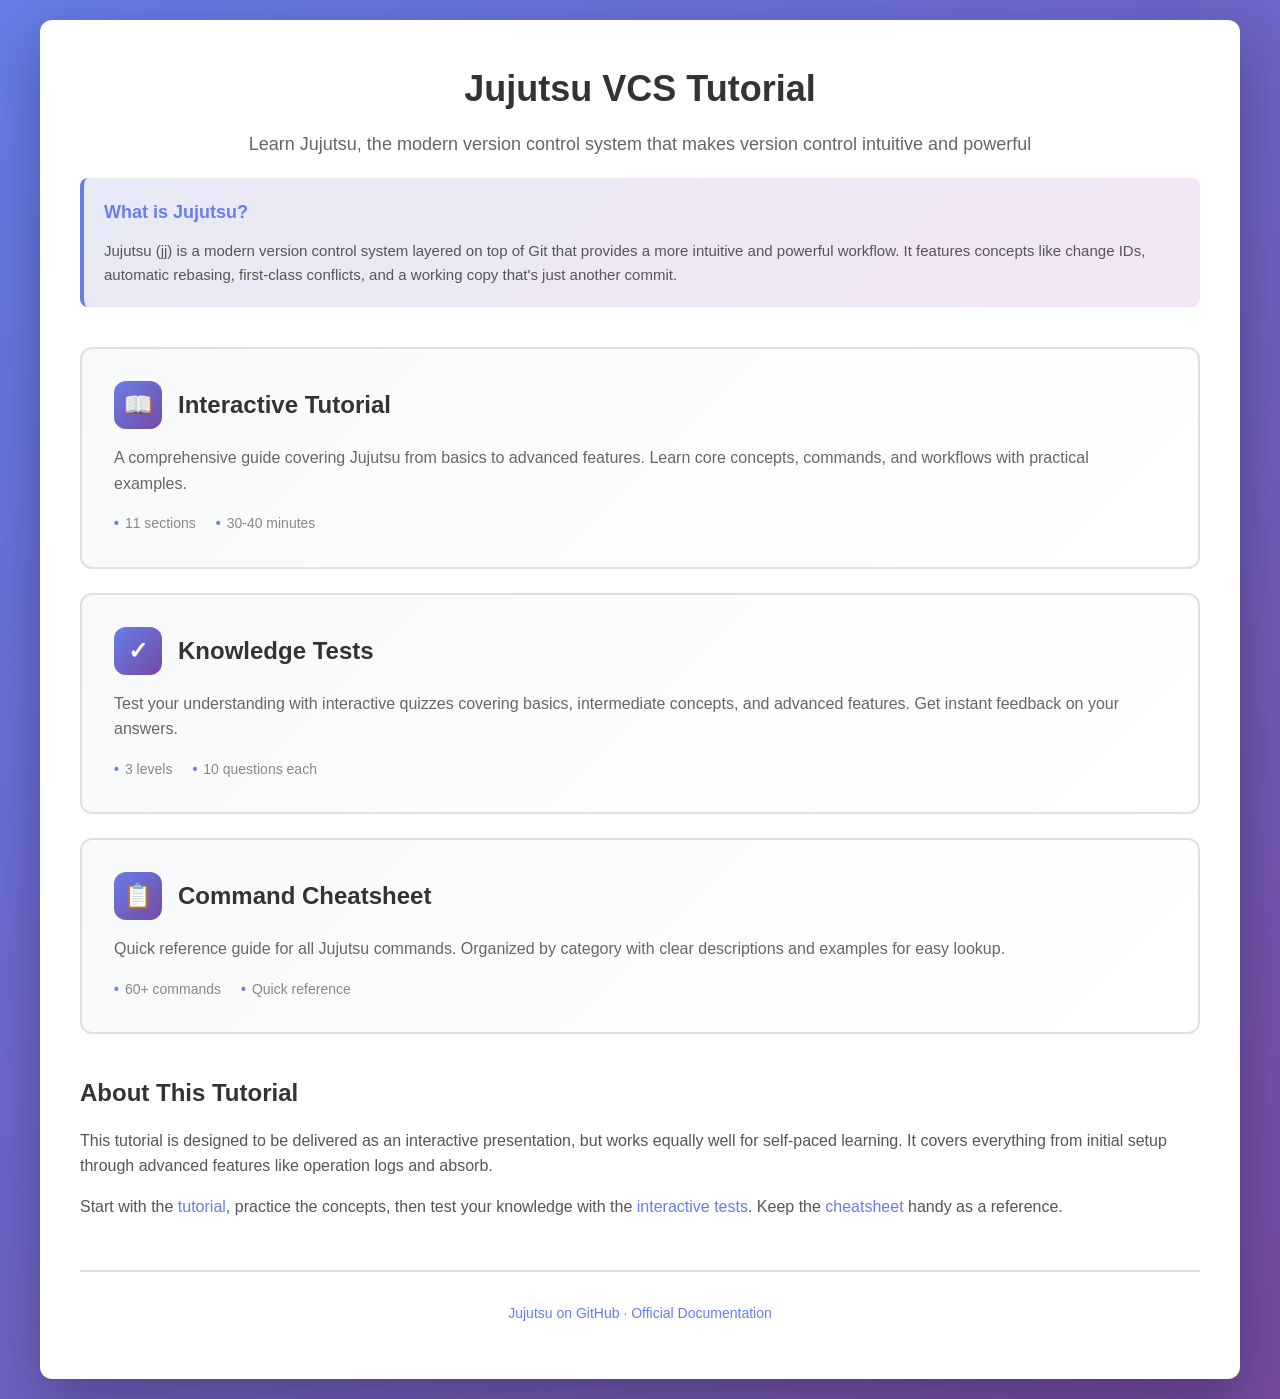
<file: index.html>
<!DOCTYPE html>
<html lang="en">
<head>
    <meta charset="UTF-8">
    <meta name="viewport" content="width=device-width, initial-scale=1.0">
    <title>Jujutsu VCS Tutorial</title>
    <link rel="stylesheet" href="assets/style.css">
</head>
<body>
    <div class="container">
        <div class="page-header">
            <h1 class="page-title">Jujutsu VCS Tutorial</h1>
            <p class="page-subtitle">
                Learn Jujutsu, the modern version control system that makes version control intuitive and powerful
            </p>
        </div>

        <div class="info-box">
            <h3>What is Jujutsu?</h3>
            <p>
                Jujutsu (jj) is a modern version control system layered on top of Git that provides
                a more intuitive and powerful workflow. It features concepts like change IDs,
                automatic rebasing, first-class conflicts, and a working copy that's just another commit.
            </p>
        </div>

        <div class="grid">
            <a href="tutorial.html" class="card" style="text-decoration: none; color: inherit;">
                <div class="card-header">
                    <div class="card-icon">📖</div>
                    <h2 class="card-title">Interactive Tutorial</h2>
                </div>
                <p class="card-description">
                    A comprehensive guide covering Jujutsu from basics to advanced features.
                    Learn core concepts, commands, and workflows with practical examples.
                </p>
                <div class="card-meta">
                    <span class="card-meta-item">11 sections</span>
                    <span class="card-meta-item">30-40 minutes</span>
                </div>
            </a>

            <a href="tests/index.html" class="card" style="text-decoration: none; color: inherit;">
                <div class="card-header">
                    <div class="card-icon">✓</div>
                    <h2 class="card-title">Knowledge Tests</h2>
                </div>
                <p class="card-description">
                    Test your understanding with interactive quizzes covering basics,
                    intermediate concepts, and advanced features. Get instant feedback
                    on your answers.
                </p>
                <div class="card-meta">
                    <span class="card-meta-item">3 levels</span>
                    <span class="card-meta-item">10 questions each</span>
                </div>
            </a>

            <a href="tests/cheatsheet.html" class="card" style="text-decoration: none; color: inherit;">
                <div class="card-header">
                    <div class="card-icon">📋</div>
                    <h2 class="card-title">Command Cheatsheet</h2>
                </div>
                <p class="card-description">
                    Quick reference guide for all Jujutsu commands. Organized by category
                    with clear descriptions and examples for easy lookup.
                </p>
                <div class="card-meta">
                    <span class="card-meta-item">60+ commands</span>
                    <span class="card-meta-item">Quick reference</span>
                </div>
            </a>
        </div>

        <div class="section">
            <h2>About This Tutorial</h2>
            <p>
                This tutorial is designed to be delivered as an interactive presentation,
                but works equally well for self-paced learning. It covers everything from
                initial setup through advanced features like operation logs and absorb.
            </p>
            <p>
                Start with the <a href="tutorial.html">tutorial</a>, practice the concepts,
                then test your knowledge with the <a href="tests/index.html">interactive tests</a>.
                Keep the <a href="tests/cheatsheet.html">cheatsheet</a> handy as a reference.
            </p>
        </div>

        <div class="section" style="text-align: center; margin-top: 50px; padding-top: 30px; border-top: 2px solid #e0e0e0;">
            <p style="color: #888; font-size: 14px;">
                <a href="https://github.com/martinvonz/jj" style="color: #667eea;">Jujutsu on GitHub</a>
                ·
                <a href="https://martinvonz.github.io/jj/" style="color: #667eea;">Official Documentation</a>
            </p>
        </div>
    </div>
</body>
</html>
</file>
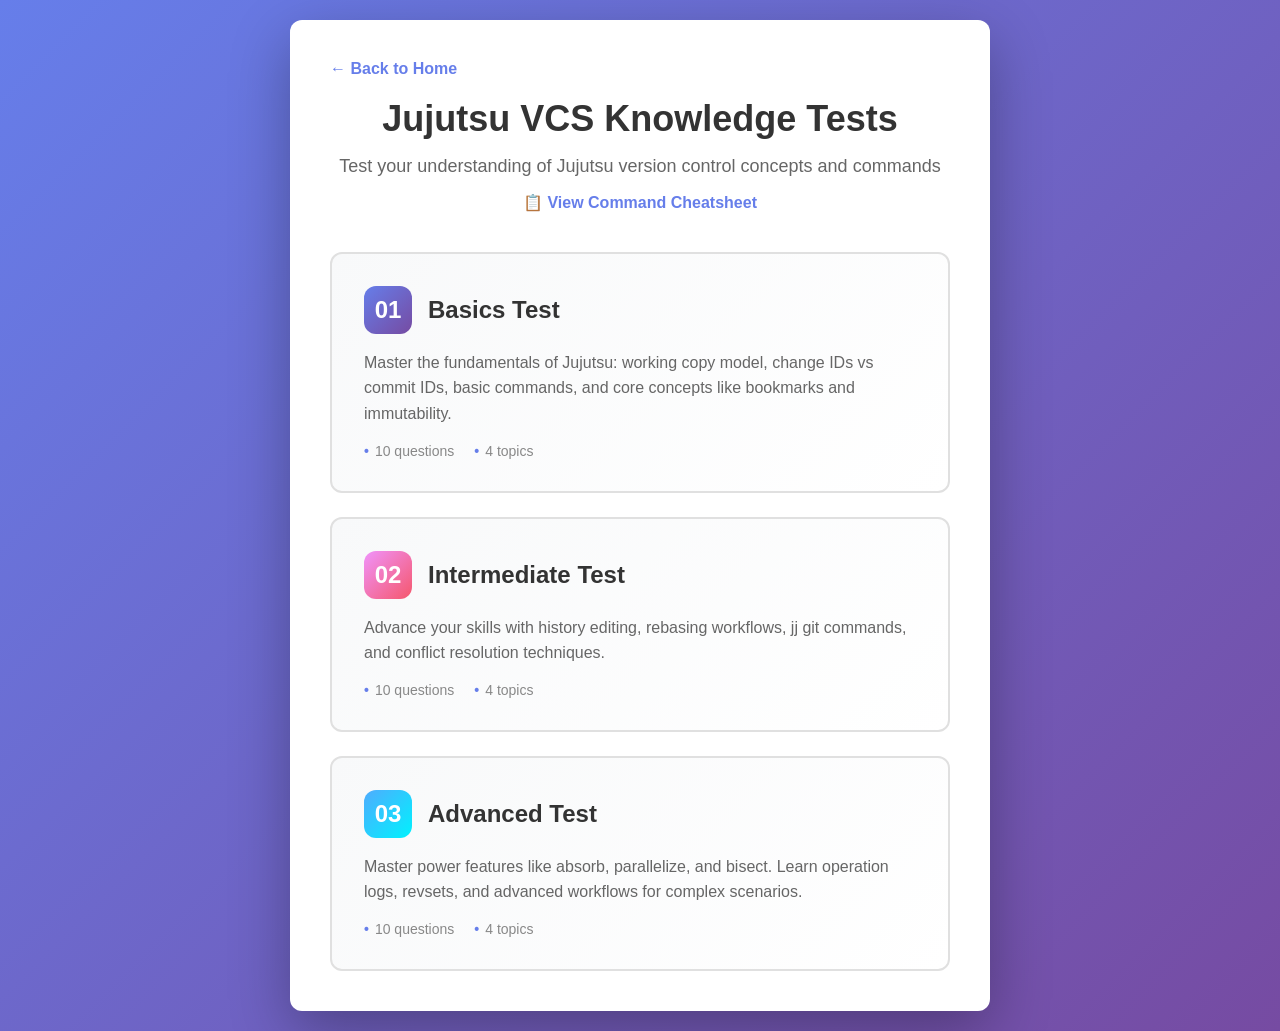
<file: tests/index.html>
<!DOCTYPE html>
<html lang="en">
<head>
    <meta charset="UTF-8">
    <meta name="viewport" content="width=device-width, initial-scale=1.0">
    <title>Jujutsu VCS Tests</title>
    <link rel="stylesheet" href="quiz.css">
    <style>
        .test-grid {
            display: grid;
            gap: 24px;
            margin-top: 40px;
        }

        .test-card {
            background: linear-gradient(135deg, #f8f9fa 0%, #ffffff 100%);
            border: 2px solid #e0e0e0;
            border-radius: 12px;
            padding: 32px;
            cursor: pointer;
            transition: all 0.3s ease;
            text-decoration: none;
            color: inherit;
            display: block;
        }

        .test-card:hover {
            transform: translateY(-4px);
            box-shadow: 0 12px 24px rgba(102, 126, 234, 0.2);
            border-color: #667eea;
        }

        .test-card-header {
            display: flex;
            align-items: center;
            gap: 16px;
            margin-bottom: 16px;
        }

        .test-icon {
            width: 48px;
            height: 48px;
            border-radius: 12px;
            display: flex;
            align-items: center;
            justify-content: center;
            font-size: 24px;
            font-weight: 700;
            color: white;
            flex-shrink: 0;
        }

        .test-icon.basics {
            background: linear-gradient(135deg, #667eea 0%, #764ba2 100%);
        }

        .test-icon.intermediate {
            background: linear-gradient(135deg, #f093fb 0%, #f5576c 100%);
        }

        .test-icon.advanced {
            background: linear-gradient(135deg, #4facfe 0%, #00f2fe 100%);
        }

        .test-title {
            font-size: 24px;
            font-weight: 700;
            color: #333;
            margin: 0;
        }

        .test-description {
            color: #666;
            font-size: 16px;
            line-height: 1.6;
            margin-bottom: 16px;
        }

        .test-meta {
            display: flex;
            gap: 20px;
            font-size: 14px;
            color: #888;
        }

        .test-meta-item {
            display: flex;
            align-items: center;
            gap: 6px;
        }

        .test-meta-item::before {
            content: "•";
            color: #667eea;
            font-weight: 700;
        }

        .page-header {
            text-align: center;
            margin-bottom: 20px;
        }

        .page-title {
            font-size: 36px;
            font-weight: 700;
            color: #333;
            margin-bottom: 12px;
        }

        .page-subtitle {
            font-size: 18px;
            color: #666;
            line-height: 1.6;
        }

        .info-box {
            background: linear-gradient(135deg, #e8eaf6 0%, #f3e5f5 100%);
            border-left: 4px solid #667eea;
            border-radius: 8px;
            padding: 20px;
            margin-top: 40px;
        }

        .info-box h3 {
            color: #667eea;
            font-size: 18px;
            margin-bottom: 12px;
        }

        .info-box p {
            color: #555;
            font-size: 15px;
            line-height: 1.6;
            margin: 0;
        }

        .info-box ul {
            margin: 12px 0 0 20px;
            color: #555;
            font-size: 15px;
            line-height: 1.8;
        }
    </style>
</head>
<body>
    <div class="container">
        <p style="margin-bottom: 20px;">
            <a href="../index.html" style="color: #667eea; text-decoration: none; font-weight: 600;">← Back to Home</a>
        </p>
        <div class="page-header">
            <h1 class="page-title">Jujutsu VCS Knowledge Tests</h1>
            <p class="page-subtitle">Test your understanding of Jujutsu version control concepts and commands</p>
            <p style="margin-top: 12px;">
                <a href="cheatsheet.html" style="color: #667eea; text-decoration: none; font-weight: 600;">📋 View Command Cheatsheet</a>
            </p>
        </div>

        <div class="test-grid">
            <a href="01-basics.html" class="test-card">
                <div class="test-card-header">
                    <div class="test-icon basics">01</div>
                    <h2 class="test-title">Basics Test</h2>
                </div>
                <p class="test-description">
                    Master the fundamentals of Jujutsu: working copy model, change IDs vs commit IDs,
                    basic commands, and core concepts like bookmarks and immutability.
                </p>
                <div class="test-meta">
                    <span class="test-meta-item">10 questions</span>
                    <span class="test-meta-item">4 topics</span>
                </div>
            </a>

            <a href="02-intermediate.html" class="test-card">
                <div class="test-card-header">
                    <div class="test-icon intermediate">02</div>
                    <h2 class="test-title">Intermediate Test</h2>
                </div>
                <p class="test-description">
                    Advance your skills with history editing, rebasing workflows, jj git commands,
                    and conflict resolution techniques.
                </p>
                <div class="test-meta">
                    <span class="test-meta-item">10 questions</span>
                    <span class="test-meta-item">4 topics</span>
                </div>
            </a>

            <a href="03-advanced.html" class="test-card">
                <div class="test-card-header">
                    <div class="test-icon advanced">03</div>
                    <h2 class="test-title">Advanced Test</h2>
                </div>
                <p class="test-description">
                    Master power features like absorb, parallelize, and bisect. Learn operation logs,
                    revsets, and advanced workflows for complex scenarios.
                </p>
                <div class="test-meta">
                    <span class="test-meta-item">10 questions</span>
                    <span class="test-meta-item">4 topics</span>
                </div>
            </a>
        </div>
    </div>
</body>
</html>
</file>
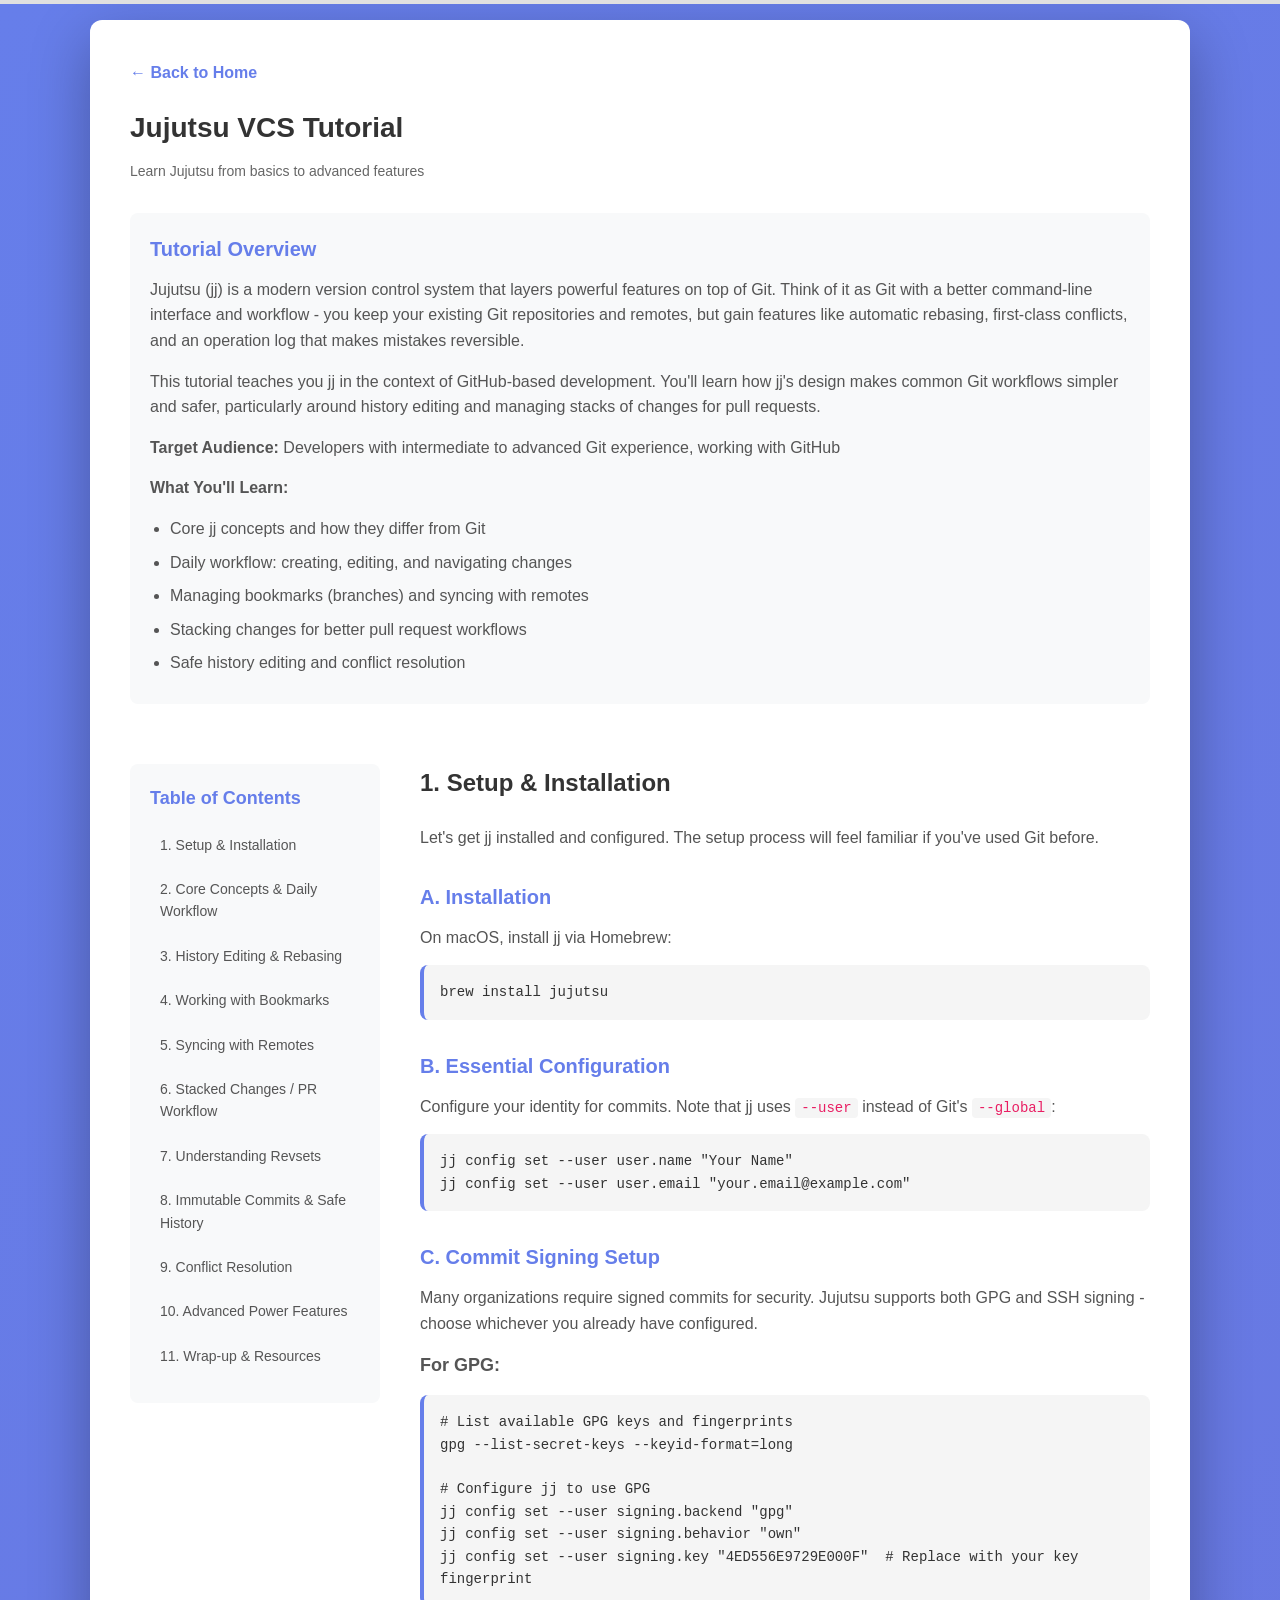
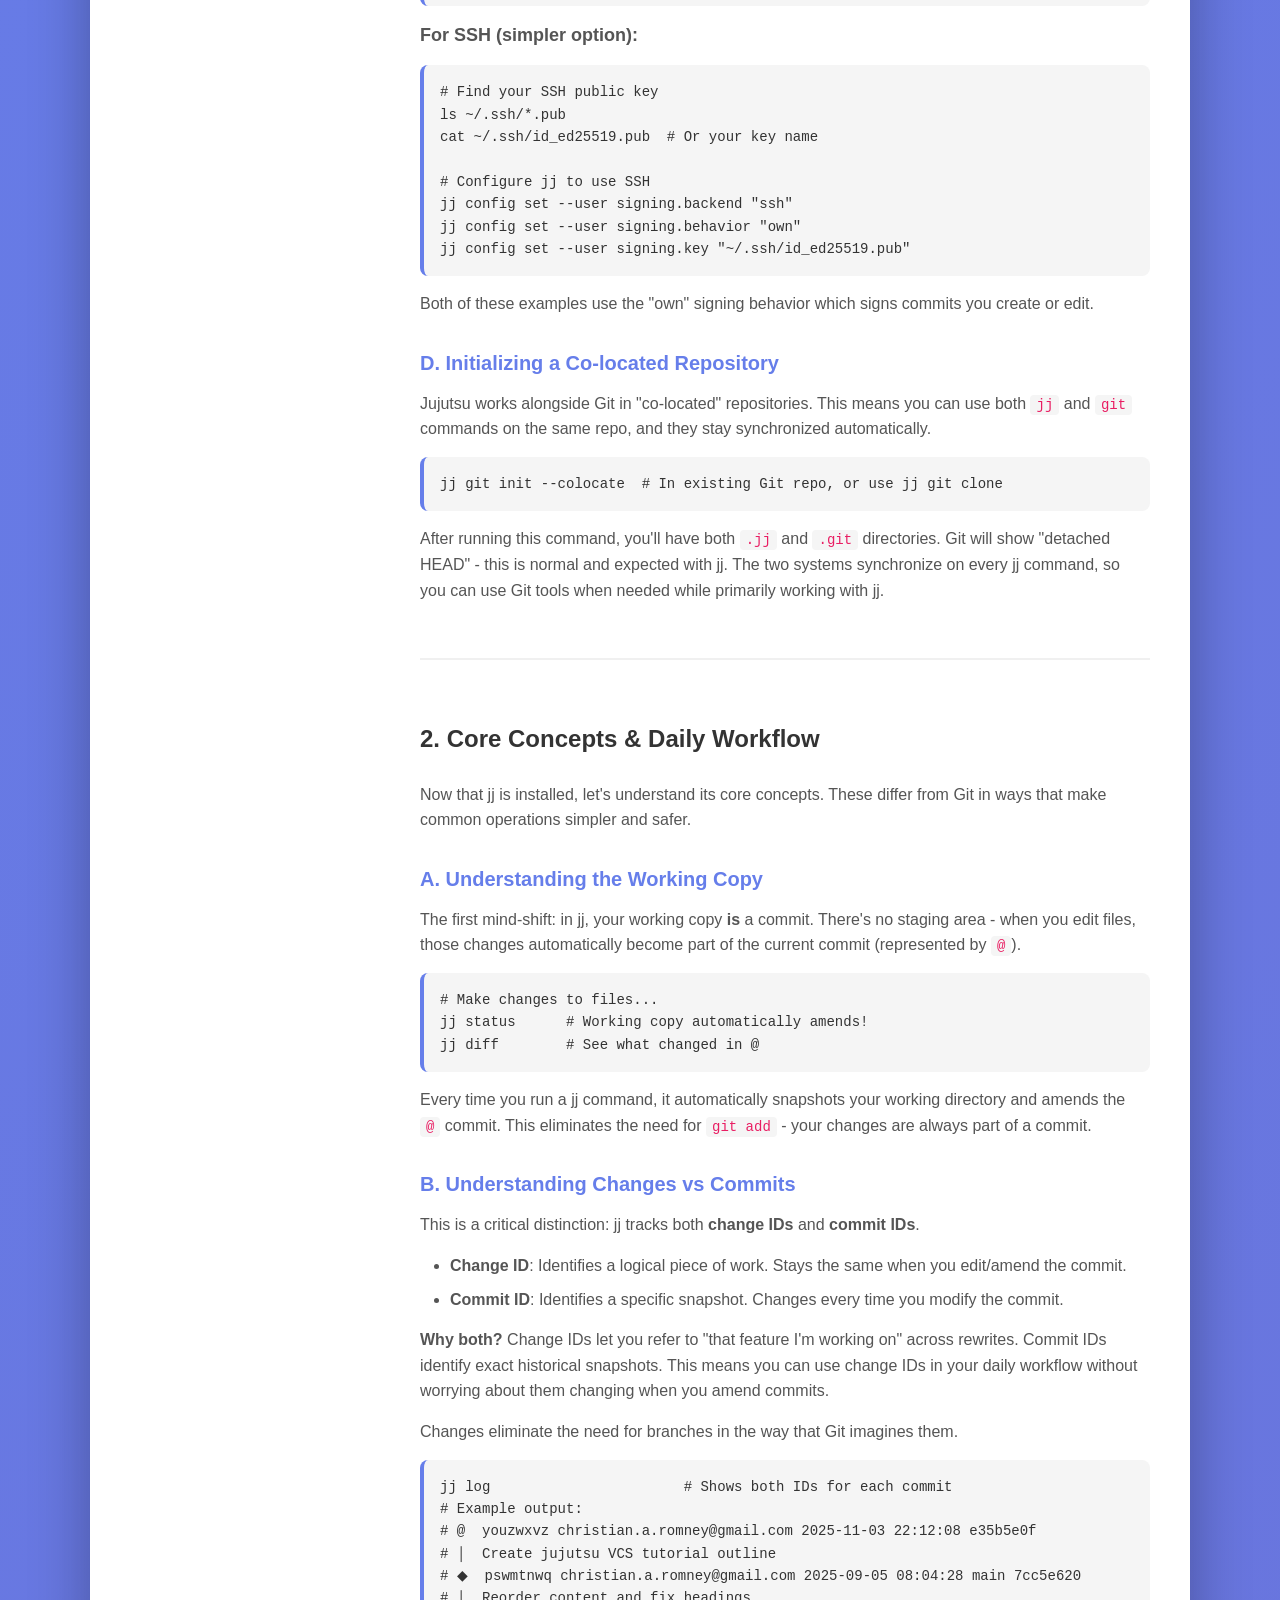
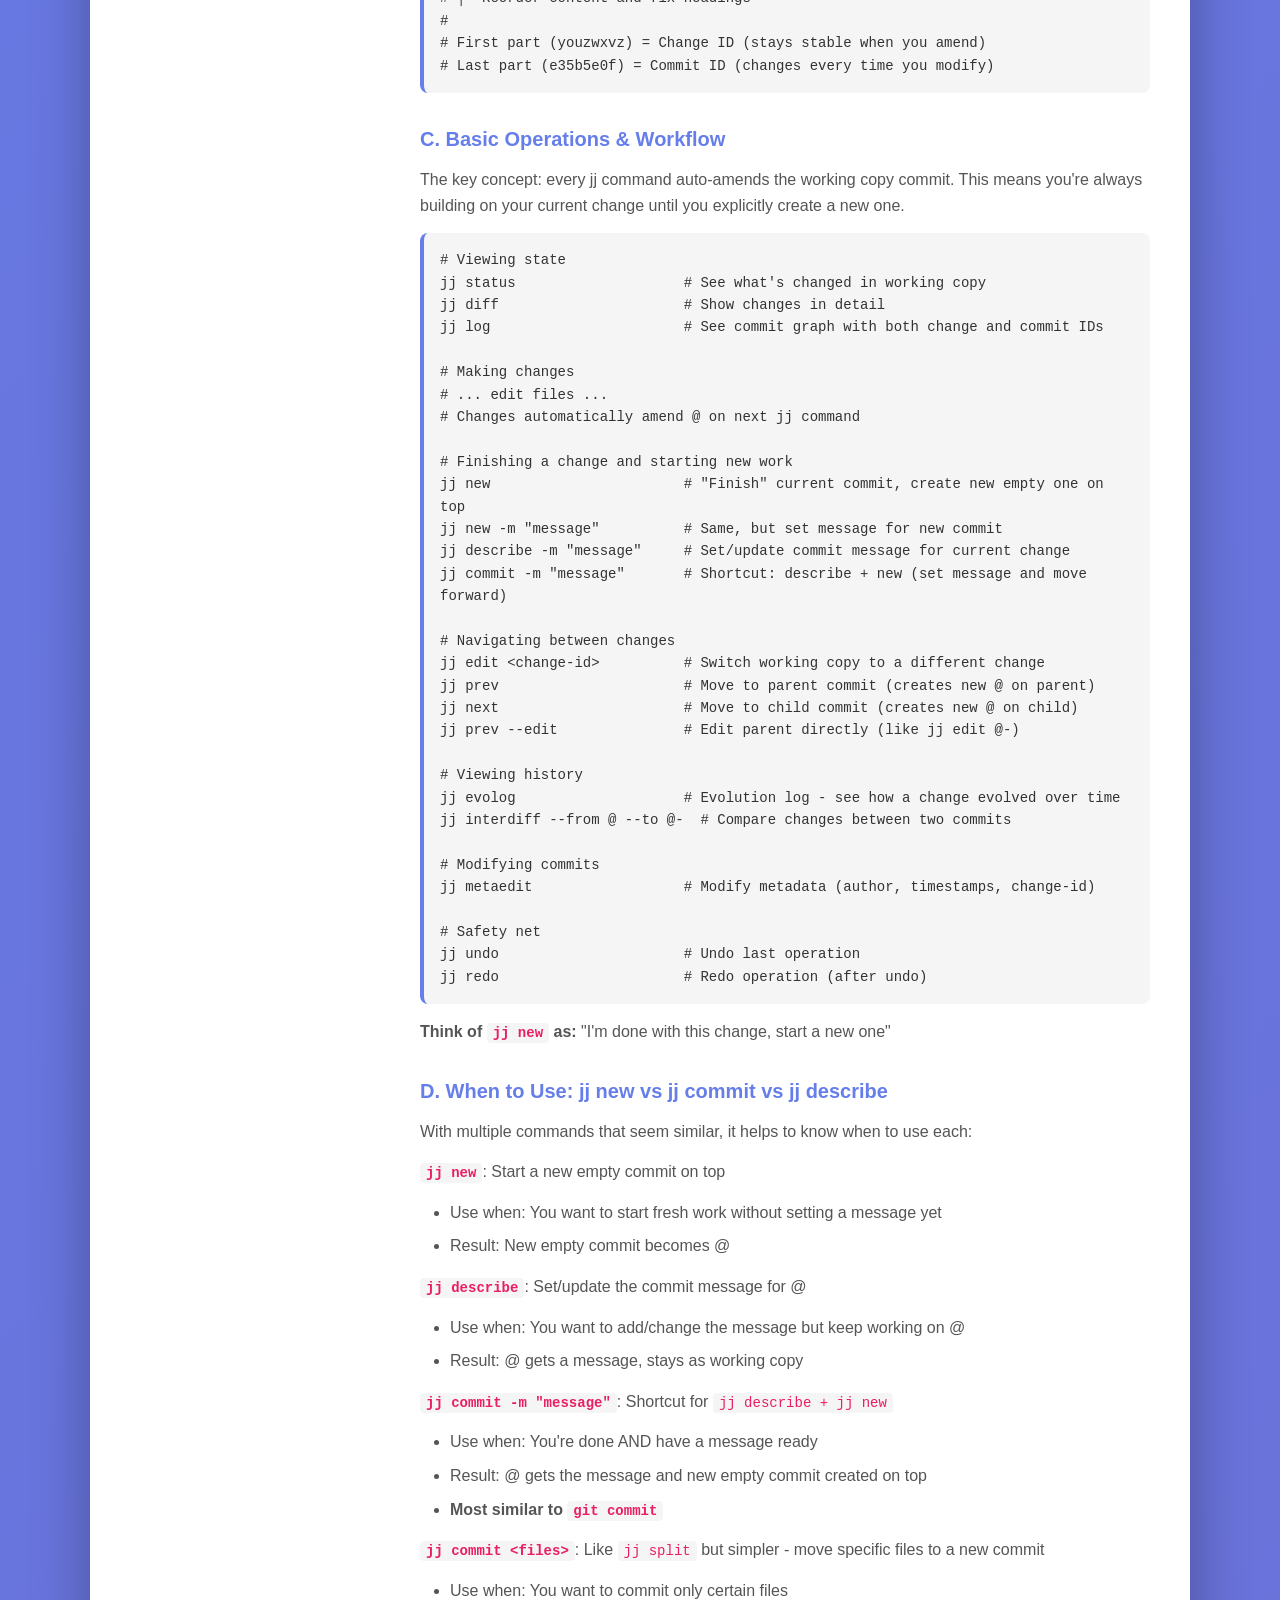
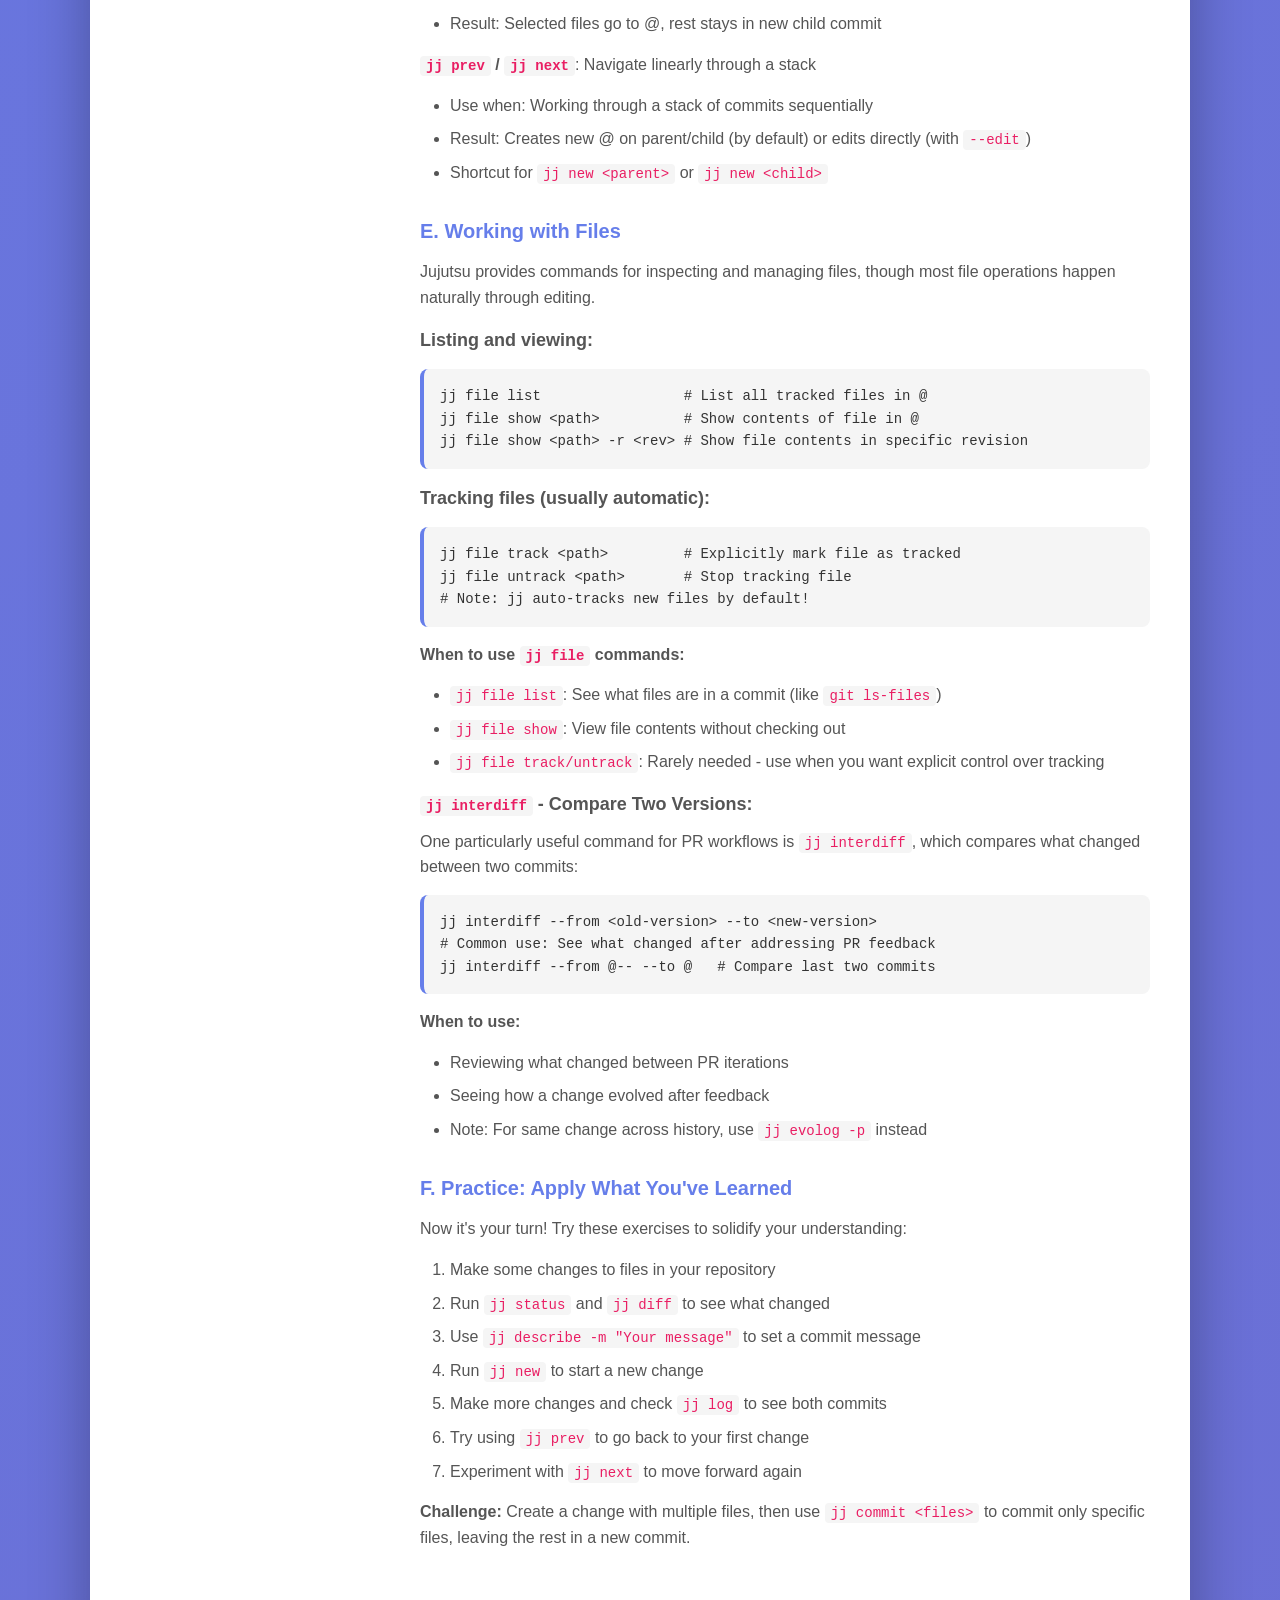
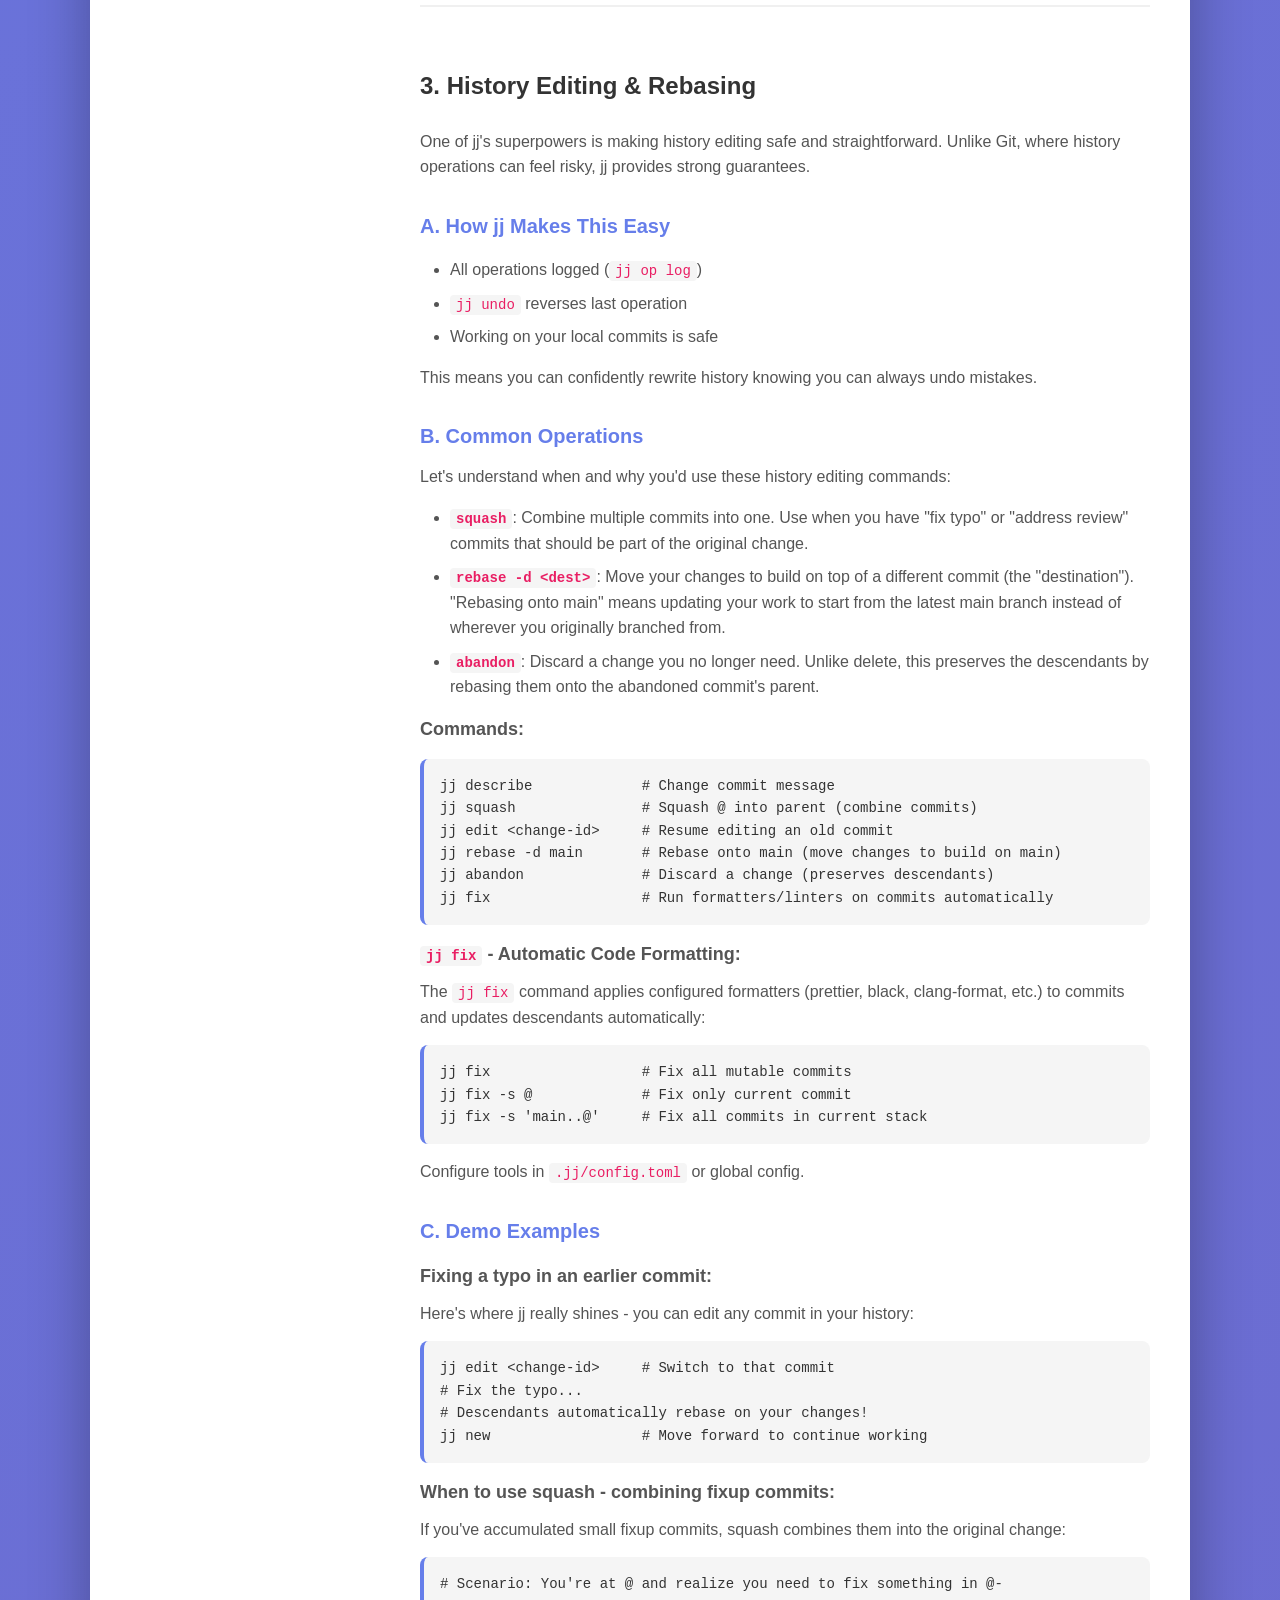
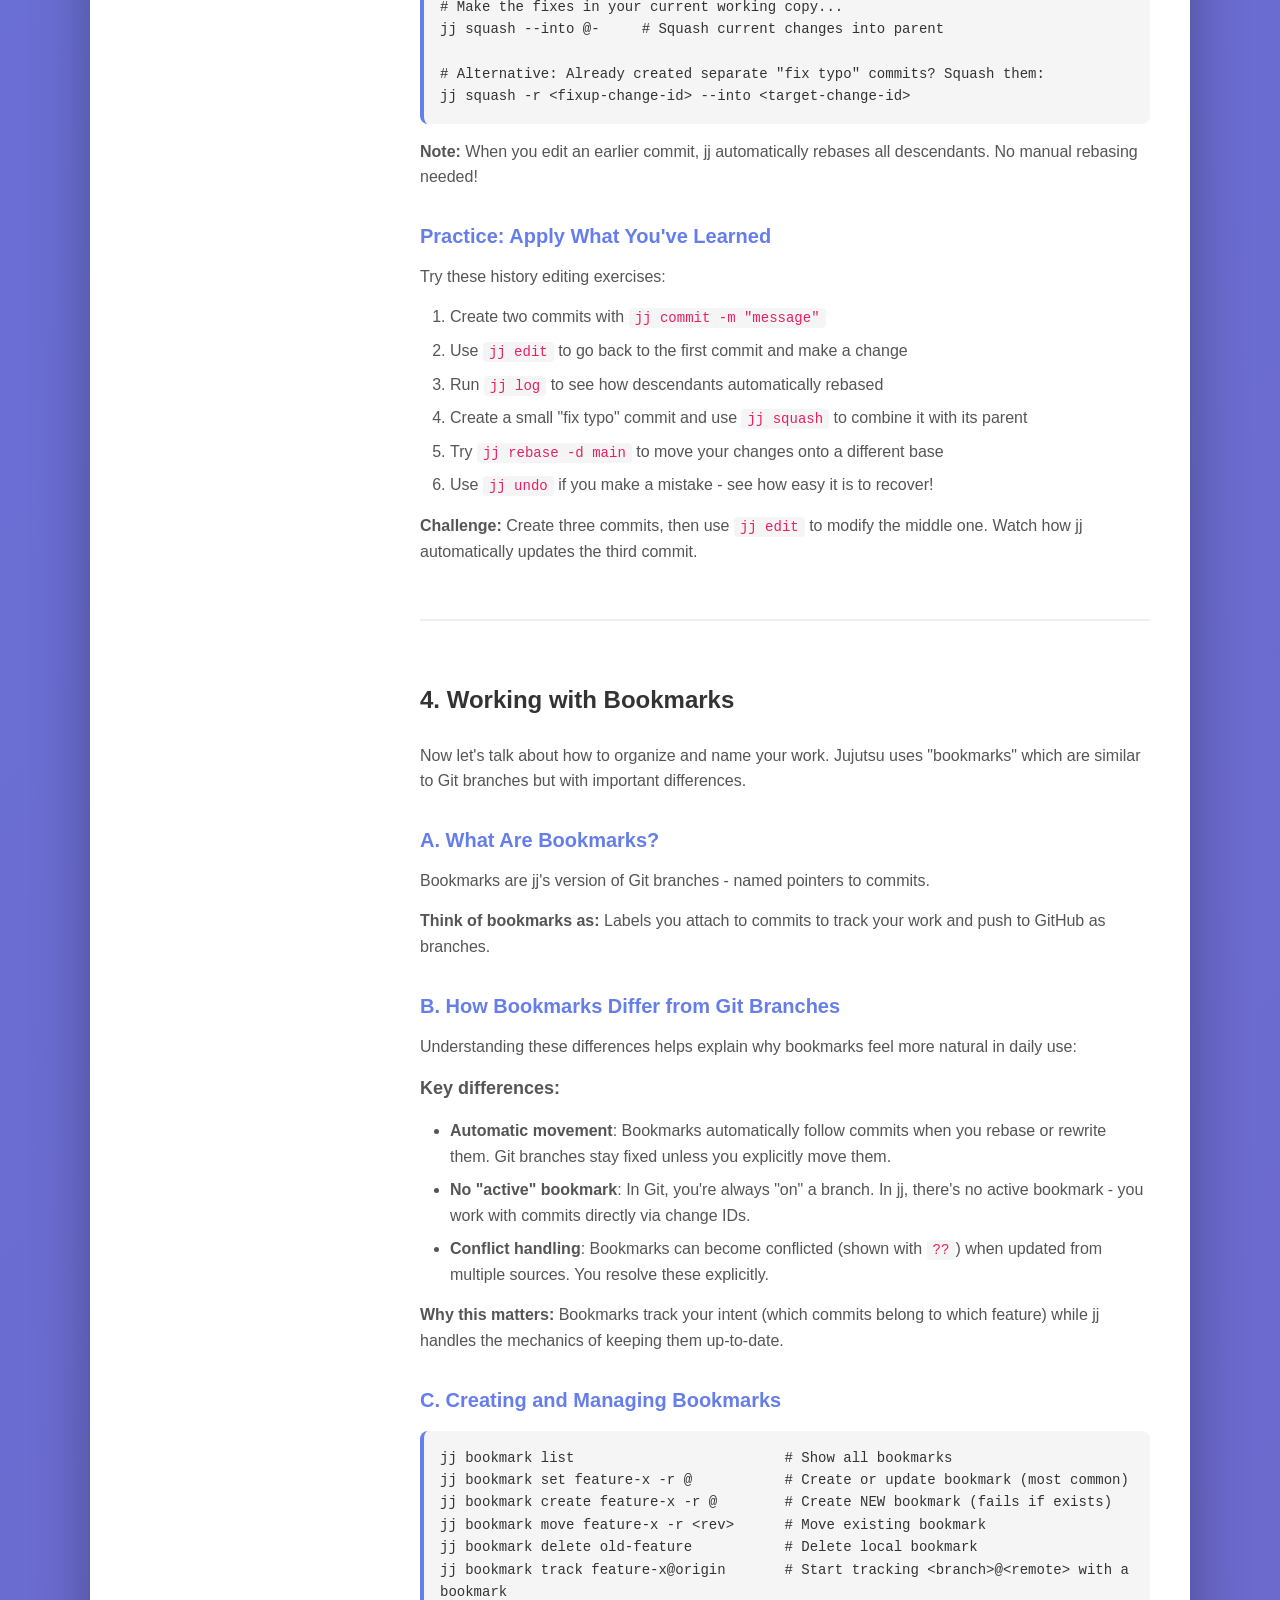
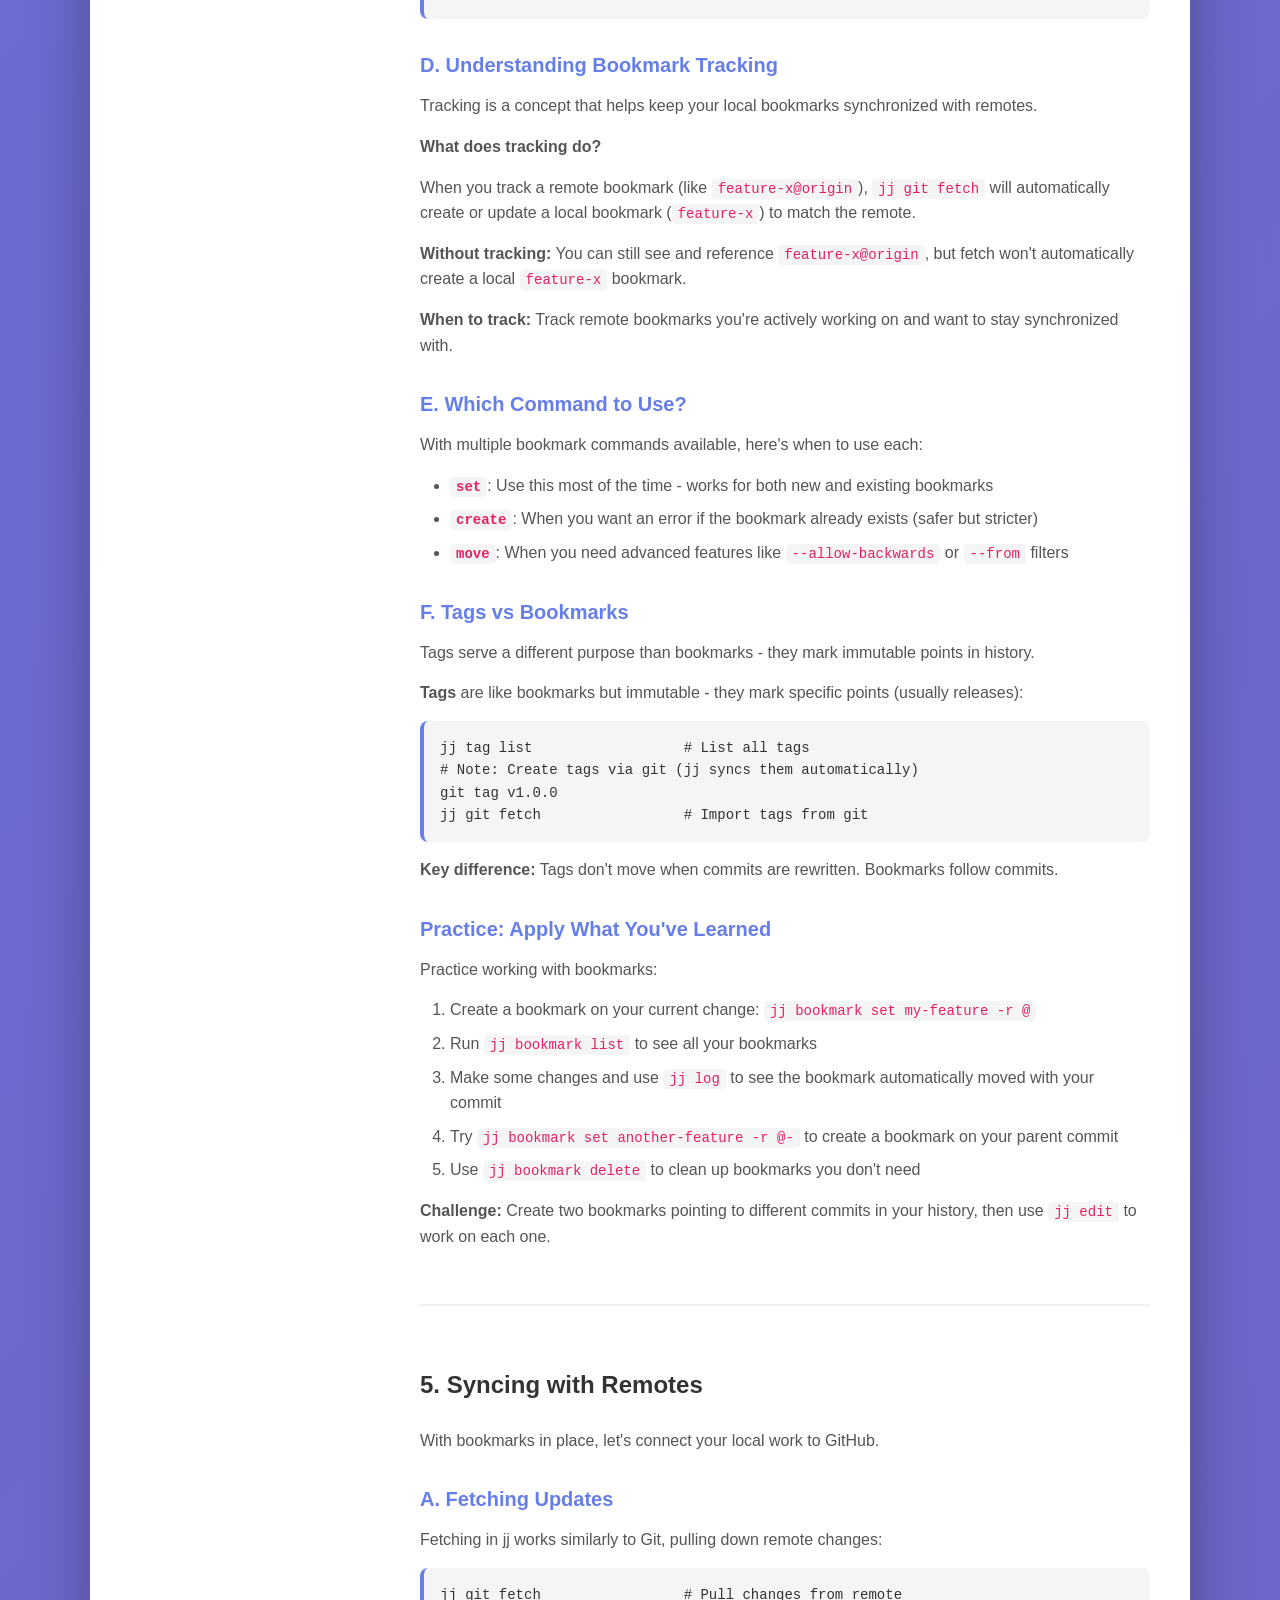
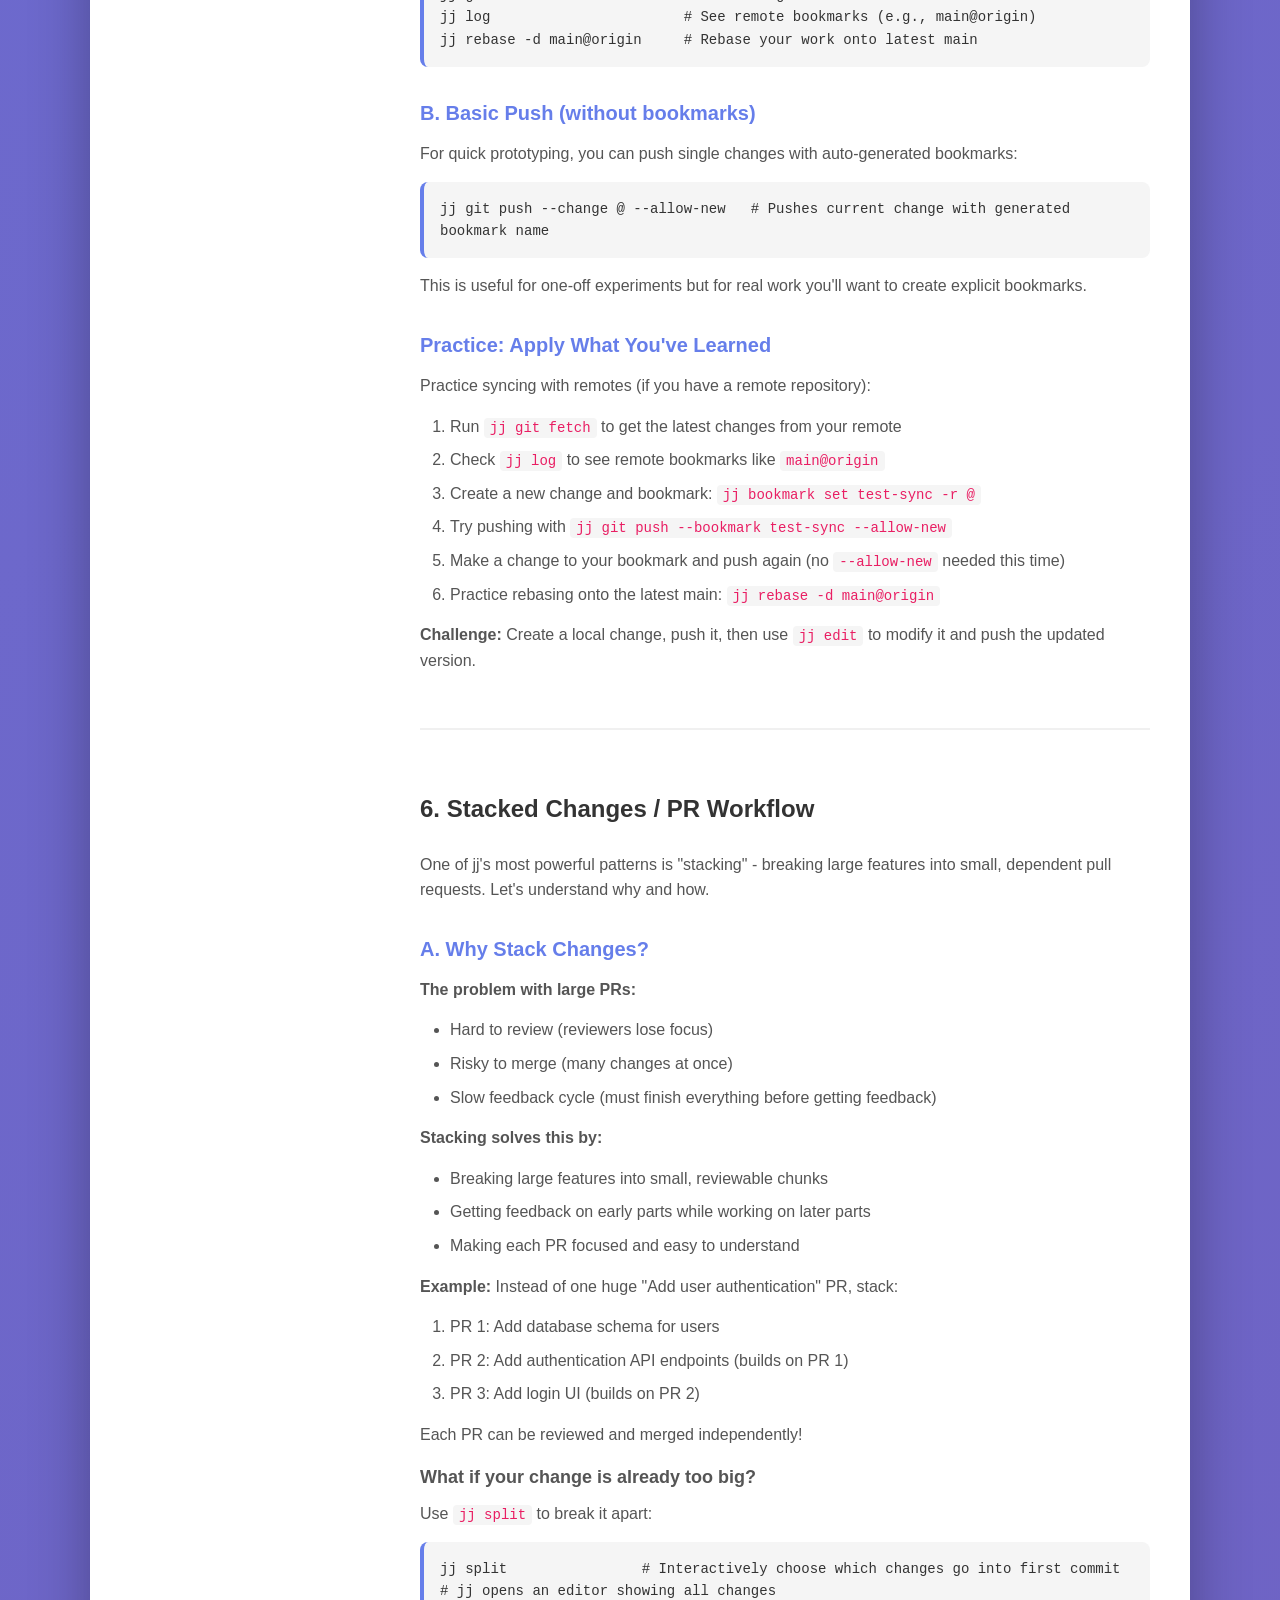
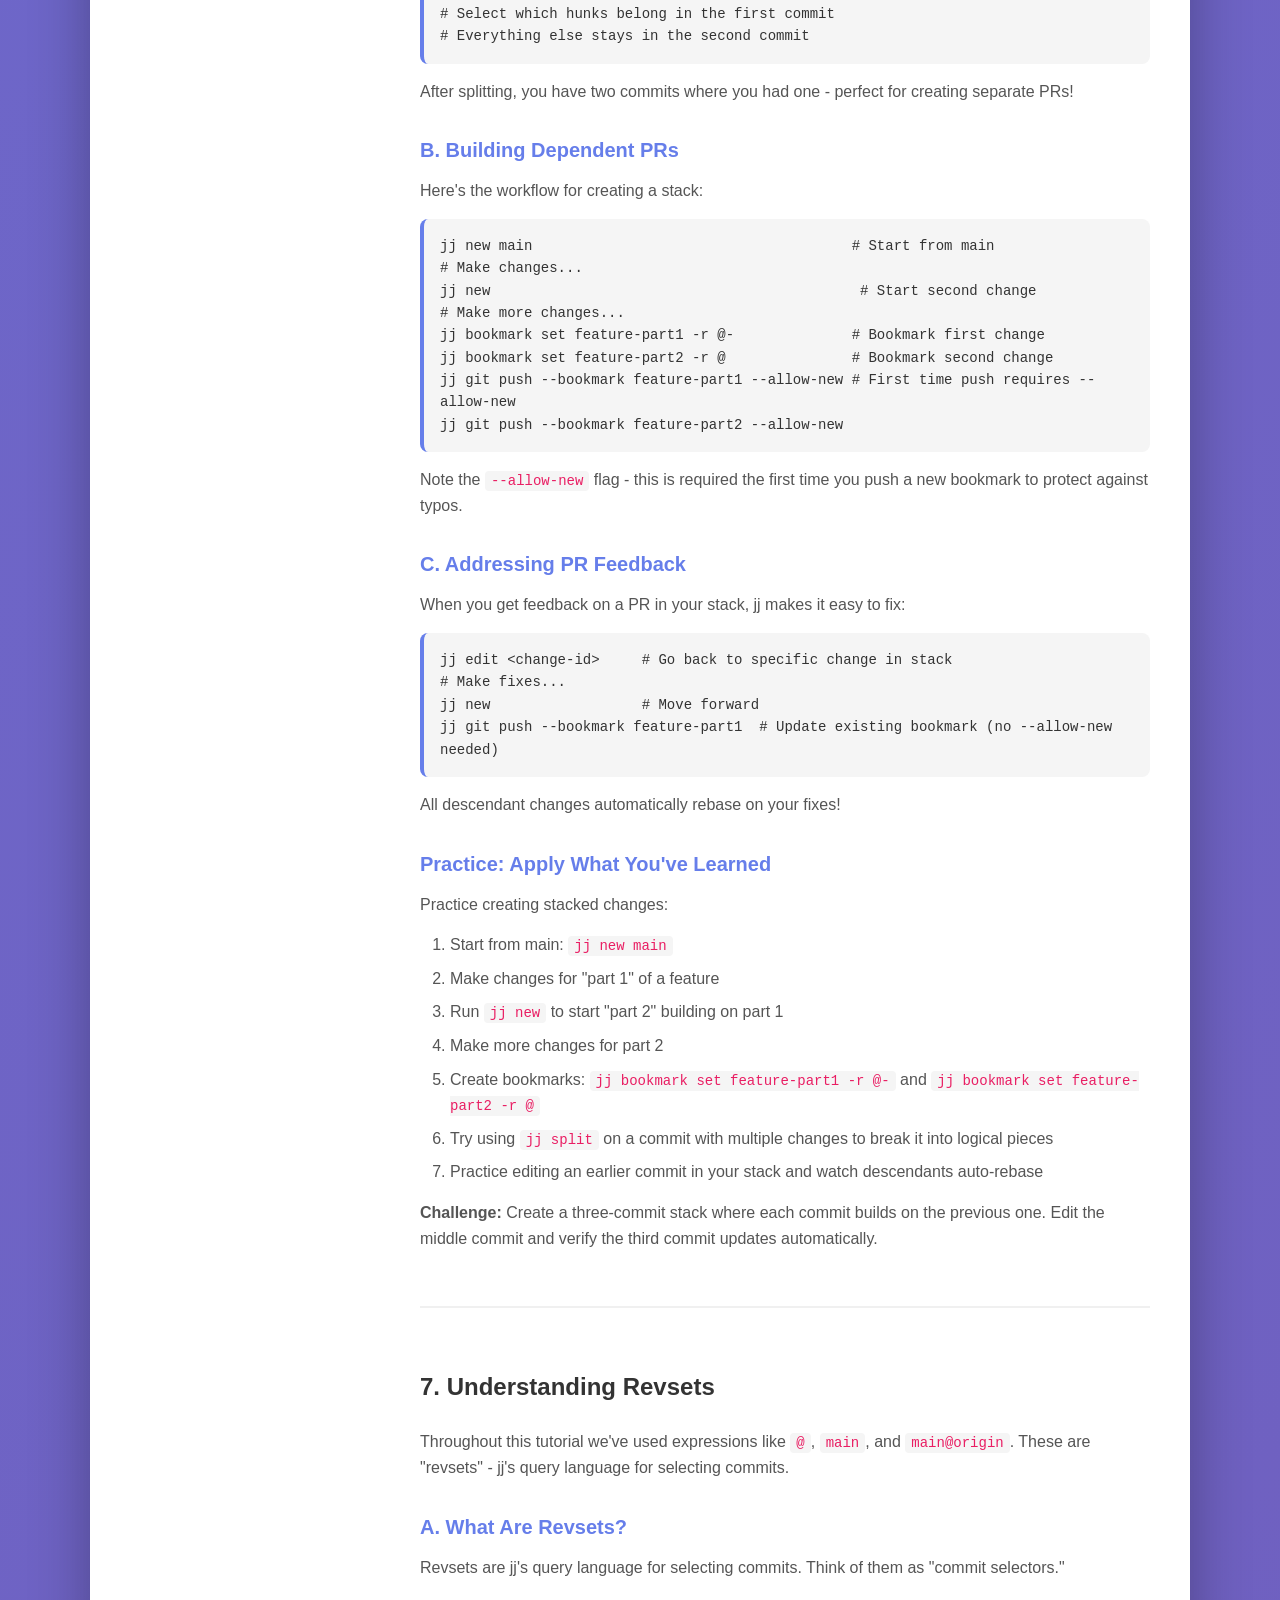
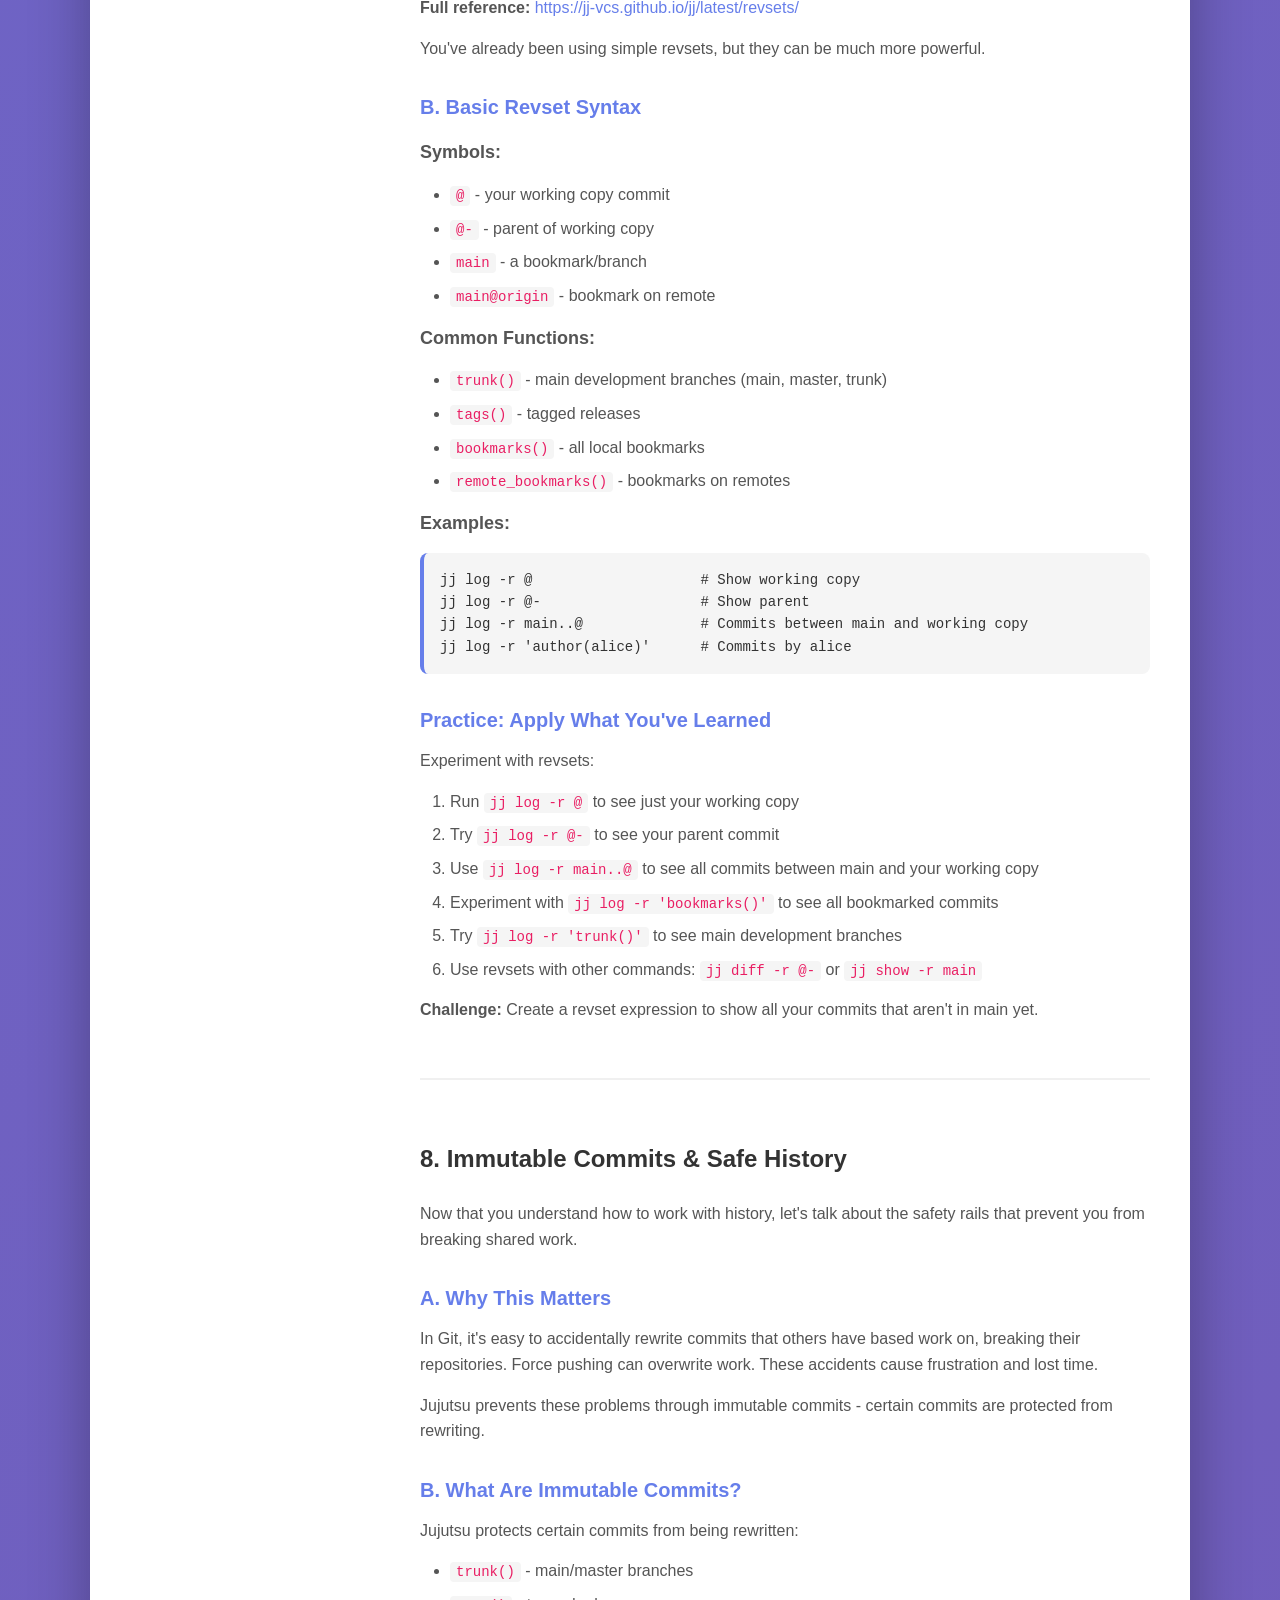
<file: tutorial.html>
<!DOCTYPE html>
<html lang="en">
<head>
    <meta charset="UTF-8">
    <meta name="viewport" content="width=device-width, initial-scale=1.0">
    <title>Jujutsu VCS Tutorial</title>
    <link rel="stylesheet" href="assets/style.css">
    <style>
        .tutorial-container {
            max-width: 1100px;
        }

        .command-example {
            background: #f5f5f5;
            padding: 16px;
            border-radius: 8px;
            margin: 15px 0;
            border-left: 4px solid #667eea;
            font-family: 'Monaco', 'Menlo', 'Courier New', monospace;
            font-size: 14px;
            overflow-x: auto;
            white-space: pre-wrap;
            transition: transform 0.2s ease, box-shadow 0.2s ease;
        }

        .command-example:hover {
            transform: translateX(4px);
            box-shadow: -4px 0 8px rgba(102, 126, 234, 0.1);
        }

        .command-example code {
            background: none;
            padding: 0;
            color: #333;
        }

        .section-content {
            margin-bottom: 60px;
            padding-bottom: 40px;
            border-bottom: 2px solid #f0f0f0;
            animation: fadeInUp 0.6s ease-out;
        }

        .section-content:last-child {
            border-bottom: none;
        }

        .section-content:nth-child(even) {
            animation-delay: 0.1s;
        }

        @keyframes fadeInUp {
            from {
                opacity: 0;
                transform: translateY(20px);
            }
            to {
                opacity: 1;
                transform: translateY(0);
            }
        }

        .subsection {
            margin-top: 30px;
        }

        .section-content h2 {
            position: relative;
            padding-bottom: 8px;
        }

        .section-content h2::after {
            content: '';
            position: absolute;
            bottom: 0;
            left: 0;
            width: 0;
            height: 3px;
            background: linear-gradient(90deg, #667eea 0%, #764ba2 100%);
            transition: width 0.6s ease;
        }

        .section-content:hover h2::after {
            width: 100%;
        }

        table {
            width: 100%;
            border-collapse: collapse;
            margin: 20px 0;
            font-size: 14px;
        }

        table th {
            background: linear-gradient(135deg, #667eea 0%, #764ba2 100%);
            color: white;
            padding: 12px;
            text-align: left;
            font-weight: 600;
        }

        table td {
            padding: 12px;
            border-bottom: 1px solid #e0e0e0;
        }

        table tbody tr:hover {
            background: #f8f9fa;
        }

        table code {
            font-size: 13px;
        }

        .tutorial-meta {
            background: #f8f9fa;
            padding: 20px;
            border-radius: 8px;
            margin-bottom: 30px;
        }

        .tutorial-meta h3 {
            margin-top: 0;
            color: #667eea;
        }

        .tutorial-meta ul {
            margin: 10px 0 0 20px;
        }

        /* Tutorial layout with sidebar */
        .tutorial-layout {
            display: flex;
            gap: 40px;
            align-items: flex-start;
        }

        .tutorial-sidebar {
            width: 250px;
            flex-shrink: 0;
            position: sticky;
            top: 20px;
            align-self: flex-start;
        }

        .tutorial-content {
            flex: 1;
            min-width: 0;
        }

        /* TOC in sidebar */
        .toc {
            background: #f8f9fa;
            border-radius: 8px;
            padding: 20px;
            transition: box-shadow 0.3s ease;
        }

        .toc h2 {
            font-size: 18px;
            margin-top: 0;
            margin-bottom: 15px;
            color: #667eea;
        }

        .toc ul {
            margin: 0;
            padding: 0;
            list-style: none;
        }

        .toc li {
            margin-bottom: 10px;
        }

        .toc a {
            color: #555;
            font-size: 14px;
            font-weight: 500;
            text-decoration: none;
            display: block;
            padding: 6px 10px;
            border-radius: 4px;
            transition: all 0.2s ease;
        }

        .toc a:hover {
            background: #e8eaf6;
            color: #667eea;
            transform: translateX(4px);
        }

        /* Responsive: hide sidebar on smaller screens */
        @media (max-width: 1024px) {
            .tutorial-sidebar {
                display: none;
            }

            .tutorial-layout {
                display: block;
            }
        }

        /* Scroll progress bar */
        .scroll-progress {
            position: fixed;
            top: 0;
            left: 0;
            right: 0;
            height: 4px;
            background: #e0e0e0;
            z-index: 9999;
        }

        .scroll-progress-bar {
            height: 100%;
            background: linear-gradient(90deg, #667eea 0%, #764ba2 100%);
            width: 0%;
            transition: width 0.1s ease;
        }

        /* Back to top button */
        .back-to-top {
            position: fixed;
            bottom: 30px;
            right: 30px;
            background: linear-gradient(135deg, #667eea 0%, #764ba2 100%);
            color: white;
            width: 50px;
            height: 50px;
            border-radius: 50%;
            display: flex;
            align-items: center;
            justify-content: center;
            cursor: pointer;
            opacity: 0;
            pointer-events: none;
            transition: opacity 0.3s ease, transform 0.2s ease;
            z-index: 1000;
            box-shadow: 0 4px 12px rgba(102, 126, 234, 0.4);
            font-size: 24px;
            text-decoration: none;
        }

        .back-to-top.visible {
            opacity: 1;
            pointer-events: auto;
        }

        .back-to-top:hover {
            transform: translateY(-3px);
            box-shadow: 0 6px 16px rgba(102, 126, 234, 0.5);
        }
    </style>
</head>
<body>
    <div class="container tutorial-container">
        <a href="index.html" class="back-link">Back to Home</a>

        <h1>Jujutsu VCS Tutorial</h1>
        <p class="subtitle">Learn Jujutsu from basics to advanced features</p>

        <div class="tutorial-meta">
            <h3>Tutorial Overview</h3>
            <p>
                Jujutsu (jj) is a modern version control system that layers powerful features on top of Git.
                Think of it as Git with a better command-line interface and workflow - you keep your existing
                Git repositories and remotes, but gain features like automatic rebasing, first-class conflicts,
                and an operation log that makes mistakes reversible.
            </p>
            <p>
                This tutorial teaches you jj in the context of GitHub-based development. You'll learn how jj's
                design makes common Git workflows simpler and safer, particularly around history editing and
                managing stacks of changes for pull requests.
            </p>
            <p><strong>Target Audience:</strong> Developers with intermediate to advanced Git experience, working with GitHub</p>
            <p><strong>What You'll Learn:</strong></p>
            <ul>
                <li>Core jj concepts and how they differ from Git</li>
                <li>Daily workflow: creating, editing, and navigating changes</li>
                <li>Managing bookmarks (branches) and syncing with remotes</li>
                <li>Stacking changes for better pull request workflows</li>
                <li>Safe history editing and conflict resolution</li>
            </ul>
        </div>

        <div class="tutorial-layout">
            <aside class="tutorial-sidebar">
                <div class="toc">
                    <h2>Table of Contents</h2>
                    <ul>
                        <li><a href="#setup">1. Setup & Installation</a></li>
                        <li><a href="#core-concepts">2. Core Concepts & Daily Workflow</a></li>
                        <li><a href="#history-editing">3. History Editing & Rebasing</a></li>
                        <li><a href="#bookmarks">4. Working with Bookmarks</a></li>
                        <li><a href="#remotes">5. Syncing with Remotes</a></li>
                        <li><a href="#stacked-changes">6. Stacked Changes / PR Workflow</a></li>
                        <li><a href="#revsets">7. Understanding Revsets</a></li>
                        <li><a href="#immutable">8. Immutable Commits & Safe History</a></li>
                        <li><a href="#conflicts">9. Conflict Resolution</a></li>
                        <li><a href="#advanced">10. Advanced Power Features</a></li>
                        <li><a href="#wrapup">11. Wrap-up & Resources</a></li>
                    </ul>
                </div>
            </aside>

            <div class="tutorial-content">
                <section id="setup" class="section section-content">
            <h2>1. Setup & Installation</h2>
            <p>Let's get jj installed and configured. The setup process will feel familiar if you've used Git before.</p>

            <div class="subsection">
                <h3>A. Installation</h3>
                <p>On macOS, install jj via Homebrew:</p>
                <div class="command-example"><code>brew install jujutsu</code></div>
            </div>

            <div class="subsection">
                <h3>B. Essential Configuration</h3>
                <p>Configure your identity for commits. Note that jj uses <code>--user</code> instead of Git's <code>--global</code>:</p>
                <div class="command-example"><code>jj config set --user user.name "Your Name"
jj config set --user user.email "your.email@example.com"</code></div>
            </div>

            <div class="subsection">
                <h3>C. Commit Signing Setup</h3>
                <p>Many organizations require signed commits for security. Jujutsu supports both GPG and SSH signing - choose whichever you already have configured.</p>

                <h4>For GPG:</h4>
                <div class="command-example"><code># List available GPG keys and fingerprints
gpg --list-secret-keys --keyid-format=long

# Configure jj to use GPG
jj config set --user signing.backend "gpg"
jj config set --user signing.behavior "own"
jj config set --user signing.key "4ED556E9729E000F"  # Replace with your key fingerprint</code></div>

                <h4>For SSH (simpler option):</h4>
                <div class="command-example"><code># Find your SSH public key
ls ~/.ssh/*.pub
cat ~/.ssh/id_ed25519.pub  # Or your key name

# Configure jj to use SSH
jj config set --user signing.backend "ssh"
jj config set --user signing.behavior "own"
jj config set --user signing.key "~/.ssh/id_ed25519.pub"</code></div>

                <p>Both of these examples use the "own" signing behavior which signs commits you create or edit.</p>
            </div>

            <div class="subsection">
                <h3>D. Initializing a Co-located Repository</h3>
                <p>Jujutsu works alongside Git in "co-located" repositories. This means you can use both <code>jj</code> and <code>git</code> commands on the same repo, and they stay synchronized automatically.</p>
                <div class="command-example"><code>jj git init --colocate  # In existing Git repo, or use jj git clone</code></div>
                <p>After running this command, you'll have both <code>.jj</code> and <code>.git</code> directories. Git will show "detached HEAD" - this is normal and expected with jj. The two systems synchronize on every jj command, so you can use Git tools when needed while primarily working with jj.</p>
            </div>
        </section>

        <section id="core-concepts" class="section section-content">
            <h2>2. Core Concepts & Daily Workflow</h2>
            <p>Now that jj is installed, let's understand its core concepts. These differ from Git in ways that make common operations simpler and safer.</p>

            <div class="subsection">
                <h3>A. Understanding the Working Copy</h3>
                <p>The first mind-shift: in jj, your working copy <strong>is</strong> a commit. There's no staging area - when you edit files, those changes automatically become part of the current commit (represented by <code>@</code>).</p>
                <div class="command-example"><code># Make changes to files...
jj status      # Working copy automatically amends!
jj diff        # See what changed in @</code></div>
                <p>Every time you run a jj command, it automatically snapshots your working directory and amends the <code>@</code> commit. This eliminates the need for <code>git add</code> - your changes are always part of a commit.</p>
            </div>

            <div class="subsection">
                <h3>B. Understanding Changes vs Commits</h3>
                <p>This is a critical distinction: jj tracks both <strong>change IDs</strong> and <strong>commit IDs</strong>.</p>
                <ul>
                    <li><strong>Change ID</strong>: Identifies a logical piece of work. Stays the same when you edit/amend the commit.</li>
                    <li><strong>Commit ID</strong>: Identifies a specific snapshot. Changes every time you modify the commit.</li>
                </ul>
                <p><strong>Why both?</strong> Change IDs let you refer to "that feature I'm working on" across rewrites. Commit IDs identify exact historical snapshots. This means you can use change IDs in your daily workflow without worrying about them changing when you amend commits.</p>
                <p>Changes eliminate the need for branches in the way that Git imagines them.</p>
                <div class="command-example"><code>jj log                       # Shows both IDs for each commit
# Example output:
# @  youzwxvz christian.a.romney@gmail.com 2025-11-03 22:12:08 e35b5e0f
# │  Create jujutsu VCS tutorial outline
# ◆  pswmtnwq christian.a.romney@gmail.com 2025-09-05 08:04:28 main 7cc5e620
# │  Reorder content and fix headings
#
# First part (youzwxvz) = Change ID (stays stable when you amend)
# Last part (e35b5e0f) = Commit ID (changes every time you modify)</code></div>
            </div>

            <div class="subsection">
                <h3>C. Basic Operations & Workflow</h3>
                <p>The key concept: every jj command auto-amends the working copy commit. This means you're always building on your current change until you explicitly create a new one.</p>
                <div class="command-example"><code># Viewing state
jj status                    # See what's changed in working copy
jj diff                      # Show changes in detail
jj log                       # See commit graph with both change and commit IDs

# Making changes
# ... edit files ...
# Changes automatically amend @ on next jj command

# Finishing a change and starting new work
jj new                       # "Finish" current commit, create new empty one on top
jj new -m "message"          # Same, but set message for new commit
jj describe -m "message"     # Set/update commit message for current change
jj commit -m "message"       # Shortcut: describe + new (set message and move forward)

# Navigating between changes
jj edit &lt;change-id&gt;          # Switch working copy to a different change
jj prev                      # Move to parent commit (creates new @ on parent)
jj next                      # Move to child commit (creates new @ on child)
jj prev --edit               # Edit parent directly (like jj edit @-)

# Viewing history
jj evolog                    # Evolution log - see how a change evolved over time
jj interdiff --from @ --to @-  # Compare changes between two commits

# Modifying commits
jj metaedit                  # Modify metadata (author, timestamps, change-id)

# Safety net
jj undo                      # Undo last operation
jj redo                      # Redo operation (after undo)</code></div>
                <p><strong>Think of <code>jj new</code> as:</strong> "I'm done with this change, start a new one"</p>
            </div>

            <div class="subsection">
                <h3>D. When to Use: jj new vs jj commit vs jj describe</h3>
                <p>With multiple commands that seem similar, it helps to know when to use each:</p>

                <p><strong><code>jj new</code></strong>: Start a new empty commit on top</p>
                <ul>
                    <li>Use when: You want to start fresh work without setting a message yet</li>
                    <li>Result: New empty commit becomes @</li>
                </ul>

                <p><strong><code>jj describe</code></strong>: Set/update the commit message for @</p>
                <ul>
                    <li>Use when: You want to add/change the message but keep working on @</li>
                    <li>Result: @ gets a message, stays as working copy</li>
                </ul>

                <p><strong><code>jj commit -m "message"</code></strong>: Shortcut for <code>jj describe + jj new</code></p>
                <ul>
                    <li>Use when: You're done AND have a message ready</li>
                    <li>Result: @ gets the message and new empty commit created on top</li>
                    <li><strong>Most similar to <code>git commit</code></strong></li>
                </ul>

                <p><strong><code>jj commit &lt;files&gt;</code></strong>: Like <code>jj split</code> but simpler - move specific files to a new commit</p>
                <ul>
                    <li>Use when: You want to commit only certain files</li>
                    <li>Result: Selected files go to @, rest stays in new child commit</li>
                </ul>

                <p><strong><code>jj prev</code> / <code>jj next</code></strong>: Navigate linearly through a stack</p>
                <ul>
                    <li>Use when: Working through a stack of commits sequentially</li>
                    <li>Result: Creates new @ on parent/child (by default) or edits directly (with <code>--edit</code>)</li>
                    <li>Shortcut for <code>jj new &lt;parent&gt;</code> or <code>jj new &lt;child&gt;</code></li>
                </ul>
            </div>

            <div class="subsection">
                <h3>E. Working with Files</h3>
                <p>Jujutsu provides commands for inspecting and managing files, though most file operations happen naturally through editing.</p>

                <h4>Listing and viewing:</h4>
                <div class="command-example"><code>jj file list                 # List all tracked files in @
jj file show &lt;path&gt;          # Show contents of file in @
jj file show &lt;path&gt; -r &lt;rev&gt; # Show file contents in specific revision</code></div>

                <h4>Tracking files (usually automatic):</h4>
                <div class="command-example"><code>jj file track &lt;path&gt;         # Explicitly mark file as tracked
jj file untrack &lt;path&gt;       # Stop tracking file
# Note: jj auto-tracks new files by default!</code></div>

                <p><strong>When to use <code>jj file</code> commands:</strong></p>
                <ul>
                    <li><code>jj file list</code>: See what files are in a commit (like <code>git ls-files</code>)</li>
                    <li><code>jj file show</code>: View file contents without checking out</li>
                    <li><code>jj file track/untrack</code>: Rarely needed - use when you want explicit control over tracking</li>
                </ul>

                <h4><code>jj interdiff</code> - Compare Two Versions:</h4>
                <p>One particularly useful command for PR workflows is <code>jj interdiff</code>, which compares what changed between two commits:</p>
                <div class="command-example"><code>jj interdiff --from &lt;old-version&gt; --to &lt;new-version&gt;
# Common use: See what changed after addressing PR feedback
jj interdiff --from @-- --to @   # Compare last two commits</code></div>

                <p><strong>When to use:</strong></p>
                <ul>
                    <li>Reviewing what changed between PR iterations</li>
                    <li>Seeing how a change evolved after feedback</li>
                    <li>Note: For same change across history, use <code>jj evolog -p</code> instead</li>
                </ul>
            </div>

            <div class="subsection">
                <h3>F. Practice: Apply What You've Learned</h3>
                <p>Now it's your turn! Try these exercises to solidify your understanding:</p>
                <ol>
                    <li>Make some changes to files in your repository</li>
                    <li>Run <code>jj status</code> and <code>jj diff</code> to see what changed</li>
                    <li>Use <code>jj describe -m "Your message"</code> to set a commit message</li>
                    <li>Run <code>jj new</code> to start a new change</li>
                    <li>Make more changes and check <code>jj log</code> to see both commits</li>
                    <li>Try using <code>jj prev</code> to go back to your first change</li>
                    <li>Experiment with <code>jj next</code> to move forward again</li>
                </ol>
                <p><strong>Challenge:</strong> Create a change with multiple files, then use <code>jj commit &lt;files&gt;</code> to commit only specific files, leaving the rest in a new commit.</p>
            </div>
        </section>

        <section id="history-editing" class="section section-content">
            <h2>3. History Editing & Rebasing</h2>
            <p>One of jj's superpowers is making history editing safe and straightforward. Unlike Git, where history operations can feel risky, jj provides strong guarantees.</p>

            <div class="subsection">
                <h3>A. How jj Makes This Easy</h3>
                <ul>
                    <li>All operations logged (<code>jj op log</code>)</li>
                    <li><code>jj undo</code> reverses last operation</li>
                    <li>Working on your local commits is safe</li>
                </ul>
                <p>This means you can confidently rewrite history knowing you can always undo mistakes.</p>
            </div>

            <div class="subsection">
                <h3>B. Common Operations</h3>
                <p>Let's understand when and why you'd use these history editing commands:</p>
                <ul>
                    <li><strong><code>squash</code></strong>: Combine multiple commits into one. Use when you have "fix typo" or "address review" commits that should be part of the original change.</li>
                    <li><strong><code>rebase -d &lt;dest&gt;</code></strong>: Move your changes to build on top of a different commit (the "destination"). "Rebasing onto main" means updating your work to start from the latest main branch instead of wherever you originally branched from.</li>
                    <li><strong><code>abandon</code></strong>: Discard a change you no longer need. Unlike delete, this preserves the descendants by rebasing them onto the abandoned commit's parent.</li>
                </ul>

                <h4>Commands:</h4>
                <div class="command-example"><code>jj describe             # Change commit message
jj squash               # Squash @ into parent (combine commits)
jj edit &lt;change-id&gt;     # Resume editing an old commit
jj rebase -d main       # Rebase onto main (move changes to build on main)
jj abandon              # Discard a change (preserves descendants)
jj fix                  # Run formatters/linters on commits automatically</code></div>

                <h4><code>jj fix</code> - Automatic Code Formatting:</h4>
                <p>The <code>jj fix</code> command applies configured formatters (prettier, black, clang-format, etc.) to commits and updates descendants automatically:</p>
                <div class="command-example"><code>jj fix                  # Fix all mutable commits
jj fix -s @             # Fix only current commit
jj fix -s 'main..@'     # Fix all commits in current stack</code></div>
                <p>Configure tools in <code>.jj/config.toml</code> or global config.</p>
            </div>

            <div class="subsection">
                <h3>C. Demo Examples</h3>

                <h4>Fixing a typo in an earlier commit:</h4>
                <p>Here's where jj really shines - you can edit any commit in your history:</p>
                <div class="command-example"><code>jj edit &lt;change-id&gt;     # Switch to that commit
# Fix the typo...
# Descendants automatically rebase on your changes!
jj new                  # Move forward to continue working</code></div>

                <h4>When to use squash - combining fixup commits:</h4>
                <p>If you've accumulated small fixup commits, squash combines them into the original change:</p>
                <div class="command-example"><code># Scenario: You're at @ and realize you need to fix something in @-
# Make the fixes in your current working copy...
jj squash --into @-     # Squash current changes into parent

# Alternative: Already created separate "fix typo" commits? Squash them:
jj squash -r &lt;fixup-change-id&gt; --into &lt;target-change-id&gt;</code></div>

                <p><strong>Note:</strong> When you edit an earlier commit, jj automatically rebases all descendants. No manual rebasing needed!</p>
            </div>

            <div class="subsection">
                <h3>Practice: Apply What You've Learned</h3>
                <p>Try these history editing exercises:</p>
                <ol>
                    <li>Create two commits with <code>jj commit -m "message"</code></li>
                    <li>Use <code>jj edit</code> to go back to the first commit and make a change</li>
                    <li>Run <code>jj log</code> to see how descendants automatically rebased</li>
                    <li>Create a small "fix typo" commit and use <code>jj squash</code> to combine it with its parent</li>
                    <li>Try <code>jj rebase -d main</code> to move your changes onto a different base</li>
                    <li>Use <code>jj undo</code> if you make a mistake - see how easy it is to recover!</li>
                </ol>
                <p><strong>Challenge:</strong> Create three commits, then use <code>jj edit</code> to modify the middle one. Watch how jj automatically updates the third commit.</p>
            </div>
        </section>

        <section id="bookmarks" class="section section-content">
            <h2>4. Working with Bookmarks</h2>
            <p>Now let's talk about how to organize and name your work. Jujutsu uses "bookmarks" which are similar to Git branches but with important differences.</p>

            <div class="subsection">
                <h3>A. What Are Bookmarks?</h3>
                <p>Bookmarks are jj's version of Git branches - named pointers to commits.</p>
                <p><strong>Think of bookmarks as:</strong> Labels you attach to commits to track your work and push to GitHub as branches.</p>
            </div>

            <div class="subsection">
                <h3>B. How Bookmarks Differ from Git Branches</h3>
                <p>Understanding these differences helps explain why bookmarks feel more natural in daily use:</p>

                <h4>Key differences:</h4>
                <ul>
                    <li><strong>Automatic movement</strong>: Bookmarks automatically follow commits when you rebase or rewrite them. Git branches stay fixed unless you explicitly move them.</li>
                    <li><strong>No "active" bookmark</strong>: In Git, you're always "on" a branch. In jj, there's no active bookmark - you work with commits directly via change IDs.</li>
                    <li><strong>Conflict handling</strong>: Bookmarks can become conflicted (shown with <code>??</code>) when updated from multiple sources. You resolve these explicitly.</li>
                </ul>

                <p><strong>Why this matters:</strong> Bookmarks track your intent (which commits belong to which feature) while jj handles the mechanics of keeping them up-to-date.</p>
            </div>

            <div class="subsection">
                <h3>C. Creating and Managing Bookmarks</h3>
                <div class="command-example"><code>jj bookmark list                         # Show all bookmarks
jj bookmark set feature-x -r @           # Create or update bookmark (most common)
jj bookmark create feature-x -r @        # Create NEW bookmark (fails if exists)
jj bookmark move feature-x -r &lt;rev&gt;      # Move existing bookmark
jj bookmark delete old-feature           # Delete local bookmark
jj bookmark track feature-x@origin       # Start tracking &lt;branch&gt;@&lt;remote&gt; with a bookmark</code></div>
            </div>

            <div class="subsection">
                <h3>D. Understanding Bookmark Tracking</h3>
                <p>Tracking is a concept that helps keep your local bookmarks synchronized with remotes.</p>

                <p><strong>What does tracking do?</strong></p>
                <p>When you track a remote bookmark (like <code>feature-x@origin</code>), <code>jj git fetch</code> will automatically create or update a local bookmark (<code>feature-x</code>) to match the remote.</p>

                <p><strong>Without tracking:</strong> You can still see and reference <code>feature-x@origin</code>, but fetch won't automatically create a local <code>feature-x</code> bookmark.</p>

                <p><strong>When to track:</strong> Track remote bookmarks you're actively working on and want to stay synchronized with.</p>
            </div>

            <div class="subsection">
                <h3>E. Which Command to Use?</h3>
                <p>With multiple bookmark commands available, here's when to use each:</p>
                <ul>
                    <li><strong><code>set</code></strong>: Use this most of the time - works for both new and existing bookmarks</li>
                    <li><strong><code>create</code></strong>: When you want an error if the bookmark already exists (safer but stricter)</li>
                    <li><strong><code>move</code></strong>: When you need advanced features like <code>--allow-backwards</code> or <code>--from</code> filters</li>
                </ul>
            </div>

            <div class="subsection">
                <h3>F. Tags vs Bookmarks</h3>
                <p>Tags serve a different purpose than bookmarks - they mark immutable points in history.</p>

                <p><strong>Tags</strong> are like bookmarks but immutable - they mark specific points (usually releases):</p>
                <div class="command-example"><code>jj tag list                  # List all tags
# Note: Create tags via git (jj syncs them automatically)
git tag v1.0.0
jj git fetch                 # Import tags from git</code></div>

                <p><strong>Key difference:</strong> Tags don't move when commits are rewritten. Bookmarks follow commits.</p>
            </div>

            <div class="subsection">
                <h3>Practice: Apply What You've Learned</h3>
                <p>Practice working with bookmarks:</p>
                <ol>
                    <li>Create a bookmark on your current change: <code>jj bookmark set my-feature -r @</code></li>
                    <li>Run <code>jj bookmark list</code> to see all your bookmarks</li>
                    <li>Make some changes and use <code>jj log</code> to see the bookmark automatically moved with your commit</li>
                    <li>Try <code>jj bookmark set another-feature -r @-</code> to create a bookmark on your parent commit</li>
                    <li>Use <code>jj bookmark delete</code> to clean up bookmarks you don't need</li>
                </ol>
                <p><strong>Challenge:</strong> Create two bookmarks pointing to different commits in your history, then use <code>jj edit</code> to work on each one.</p>
            </div>
        </section>

        <section id="remotes" class="section section-content">
            <h2>5. Syncing with Remotes</h2>
            <p>With bookmarks in place, let's connect your local work to GitHub.</p>

            <div class="subsection">
                <h3>A. Fetching Updates</h3>
                <p>Fetching in jj works similarly to Git, pulling down remote changes:</p>
                <div class="command-example"><code>jj git fetch                 # Pull changes from remote
jj log                       # See remote bookmarks (e.g., main@origin)
jj rebase -d main@origin     # Rebase your work onto latest main</code></div>
            </div>

            <div class="subsection">
                <h3>B. Basic Push (without bookmarks)</h3>
                <p>For quick prototyping, you can push single changes with auto-generated bookmarks:</p>
                <div class="command-example"><code>jj git push --change @ --allow-new   # Pushes current change with generated bookmark name</code></div>
                <p>This is useful for one-off experiments but for real work you'll want to create explicit bookmarks.</p>
            </div>

            <div class="subsection">
                <h3>Practice: Apply What You've Learned</h3>
                <p>Practice syncing with remotes (if you have a remote repository):</p>
                <ol>
                    <li>Run <code>jj git fetch</code> to get the latest changes from your remote</li>
                    <li>Check <code>jj log</code> to see remote bookmarks like <code>main@origin</code></li>
                    <li>Create a new change and bookmark: <code>jj bookmark set test-sync -r @</code></li>
                    <li>Try pushing with <code>jj git push --bookmark test-sync --allow-new</code></li>
                    <li>Make a change to your bookmark and push again (no <code>--allow-new</code> needed this time)</li>
                    <li>Practice rebasing onto the latest main: <code>jj rebase -d main@origin</code></li>
                </ol>
                <p><strong>Challenge:</strong> Create a local change, push it, then use <code>jj edit</code> to modify it and push the updated version.</p>
            </div>
        </section>

        <section id="stacked-changes" class="section section-content">
            <h2>6. Stacked Changes / PR Workflow</h2>
            <p>One of jj's most powerful patterns is "stacking" - breaking large features into small, dependent pull requests. Let's understand why and how.</p>

            <div class="subsection">
                <h3>A. Why Stack Changes?</h3>

                <p><strong>The problem with large PRs:</strong></p>
                <ul>
                    <li>Hard to review (reviewers lose focus)</li>
                    <li>Risky to merge (many changes at once)</li>
                    <li>Slow feedback cycle (must finish everything before getting feedback)</li>
                </ul>

                <p><strong>Stacking solves this by:</strong></p>
                <ul>
                    <li>Breaking large features into small, reviewable chunks</li>
                    <li>Getting feedback on early parts while working on later parts</li>
                    <li>Making each PR focused and easy to understand</li>
                </ul>

                <p><strong>Example:</strong> Instead of one huge "Add user authentication" PR, stack:</p>
                <ol>
                    <li>PR 1: Add database schema for users</li>
                    <li>PR 2: Add authentication API endpoints (builds on PR 1)</li>
                    <li>PR 3: Add login UI (builds on PR 2)</li>
                </ol>
                <p>Each PR can be reviewed and merged independently!</p>

                <h4>What if your change is already too big?</h4>
                <p>Use <code>jj split</code> to break it apart:</p>
                <div class="command-example"><code>jj split                # Interactively choose which changes go into first commit
# jj opens an editor showing all changes
# Select which hunks belong in the first commit
# Everything else stays in the second commit</code></div>
                <p>After splitting, you have two commits where you had one - perfect for creating separate PRs!</p>
            </div>

            <div class="subsection">
                <h3>B. Building Dependent PRs</h3>
                <p>Here's the workflow for creating a stack:</p>
                <div class="command-example"><code>jj new main                                      # Start from main
# Make changes...
jj new                                            # Start second change
# Make more changes...
jj bookmark set feature-part1 -r @-              # Bookmark first change
jj bookmark set feature-part2 -r @               # Bookmark second change
jj git push --bookmark feature-part1 --allow-new # First time push requires --allow-new
jj git push --bookmark feature-part2 --allow-new</code></div>
                <p>Note the <code>--allow-new</code> flag - this is required the first time you push a new bookmark to protect against typos.</p>
            </div>

            <div class="subsection">
                <h3>C. Addressing PR Feedback</h3>
                <p>When you get feedback on a PR in your stack, jj makes it easy to fix:</p>
                <div class="command-example"><code>jj edit &lt;change-id&gt;     # Go back to specific change in stack
# Make fixes...
jj new                  # Move forward
jj git push --bookmark feature-part1  # Update existing bookmark (no --allow-new needed)</code></div>
                <p>All descendant changes automatically rebase on your fixes!</p>
            </div>

            <div class="subsection">
                <h3>Practice: Apply What You've Learned</h3>
                <p>Practice creating stacked changes:</p>
                <ol>
                    <li>Start from main: <code>jj new main</code></li>
                    <li>Make changes for "part 1" of a feature</li>
                    <li>Run <code>jj new</code> to start "part 2" building on part 1</li>
                    <li>Make more changes for part 2</li>
                    <li>Create bookmarks: <code>jj bookmark set feature-part1 -r @-</code> and <code>jj bookmark set feature-part2 -r @</code></li>
                    <li>Try using <code>jj split</code> on a commit with multiple changes to break it into logical pieces</li>
                    <li>Practice editing an earlier commit in your stack and watch descendants auto-rebase</li>
                </ol>
                <p><strong>Challenge:</strong> Create a three-commit stack where each commit builds on the previous one. Edit the middle commit and verify the third commit updates automatically.</p>
            </div>
        </section>

        <section id="revsets" class="section section-content">
            <h2>7. Understanding Revsets</h2>
            <p>Throughout this tutorial we've used expressions like <code>@</code>, <code>main</code>, and <code>main@origin</code>. These are "revsets" - jj's query language for selecting commits.</p>

            <div class="subsection">
                <h3>A. What Are Revsets?</h3>
                <p>Revsets are jj's query language for selecting commits. Think of them as "commit selectors."</p>
                <p><strong>Full reference:</strong> <a href="https://jj-vcs.github.io/jj/latest/revsets/" target="_blank">https://jj-vcs.github.io/jj/latest/revsets/</a></p>
                <p>You've already been using simple revsets, but they can be much more powerful.</p>
            </div>

            <div class="subsection">
                <h3>B. Basic Revset Syntax</h3>

                <h4>Symbols:</h4>
                <ul>
                    <li><code>@</code> - your working copy commit</li>
                    <li><code>@-</code> - parent of working copy</li>
                    <li><code>main</code> - a bookmark/branch</li>
                    <li><code>main@origin</code> - bookmark on remote</li>
                </ul>

                <h4>Common Functions:</h4>
                <ul>
                    <li><code>trunk()</code> - main development branches (main, master, trunk)</li>
                    <li><code>tags()</code> - tagged releases</li>
                    <li><code>bookmarks()</code> - all local bookmarks</li>
                    <li><code>remote_bookmarks()</code> - bookmarks on remotes</li>
                </ul>

                <h4>Examples:</h4>
                <div class="command-example"><code>jj log -r @                    # Show working copy
jj log -r @-                   # Show parent
jj log -r main..@              # Commits between main and working copy
jj log -r 'author(alice)'      # Commits by alice</code></div>
            </div>

            <div class="subsection">
                <h3>Practice: Apply What You've Learned</h3>
                <p>Experiment with revsets:</p>
                <ol>
                    <li>Run <code>jj log -r @</code> to see just your working copy</li>
                    <li>Try <code>jj log -r @-</code> to see your parent commit</li>
                    <li>Use <code>jj log -r main..@</code> to see all commits between main and your working copy</li>
                    <li>Experiment with <code>jj log -r 'bookmarks()'</code> to see all bookmarked commits</li>
                    <li>Try <code>jj log -r 'trunk()'</code> to see main development branches</li>
                    <li>Use revsets with other commands: <code>jj diff -r @-</code> or <code>jj show -r main</code></li>
                </ol>
                <p><strong>Challenge:</strong> Create a revset expression to show all your commits that aren't in main yet.</p>
            </div>
        </section>

        <section id="immutable" class="section section-content">
            <h2>8. Immutable Commits & Safe History</h2>
            <p>Now that you understand how to work with history, let's talk about the safety rails that prevent you from breaking shared work.</p>

            <div class="subsection">
                <h3>A. Why This Matters</h3>
                <p>In Git, it's easy to accidentally rewrite commits that others have based work on, breaking their repositories. Force pushing can overwrite work. These accidents cause frustration and lost time.</p>
                <p>Jujutsu prevents these problems through immutable commits - certain commits are protected from rewriting.</p>
            </div>

            <div class="subsection">
                <h3>B. What Are Immutable Commits?</h3>
                <p>Jujutsu protects certain commits from being rewritten:</p>
                <ul>
                    <li><code>trunk()</code> - main/master branches</li>
                    <li><code>tags()</code> - tagged releases</li>
                    <li><code>untracked_remote_bookmarks()</code> - commits pushed to remotes</li>
                </ul>

                <p><strong>Configuration example (optional to show):</strong></p>
                <div class="command-example"><code>jj config list | grep immutable</code></div>

                <p>These protections mean:</p>
                <ul>
                    <li><strong>No rewriting shared history</strong> - can't accidentally rebase commits others have</li>
                    <li><strong>No force push needed</strong> - jj checks remote state before pushing (like <code>--force-with-lease</code>)</li>
                    <li><strong>Safe by default</strong> - protects your team from broken histories</li>
                </ul>
            </div>

            <div class="subsection">
                <h3>C. When You Need to Update a Pushed Commit</h3>
                <p>If you need to update a commit you've already pushed, jj ensures you do it safely:</p>
                <div class="command-example"><code>jj git push --bookmark my-feature  # Fails if remote diverged
# Must fetch first if remote changed:
jj git fetch
jj rebase -d main@origin          # Resolve conflicts
jj git push --bookmark my-feature  # Now succeeds</code></div>
                <p><strong>Best practice:</strong> Don't rewrite commits others have based work on!</p>
            </div>

            <div class="subsection">
                <h3>Practice: Apply What You've Learned</h3>
                <p>Understanding immutable commits:</p>
                <ol>
                    <li>Run <code>jj config list | grep immutable</code> to see your immutability settings</li>
                    <li>Try to rebase a commit that's already pushed - observe the safety checks</li>
                    <li>Create a local change, push it, then try <code>jj edit</code> on it</li>
                    <li>Understand which commits are protected: run <code>jj log -r 'trunk()'</code> and <code>jj log -r 'tags()'</code></li>
                    <li>Practice the safe update pattern: fetch, rebase, then push</li>
                </ol>
                <p><strong>Challenge:</strong> Intentionally try to force-push to see how jj prevents unsafe operations. Then learn the correct way to update pushed commits.</p>
            </div>
        </section>

        <section id="conflicts" class="section section-content">
            <h2>9. Conflict Resolution</h2>
            <p>Let's talk about what happens when your changes conflict with others' changes - an inevitable part of collaborative development.</p>

            <div class="subsection">
                <h3>A. How jj Handles Conflicts Differently</h3>
                <p>Jujutsu takes a unique approach to conflicts that gives you more flexibility:</p>

                <h4>Key differences from Git:</h4>
                <ul>
                    <li><strong>Conflicts are first-class objects</strong>: You can commit with unresolved conflicts and continue working</li>
                    <li><strong>No special commands needed</strong>: No <code>git rebase --continue</code> or <code>git merge --continue</code> - just edit the conflict and the change is automatically amended</li>
                    <li><strong>Operations don't fail</strong>: <code>jj rebase</code> succeeds even with conflicts; descendants automatically rebase too</li>
                </ul>

                <p><strong>Why this matters:</strong> You can keep your work rebased on main without blocking on conflict resolution. Resolve conflicts when you're ready.</p>
            </div>

            <div class="subsection">
                <h3>B. Three Ways to Resolve Conflicts</h3>

                <h4>Method 1: Manual editing (simple conflicts)</h4>
                <div class="command-example"><code>jj rebase -d main        # May create conflicts - operation still succeeds!
jj status                # Shows conflicted files with conflict markers
# Edit files to resolve (markers: &lt;&lt;&lt;&lt;&lt;&lt;&lt; %%%%%%% +++++++ &gt;&gt;&gt;&gt;&gt;&gt;&gt;)
jj diff                  # Verify resolution
# No special command needed - conflict resolved automatically</code></div>

                <h4>Method 2: Using a merge tool (complex conflicts)</h4>
                <div class="command-example"><code>jj resolve --list        # List all conflicted files
jj resolve path/to/file  # Opens merge tool for specific file
jj resolve               # Resolve all conflicts interactively, one by one
# Built-in shortcuts: --tool=:ours (use our side) or --tool=:theirs (use their side)</code></div>

                <h4>Method 3: View what changed during resolution</h4>
                <div class="command-example"><code>jj interdiff --from &lt;before-resolve&gt; --to @  # See what you changed while resolving
# Useful for reviewing your conflict resolution decisions</code></div>
            </div>

            <div class="subsection">
                <h3>C. Advanced Features</h3>
                <ul>
                    <li><strong>Postpone resolution</strong>: Keep commits rebased while deferring conflict fixes</li>
                    <li><strong>Better conflict markers</strong>: Shows "diff to apply" rather than just both sides</li>
                    <li><strong>Descendants auto-rebase</strong>: When you resolve a conflict, descendants update automatically</li>
                </ul>
            </div>

            <div class="subsection">
                <h3>D. A Word of Caution</h3>
                <p><strong>Don't postpone conflicts indefinitely!</strong></p>

                <p>While jj lets you defer resolution, conflicts have real consequences:</p>
                <ul>
                    <li><strong>Tests may fail</strong>: Conflicted code won't compile or run correctly</li>
                    <li><strong>Blocks collaboration</strong>: Can't share conflicted commits with teammates</li>
                    <li><strong>Compounds over time</strong>: More rebases = more potential conflicts to untangle</li>
                    <li><strong>Breaks local development</strong>: Your working copy may be broken until conflicts are resolved</li>
                </ul>

                <p><strong>Best practice:</strong> Postpone briefly for convenience (finish current thought, switch tasks), but resolve conflicts before:</p>
                <ul>
                    <li>Pushing to remote</li>
                    <li>Asking for code review</li>
                    <li>Switching to work on dependent changes</li>
                </ul>
            </div>

            <div class="subsection">
                <h3>Practice: Apply What You've Learned</h3>
                <p>Practice conflict resolution (you'll need two branches that modify the same files):</p>
                <ol>
                    <li>Create a conflict intentionally by rebasing onto a branch with conflicting changes</li>
                    <li>Run <code>jj status</code> to see which files are conflicted</li>
                    <li>Open a conflicted file and examine the conflict markers (<code>&lt;&lt;&lt;&lt;&lt;&lt;&lt;</code>, <code>%%%%%%%</code>, <code>+++++++</code>, <code>&gt;&gt;&gt;&gt;&gt;&gt;&gt;</code>)</li>
                    <li>Try <code>jj resolve --list</code> to see all conflicts</li>
                    <li>Use <code>jj resolve</code> to open your merge tool and resolve a conflict</li>
                    <li>Practice continuing work with unresolved conflicts, then resolve them later</li>
                    <li>Use <code>jj interdiff</code> to review what you changed while resolving</li>
                </ol>
                <p><strong>Challenge:</strong> Create a stack of three commits, create a conflict in the first one, and watch how jj handles conflicts in descendant commits.</p>
            </div>
        </section>

        <section id="advanced" class="section section-content">
            <h2>10. Advanced Power Features</h2>
            <p>If you have extra time, here are some advanced features that showcase jj's power.</p>

            <div class="subsection">
                <h3>A. <code>jj absorb</code> - Automatic Fixup Distribution</h3>
                <p>Intelligently moves changes from your working copy into the appropriate commits in your stack:</p>
                <div class="command-example"><code># You've made fixes across multiple files that belong to different commits
jj absorb                # Automatically distributes changes to where they belong
# jj analyzes which commit last touched each line and moves changes there</code></div>
                <p><strong>When to use:</strong> After making scattered fixes across a stack of commits - let jj figure out where each change belongs.</p>
            </div>

            <div class="subsection">
                <h3>B. <code>jj diffedit</code> - Interactive Change Editing</h3>
                <p>Edit the changes in a commit directly, like using a visual diff editor:</p>
                <div class="command-example"><code>jj diffedit -r &lt;change-id&gt;   # Opens diff editor to modify the commit's changes
# Add/remove hunks, modify lines - more powerful than manual editing</code></div>
                <p><strong>When to use:</strong> Surgically edit what a commit changes without touching other commits.</p>
            </div>

            <div class="subsection">
                <h3>C. <code>jj parallelize</code> - Restructure Commit Relationships</h3>
                <p>Convert a linear stack into parallel siblings for independent testing:</p>
                <div class="command-example"><code>jj parallelize &lt;revset&gt;      # Makes commits siblings instead of linear ancestors
# Useful for testing independent features in parallel</code></div>
                <p><strong>When to use:</strong> You have multiple independent features in a stack that don't actually depend on each other.</p>
            </div>

            <div class="subsection">
                <h3>D. <code>jj op log</code> and <code>jj op restore</code> - Time Travel</h3>
                <p>View and restore any previous state of your repository:</p>
                <div class="command-example"><code>jj op log                    # See every operation you've performed
jj op restore &lt;operation-id&gt; # Go back to any previous state
# More powerful than undo - can restore from any point in history</code></div>
                <p><strong>When to use:</strong> Made a complex mistake? Just restore to before you made it!</p>
            </div>

            <div class="subsection">
                <h3>E. <code>jj duplicate</code> - Copy Commits</h3>
                <p>Create copies of commits with the same content but different change IDs:</p>
                <div class="command-example"><code>jj duplicate &lt;change-id&gt;           # Duplicate commit onto its current parent
jj duplicate -d main &lt;change-id&gt;   # Duplicate commit onto a different base (main)
# Useful for trying different approaches without losing the original</code></div>

                <p><strong>When to use:</strong></p>
                <ul>
                    <li>Experiment with changes without losing the original</li>
                    <li>Apply the same change to multiple branches</li>
                    <li>Create a backup before risky operations</li>
                </ul>
            </div>

            <div class="subsection">
                <h3>F. <code>jj bisect</code> - Find When a Bug Was Introduced</h3>
                <p>Automatically find which commit introduced a bug using binary search:</p>
                <div class="command-example"><code>jj bisect run 'cargo test'         # Automatically test each commit
# jj will binary search through history, running your test command
# Finds the first commit where the test fails</code></div>
                <p><strong>When to use:</strong> When you know something broke but don't know which commit caused it.</p>
            </div>

            <div class="subsection">
                <h3>Practice: Apply What You've Learned</h3>
                <p>Experiment with advanced features:</p>
                <ol>
                    <li>Create a stack of commits with scattered changes, then use <code>jj absorb</code> to automatically distribute your working copy changes</li>
                    <li>Try <code>jj duplicate</code> to create a backup of a commit before making risky edits</li>
                    <li>Use <code>jj diffedit</code> to surgically modify what a commit changes</li>
                    <li>Create multiple independent features in a linear stack, then use <code>jj parallelize</code> to make them siblings</li>
                    <li>Practice <code>jj op log</code> to view your command history, then try <code>jj op restore</code> to revert to an earlier state</li>
                    <li>If you have a test suite, experiment with <code>jj bisect run 'your-test-command'</code> to find a breaking commit</li>
                </ol>
                <p><strong>Challenge:</strong> Create a complex mistake (multiple bad commits), then use <code>jj op log</code> and <code>jj op restore</code> to roll back to before the mistake happened.</p>
            </div>
        </section>

        <section id="wrapup" class="section section-content">
            <h2>11. Wrap-up & Resources</h2>

            <div class="subsection">
                <h3>Key Takeaways</h3>
                <ul>
                    <li>Working copy is a commit; <code>jj new</code> to start fresh</li>
                    <li>Change IDs stay stable across amendments; commit IDs change</li>
                    <li>Immutable commits prevent rewriting shared history</li>
                    <li>Operation log (<code>jj op log</code>) + <code>jj undo</code> = safety net</li>
                    <li>Colocated repos let you use both jj and git</li>
                    <li>Bookmarks track your work; use <code>jj bookmark set</code> for most cases</li>
                    <li>Stacking changes creates better PRs</li>
                </ul>
            </div>

            <div class="subsection">
                <h3>Resources</h3>
                <ul>
                    <li><code>jj help [command]</code></li>
                    <li><a href="https://jj-vcs.github.io/jj/latest/" target="_blank">https://jj-vcs.github.io/jj/latest/</a></li>
                </ul>
            </div>
        </section>

        <section id="command-reference" class="section section-content">
            <h2>Command Reference Table</h2>
            <div style="overflow-x: auto;">
                <table>
                    <thead>
                        <tr>
                            <th>Command</th>
                            <th>Description</th>
                            <th>Example</th>
                        </tr>
                    </thead>
                    <tbody>
                        <tr>
                            <td><code>jj git init</code></td>
                            <td>Initialize colocated jj+git repo</td>
                            <td><code>jj git init</code></td>
                        </tr>
                        <tr>
                            <td><code>jj git clone</code></td>
                            <td>Clone a Git repository</td>
                            <td><code>jj git clone https://github.com/user/repo</code></td>
                        </tr>
                        <tr>
                            <td><code>jj status</code></td>
                            <td>Show working copy changes, auto-snapshots working copy</td>
                            <td><code>jj status</code></td>
                        </tr>
                        <tr>
                            <td><code>jj diff</code></td>
                            <td>Show changes in working copy commit</td>
                            <td><code>jj diff</code></td>
                        </tr>
                        <tr>
                            <td><code>jj log</code></td>
                            <td>Display commit graph with change IDs</td>
                            <td><code>jj log</code></td>
                        </tr>
                        <tr>
                            <td><code>jj evolog</code></td>
                            <td>Show evolution history of a change (how it was modified over time)</td>
                            <td><code>jj evolog</code></td>
                        </tr>
                        <tr>
                            <td><code>jj interdiff</code></td>
                            <td>Compare changes between two commits (useful for PR iterations)</td>
                            <td><code>jj interdiff --from @-- --to @</code></td>
                        </tr>
                        <tr>
                            <td><code>jj new</code></td>
                            <td>Create new empty commit on top of current, "finishing" current change</td>
                            <td><code>jj new</code></td>
                        </tr>
                        <tr>
                            <td><code>jj new &lt;change-id&gt;</code></td>
                            <td>Create new commit based on specific revision</td>
                            <td><code>jj new main</code></td>
                        </tr>
                        <tr>
                            <td><code>jj describe</code></td>
                            <td>Set or change commit message for current or specified commit</td>
                            <td><code>jj describe -m "feat: add feature"</code></td>
                        </tr>
                        <tr>
                            <td><code>jj commit</code></td>
                            <td>Shortcut: describe + new (most like git commit)</td>
                            <td><code>jj commit -m "message"</code></td>
                        </tr>
                        <tr>
                            <td><code>jj commit &lt;files&gt;</code></td>
                            <td>Commit only specific files (like split but simpler)</td>
                            <td><code>jj commit src/*.rs -m "message"</code></td>
                        </tr>
                        <tr>
                            <td><code>jj metaedit</code></td>
                            <td>Modify commit metadata (author, timestamps, change-id) without changing content</td>
                            <td><code>jj metaedit --author "Name &lt;email&gt;"</code></td>
                        </tr>
                        <tr>
                            <td><code>jj edit &lt;change-id&gt;</code></td>
                            <td>Make specified commit the working copy, allows resuming work on old commits</td>
                            <td><code>jj edit abc123</code></td>
                        </tr>
                        <tr>
                            <td><code>jj prev</code></td>
                            <td>Move to parent commit in a stack (creates new @ on parent by default)</td>
                            <td><code>jj prev</code></td>
                        </tr>
                        <tr>
                            <td><code>jj next</code></td>
                            <td>Move to child commit in a stack (creates new @ on child by default)</td>
                            <td><code>jj next</code></td>
                        </tr>
                        <tr>
                            <td><code>jj prev --edit</code></td>
                            <td>Edit parent commit directly</td>
                            <td><code>jj prev --edit</code></td>
                        </tr>
                        <tr>
                            <td><code>jj squash</code></td>
                            <td>Move changes from working copy into parent commit</td>
                            <td><code>jj squash</code></td>
                        </tr>
                        <tr>
                            <td><code>jj split</code></td>
                            <td>Split a commit into two commits interactively</td>
                            <td><code>jj split</code></td>
                        </tr>
                        <tr>
                            <td><code>jj abandon</code></td>
                            <td>Abandon current change, removing it from history</td>
                            <td><code>jj abandon</code></td>
                        </tr>
                        <tr>
                            <td><code>jj rebase -d &lt;dest&gt;</code></td>
                            <td>Rebase current change onto destination commit/bookmark</td>
                            <td><code>jj rebase -d main</code></td>
                        </tr>
                        <tr>
                            <td><code>jj fix</code></td>
                            <td>Apply configured formatters/linters to commits</td>
                            <td><code>jj fix -s @</code></td>
                        </tr>
                        <tr>
                            <td><code>jj file list</code></td>
                            <td>List tracked files in a revision</td>
                            <td><code>jj file list</code></td>
                        </tr>
                        <tr>
                            <td><code>jj file show</code></td>
                            <td>Show contents of file in a revision</td>
                            <td><code>jj file show path/to/file -r @</code></td>
                        </tr>
                        <tr>
                            <td><code>jj file track</code></td>
                            <td>Explicitly track a file</td>
                            <td><code>jj file track .gitignore</code></td>
                        </tr>
                        <tr>
                            <td><code>jj file untrack</code></td>
                            <td>Stop tracking a file</td>
                            <td><code>jj file untrack temp.txt</code></td>
                        </tr>
                        <tr>
                            <td><code>jj bookmark create</code></td>
                            <td>Create a new bookmark (fails if bookmark already exists)</td>
                            <td><code>jj bookmark create feature-x -r @</code></td>
                        </tr>
                        <tr>
                            <td><code>jj bookmark set</code></td>
                            <td>Create or update a bookmark to point to a commit (works for new and existing)</td>
                            <td><code>jj bookmark set feature-x -r @</code></td>
                        </tr>
                        <tr>
                            <td><code>jj bookmark list</code></td>
                            <td>List all local and remote bookmarks</td>
                            <td><code>jj bookmark list</code></td>
                        </tr>
                        <tr>
                            <td><code>jj bookmark move</code></td>
                            <td>Move existing bookmarks with advanced options (supports --allow-backwards, --from)</td>
                            <td><code>jj bookmark move feature-x -r @</code></td>
                        </tr>
                        <tr>
                            <td><code>jj bookmark delete</code></td>
                            <td>Delete a local bookmark</td>
                            <td><code>jj bookmark delete old-feature</code></td>
                        </tr>
                        <tr>
                            <td><code>jj bookmark track</code></td>
                            <td>Start tracking &lt;branch&gt;@&lt;remote&gt; with a bookmark</td>
                            <td><code>jj bookmark track feature-x@origin</code></td>
                        </tr>
                        <tr>
                            <td><code>jj tag list</code></td>
                            <td>List all tags</td>
                            <td><code>jj tag list</code></td>
                        </tr>
                        <tr>
                            <td><code>jj git fetch</code></td>
                            <td>Fetch changes from Git remote</td>
                            <td><code>jj git fetch</code></td>
                        </tr>
                        <tr>
                            <td><code>jj git push</code></td>
                            <td>Push bookmarks to Git remote (checks remote state, safe by default)</td>
                            <td><code>jj git push --bookmark feature-x</code></td>
                        </tr>
                        <tr>
                            <td><code>jj git push --allow-new</code></td>
                            <td>Push new bookmark to remote for first time (required for new bookmarks)</td>
                            <td><code>jj git push --bookmark feature-x --allow-new</code></td>
                        </tr>
                        <tr>
                            <td><code>jj git push --change</code></td>
                            <td>Push single change with auto-generated bookmark</td>
                            <td><code>jj git push --change @ --allow-new</code></td>
                        </tr>
                        <tr>
                            <td><code>jj op log</code></td>
                            <td>Show operation log (history of jj commands run)</td>
                            <td><code>jj op log</code></td>
                        </tr>
                        <tr>
                            <td><code>jj op restore</code></td>
                            <td>Restore repository to a previous operation state</td>
                            <td><code>jj op restore &lt;operation-id&gt;</code></td>
                        </tr>
                        <tr>
                            <td><code>jj undo</code></td>
                            <td>Undo the last operation</td>
                            <td><code>jj undo</code></td>
                        </tr>
                        <tr>
                            <td><code>jj redo</code></td>
                            <td>Redo an operation (after using undo)</td>
                            <td><code>jj redo</code></td>
                        </tr>
                        <tr>
                            <td><code>jj resolve</code></td>
                            <td>Resolve conflicts using a merge tool</td>
                            <td><code>jj resolve</code></td>
                        </tr>
                        <tr>
                            <td><code>jj resolve --list</code></td>
                            <td>List all conflicted files</td>
                            <td><code>jj resolve --list</code></td>
                        </tr>
                        <tr>
                            <td><code>jj absorb</code></td>
                            <td>Automatically distribute working copy changes to appropriate commits in stack</td>
                            <td><code>jj absorb</code></td>
                        </tr>
                        <tr>
                            <td><code>jj diffedit</code></td>
                            <td>Interactively edit changes in a commit using a diff editor</td>
                            <td><code>jj diffedit -r &lt;change-id&gt;</code></td>
                        </tr>
                        <tr>
                            <td><code>jj parallelize</code></td>
                            <td>Convert linear commits to parallel siblings</td>
                            <td><code>jj parallelize &lt;revset&gt;</code></td>
                        </tr>
                        <tr>
                            <td><code>jj duplicate</code></td>
                            <td>Create a copy of a commit with the same content</td>
                            <td><code>jj duplicate &lt;change-id&gt;</code></td>
                        </tr>
                        <tr>
                            <td><code>jj bisect</code></td>
                            <td>Find which commit introduced a bug using binary search</td>
                            <td><code>jj bisect run 'cargo test'</code></td>
                        </tr>
                        <tr>
                            <td><code>jj config set --user</code></td>
                            <td>Set user-level configuration</td>
                            <td><code>jj config set --user signing.backend "gpg"</code></td>
                        </tr>
                        <tr>
                            <td><code>jj sign</code></td>
                            <td>Manually sign commits</td>
                            <td><code>jj sign</code></td>
                        </tr>
                    </tbody>
                </table>
            </div>
        </section>

                <div class="section" style="text-align: center; margin-top: 50px; padding-top: 30px; border-top: 2px solid #e0e0e0;">
                    <p style="margin-bottom: 20px;">
                        <a href="tests/index.html" class="button">Test Your Knowledge</a>
                    </p>
                    <p style="color: #888; font-size: 14px;">
                        <a href="tests/cheatsheet.html" style="color: #667eea;">Command Cheatsheet</a>
                        ·
                        <a href="index.html" style="color: #667eea;">Back to Home</a>
                    </p>
                </div>
            </div><!-- .tutorial-content -->
        </div><!-- .tutorial-layout -->
    </div><!-- .container -->

    <!-- Scroll progress bar -->
    <div class="scroll-progress">
        <div class="scroll-progress-bar" id="progressBar"></div>
    </div>

    <!-- Back to top button -->
    <a href="#" class="back-to-top" id="backToTop">↑</a>

    <script>
        // Scroll progress bar
        window.addEventListener('scroll', function() {
            const winScroll = document.body.scrollTop || document.documentElement.scrollTop;
            const height = document.documentElement.scrollHeight - document.documentElement.clientHeight;
            const scrolled = (winScroll / height) * 100;
            document.getElementById('progressBar').style.width = scrolled + '%';

            // Back to top button visibility
            const backToTop = document.getElementById('backToTop');
            if (winScroll > 300) {
                backToTop.classList.add('visible');
            } else {
                backToTop.classList.remove('visible');
            }
        });

        // Back to top smooth scroll
        document.getElementById('backToTop').addEventListener('click', function(e) {
            e.preventDefault();
            window.scrollTo({ top: 0, behavior: 'smooth' });
        });

        // Smooth scroll for TOC links with highlight animation
        document.querySelectorAll('.toc a').forEach(link => {
            link.addEventListener('click', function(e) {
                e.preventDefault();
                const targetId = this.getAttribute('href').substring(1);
                const targetElement = document.getElementById(targetId);

                if (targetElement) {
                    // Smooth scroll to target
                    targetElement.scrollIntoView({ behavior: 'smooth', block: 'start' });

                    // Add highlight animation
                    targetElement.style.animation = 'none';
                    setTimeout(() => {
                        targetElement.style.animation = 'highlightSection 1.5s ease-out';
                    }, 100);
                }
            });
        });
    </script>
    <style>
        @keyframes highlightSection {
            0% {
                background: linear-gradient(90deg, rgba(102, 126, 234, 0.15) 0%, rgba(118, 75, 162, 0.15) 100%);
                transform: translateX(-10px);
            }
            50% {
                background: linear-gradient(90deg, rgba(102, 126, 234, 0.08) 0%, rgba(118, 75, 162, 0.08) 100%);
            }
            100% {
                background: transparent;
                transform: translateX(0);
            }
        }
    </style>
</body>
</html>
</file>
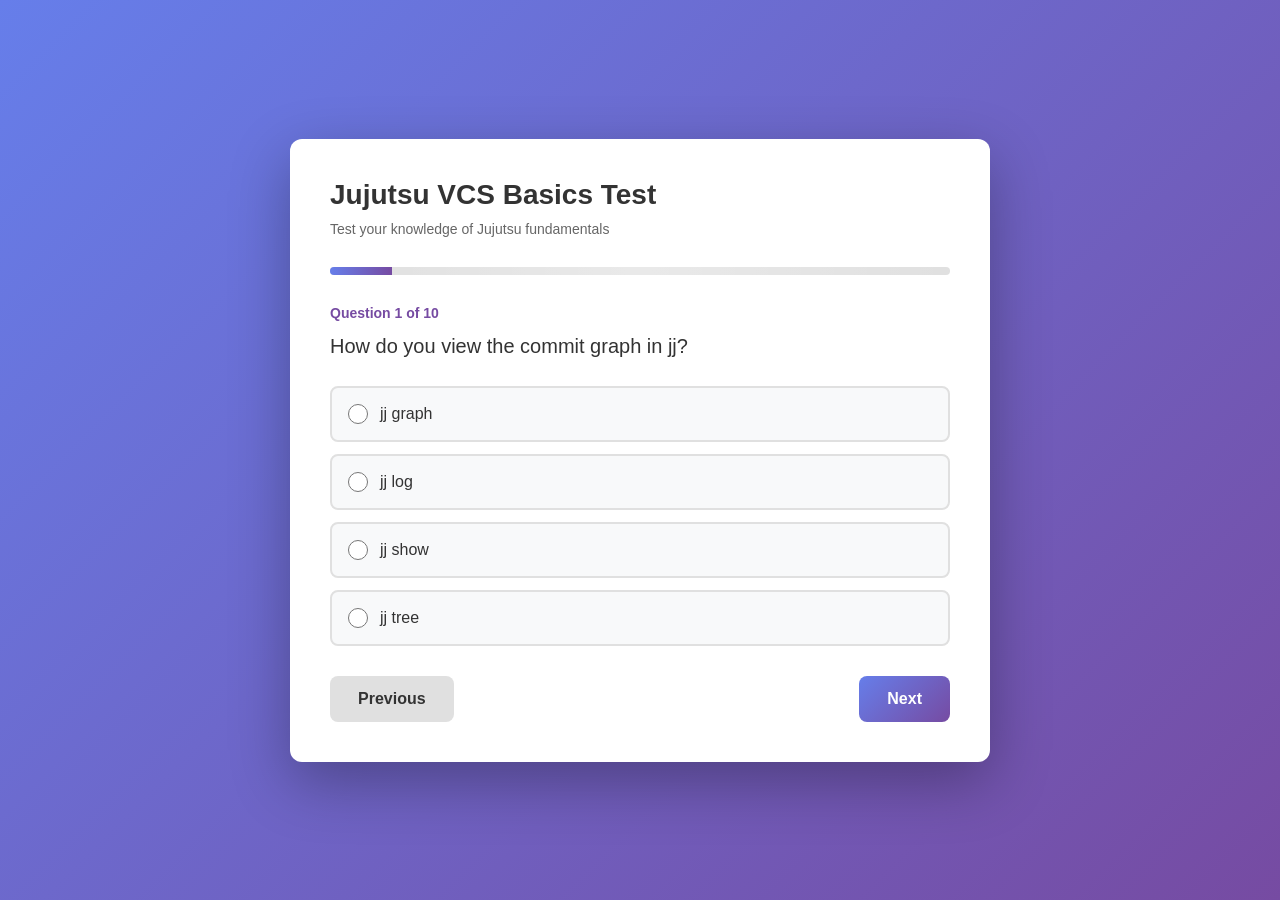
<file: tests/01-basics.html>
<!DOCTYPE html>
<html lang="en">
<head>
    <meta charset="UTF-8">
    <meta name="viewport" content="width=device-width, initial-scale=1.0">
    <title>Jujutsu VCS Basics Test</title>
    <link rel="stylesheet" href="quiz.css">
</head>
<body>
    <div class="container">
        <h1>Jujutsu VCS Basics Test</h1>
        <p class="subtitle">Test your knowledge of Jujutsu fundamentals</p>

        <div class="progress-bar">
            <div class="progress-fill" id="progressFill"></div>
        </div>

        <div id="questionsContainer"></div>

        <div class="results" id="results">
            <div class="score" id="score"></div>
            <div class="score-message" id="scoreMessage"></div>
            <div style="display: flex; gap: 12px; justify-content: center; margin-top: 20px; flex-wrap: wrap;">
                <button onclick="restartQuiz()" class="restart-button">Re-test This Level</button>
                <button onclick="window.location.href='02-intermediate.html'" class="restart-button">Try the Next Level</button>
                <button onclick="window.location.href='index.html'" class="restart-button secondary">Back to Tests</button>
            </div>
            <div class="answer-review" id="answerReview"></div>
        </div>

        <div class="navigation" id="navigation">
            <button onclick="previousQuestion()" id="prevBtn" class="secondary">Previous</button>
            <button onclick="nextQuestion()" id="nextBtn">Next</button>
        </div>
    </div>

    <script>
        // Question Bank - 30 questions organized by category
        const questionBank = [
            // ===== CATEGORY: Working Copy (8 questions) =====
            {
                category: "working-copy",
                question: "What is the fundamental difference between jj and Git regarding the working copy?",
                options: [
                    "jj uses a staging area like Git",
                    "jj's working copy IS a commit, with no staging area",
                    "jj requires manual commits after every change",
                    "jj automatically pushes changes to remote"
                ],
                correct: 1
            },
            {
                category: "working-copy",
                question: "What symbol represents the current working copy commit in jj?",
                options: [
                    "#",
                    "@",
                    "*",
                    "~"
                ],
                correct: 1
            },
            {
                category: "working-copy",
                question: "What happens every time you run a jj command?",
                options: [
                    "Changes are pushed to remote",
                    "A new commit is created",
                    "The working directory is automatically snapshots and amends the @ commit",
                    "All uncommitted changes are discarded"
                ],
                correct: 2
            },
            {
                category: "working-copy",
                question: "Which Git command is eliminated by jj's working copy model?",
                options: [
                    "git commit",
                    "git push",
                    "git add",
                    "git pull"
                ],
                correct: 2
            },
            {
                category: "working-copy",
                question: "In jj, what does 'jj status' show?",
                options: [
                    "Only staged changes",
                    "Only unstaged changes",
                    "Changes in the working copy commit (@)",
                    "All commits in the repository"
                ],
                correct: 2
            },
            {
                category: "working-copy",
                question: "What does '@-' represent in jj?",
                options: [
                    "The next commit",
                    "The parent of the working copy",
                    "A conflicted commit",
                    "The remote tracking branch"
                ],
                correct: 1
            },
            {
                category: "working-copy",
                question: "Does jj have a staging area?",
                options: [
                    "Yes, it works like Git's staging area",
                    "Yes, but it's optional",
                    "No, the working copy IS a commit",
                    "No, but you can enable one in config"
                ],
                correct: 2
            },
            {
                category: "working-copy",
                question: "What is required before you can see your changes in 'jj log'?",
                options: [
                    "Run 'jj add'",
                    "Run 'jj stage'",
                    "Run 'jj commit'",
                    "Nothing - changes are automatically in @ and visible in log"
                ],
                correct: 3
            },

            // ===== CATEGORY: Change IDs and Commit IDs (8 questions) =====
            {
                category: "ids",
                question: "What are the two types of IDs that jj tracks for each commit?",
                options: [
                    "Branch ID and Tag ID",
                    "Local ID and Remote ID",
                    "Change ID and Commit ID",
                    "Author ID and Committer ID"
                ],
                correct: 2
            },
            {
                category: "ids",
                question: "What stays stable when you amend a commit in jj?",
                options: [
                    "The Commit ID",
                    "The Change ID",
                    "Both IDs",
                    "Neither ID"
                ],
                correct: 1
            },
            {
                category: "ids",
                question: "When does a Commit ID change?",
                options: [
                    "Never",
                    "Only when pushing to remote",
                    "Every time you modify the commit",
                    "Only when you rename the commit"
                ],
                correct: 2
            },
            {
                category: "ids",
                question: "Why does jj use both Change IDs and Commit IDs?",
                options: [
                    "For backward compatibility with Git",
                    "Change IDs track logical work across rewrites, Commit IDs identify exact snapshots",
                    "One for local, one for remote",
                    "Change IDs are temporary, Commit IDs are permanent"
                ],
                correct: 1
            },
            {
                category: "ids",
                question: "In 'jj log' output, which ID appears first?",
                options: [
                    "Commit ID",
                    "Change ID",
                    "They appear in random order",
                    "Only one ID is shown"
                ],
                correct: 1
            },
            {
                category: "ids",
                question: "What do Change IDs eliminate the need for?",
                options: [
                    "Commit messages",
                    "Branches in the way Git uses them",
                    "Remote repositories",
                    "Merge commits"
                ],
                correct: 1
            },
            {
                category: "ids",
                question: "Can you reference commits by Change ID in jj commands?",
                options: [
                    "No, only Commit IDs work",
                    "Yes, Change IDs are the preferred way",
                    "Only in some commands",
                    "Only after configuring it"
                ],
                correct: 1
            },
            {
                category: "ids",
                question: "How many characters of a Change ID do you typically need to use?",
                options: [
                    "All of them",
                    "At least 20",
                    "Just enough to be unique (usually 8-12)",
                    "Exactly 7"
                ],
                correct: 2
            },

            // ===== CATEGORY: Basic Commands (7 questions) =====
            {
                category: "commands",
                question: "Which command is most similar to 'git commit' in jj?",
                options: [
                    "jj new",
                    "jj describe",
                    "jj commit -m \"message\"",
                    "jj squash"
                ],
                correct: 2
            },
            {
                category: "commands",
                question: "What does 'jj new' do?",
                options: [
                    "Creates a new repository",
                    "Creates a new branch",
                    "Finishes the current commit and creates a new empty one on top",
                    "Discards all uncommitted changes"
                ],
                correct: 2
            },
            {
                category: "commands",
                question: "What is 'jj commit -m \"message\"' a shortcut for?",
                options: [
                    "jj new -m \"message\"",
                    "jj describe -m \"message\" followed by jj new",
                    "jj push -m \"message\"",
                    "jj squash -m \"message\""
                ],
                correct: 1
            },
            {
                category: "commands",
                question: "What does 'jj describe -m \"message\"' do?",
                options: [
                    "Creates a new commit with a message",
                    "Sets or updates the commit message for @",
                    "Shows the description of a commit",
                    "Describes the repository"
                ],
                correct: 1
            },
            {
                category: "commands",
                question: "What command would you use to undo the last jj operation?",
                options: [
                    "jj revert",
                    "jj undo",
                    "jj reset",
                    "jj rollback"
                ],
                correct: 1
            },
            {
                category: "commands",
                question: "What does 'jj edit <change-id>' do?",
                options: [
                    "Opens an editor for the commit message",
                    "Makes the specified commit the working copy",
                    "Deletes the commit",
                    "Merges the commit"
                ],
                correct: 1
            },
            {
                category: "commands",
                question: "How do you view the commit graph in jj?",
                options: [
                    "jj graph",
                    "jj log",
                    "jj show",
                    "jj tree"
                ],
                correct: 1
            },

            // ===== CATEGORY: Core Concepts (7 questions) =====
            {
                category: "concepts",
                question: "How are bookmarks in jj different from Git branches?",
                options: [
                    "Bookmarks cannot be pushed to remotes",
                    "Bookmarks automatically move with commits during rebasing",
                    "Bookmarks are read-only",
                    "There is no difference"
                ],
                correct: 1
            },
            {
                category: "concepts",
                question: "What are immutable commits in jj?",
                options: [
                    "Commits that cannot be deleted",
                    "Commits protected from rewriting (trunk, tags, remote commits)",
                    "Commits without a message",
                    "Commits that are automatically backed up"
                ],
                correct: 1
            },
            {
                category: "concepts",
                question: "What flag is required when pushing a new bookmark for the first time?",
                options: [
                    "--force",
                    "--new",
                    "--allow-new",
                    "--create"
                ],
                correct: 2
            },
            {
                category: "concepts",
                question: "What does jj do with conflicts during a rebase?",
                options: [
                    "Fails and stops the operation",
                    "Automatically picks one side",
                    "Allows the operation to succeed and commits can have conflicts",
                    "Requires immediate resolution before continuing"
                ],
                correct: 2
            },
            {
                category: "concepts",
                question: "Is there an 'active' bookmark in jj like Git's current branch?",
                options: [
                    "Yes, shown with an asterisk",
                    "Yes, but only after checkout",
                    "No, you work with commits directly via change IDs",
                    "Yes, it's the one you last created"
                ],
                correct: 2
            },
            {
                category: "concepts",
                question: "What is a co-located repository?",
                options: [
                    "A repository with multiple remotes",
                    "A repository with both .jj and .git directories that stay synchronized",
                    "A repository shared by multiple users",
                    "A repository that uses both branches and bookmarks"
                ],
                correct: 1
            },
            {
                category: "concepts",
                question: "In a co-located repo, what will Git show as the branch status?",
                options: [
                    "The current bookmark name",
                    "main",
                    "detached HEAD (this is normal and expected)",
                    "An error message"
                ],
                correct: 2
            }
        ];
    </script>
    <script src="quiz.js"></script>
</body>
</html>
</file>
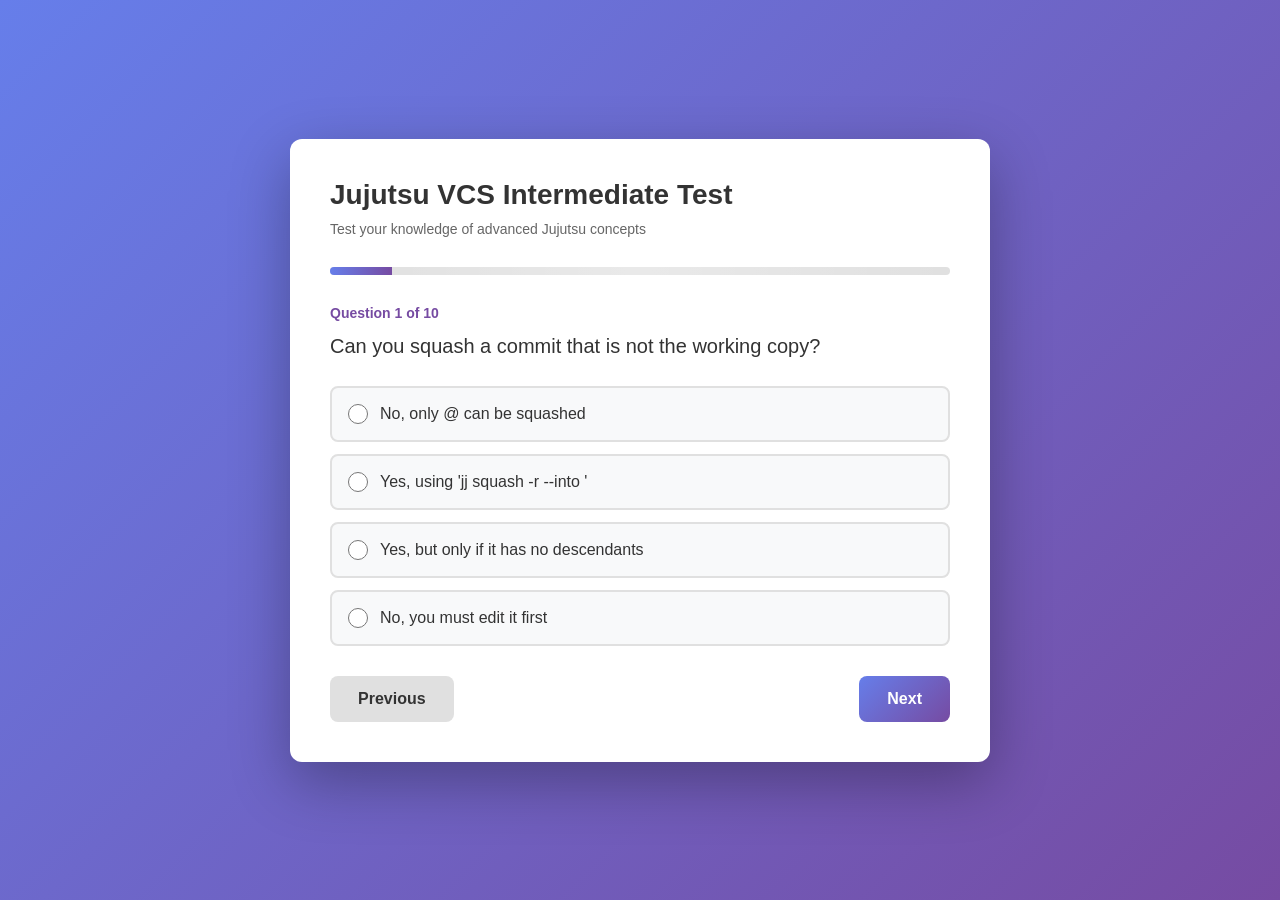
<file: tests/02-intermediate.html>
<!DOCTYPE html>
<html lang="en">
<head>
    <meta charset="UTF-8">
    <meta name="viewport" content="width=device-width, initial-scale=1.0">
    <title>Jujutsu VCS Intermediate Test</title>
    <link rel="stylesheet" href="quiz.css">
</head>
<body>
    <div class="container">
        <h1>Jujutsu VCS Intermediate Test</h1>
        <p class="subtitle">Test your knowledge of advanced Jujutsu concepts</p>

        <div class="progress-bar">
            <div class="progress-fill" id="progressFill"></div>
        </div>

        <div id="questionsContainer"></div>

        <div class="results" id="results">
            <div class="score" id="score"></div>
            <div class="score-message" id="scoreMessage"></div>
            <div style="display: flex; gap: 12px; justify-content: center; margin-top: 20px; flex-wrap: wrap;">
                <button onclick="restartQuiz()" class="restart-button">Re-test This Level</button>
                <button onclick="window.location.href='03-advanced.html'" class="restart-button">Try the Next Level</button>
                <button onclick="window.location.href='index.html'" class="restart-button secondary">Back to Tests</button>
            </div>
            <div class="answer-review" id="answerReview"></div>
        </div>

        <div class="navigation" id="navigation">
            <button onclick="previousQuestion()" id="prevBtn" class="secondary">Previous</button>
            <button onclick="nextQuestion()" id="nextBtn">Next</button>
        </div>
    </div>

    <script>
        // Question Bank - 30 questions organized by category
        const questionBank = [
            // ===== CATEGORY: History Editing (8 questions) =====
            {
                category: "history-editing",
                question: "What is the purpose of the 'jj squash' command?",
                options: [
                    "To compress the repository size",
                    "To combine the current commit into its parent commit",
                    "To delete all empty commits",
                    "To merge two branches together"
                ],
                correct: 1
            },
            {
                category: "history-editing",
                question: "What happens to descendant commits when you edit an earlier commit with 'jj edit'?",
                options: [
                    "They are deleted",
                    "They remain unchanged",
                    "They automatically rebase on top of your changes",
                    "You must manually rebase them"
                ],
                correct: 2
            },
            {
                category: "history-editing",
                question: "What does 'jj split' do?",
                options: [
                    "Divides the repository into two parts",
                    "Creates a new branch",
                    "Interactively splits a commit into two separate commits",
                    "Separates conflicted files"
                ],
                correct: 2
            },
            {
                category: "history-editing",
                question: "What does 'jj abandon' do?",
                options: [
                    "Deletes the repository",
                    "Discards a change while preserving descendants by rebasing them",
                    "Abandons all uncommitted changes",
                    "Stops tracking a file"
                ],
                correct: 1
            },
            {
                category: "history-editing",
                question: "Can you squash a commit that is not the working copy?",
                options: [
                    "No, only @ can be squashed",
                    "Yes, using 'jj squash -r <change-id> --into <dest>'",
                    "Yes, but only if it has no descendants",
                    "No, you must edit it first"
                ],
                correct: 1
            },
            {
                category: "history-editing",
                question: "What does 'jj prev' do by default?",
                options: [
                    "Edits the parent commit directly",
                    "Shows the parent commit",
                    "Creates a new working copy on the parent commit",
                    "Deletes the current commit"
                ],
                correct: 2
            },
            {
                category: "history-editing",
                question: "When should you use 'jj prev --edit' instead of 'jj prev'?",
                options: [
                    "When you want to view the parent commit",
                    "When you want to delete the parent commit",
                    "When you want to directly edit the parent commit instead of creating a new working copy on it",
                    "When the parent commit is immutable"
                ],
                correct: 2
            },
            {
                category: "history-editing",
                question: "What does 'jj next' do?",
                options: [
                    "Moves to the next branch",
                    "Creates a new commit",
                    "Moves to the child commit in a stack",
                    "Pushes to the next remote"
                ],
                correct: 2
            },

            // ===== CATEGORY: Rebasing (8 questions) =====
            {
                category: "rebasing",
                question: "What does 'jj rebase -d main@origin' do?",
                options: [
                    "Deletes your changes and resets to main",
                    "Moves your changes to build on top of the latest main from origin",
                    "Merges main into your current branch",
                    "Creates a backup of main"
                ],
                correct: 1
            },
            {
                category: "rebasing",
                question: "What happens when 'jj rebase' encounters conflicts?",
                options: [
                    "The operation fails and must be aborted",
                    "Jj automatically picks one side of the conflict",
                    "The operation succeeds and the commit is marked as conflicted",
                    "Jj stops and waits for resolution before continuing"
                ],
                correct: 2
            },
            {
                category: "rebasing",
                question: "Do you need to manually rebase descendants after editing a commit?",
                options: [
                    "Yes, always",
                    "Yes, but only if there are conflicts",
                    "No, jj automatically rebases all descendants",
                    "Only if you use 'jj edit --rebase-descendants'"
                ],
                correct: 2
            },
            {
                category: "rebasing",
                question: "What is the '-d' flag in 'jj rebase -d <dest>'?",
                options: [
                    "Delete after rebase",
                    "Destination - where to rebase onto",
                    "Duplicate the commit",
                    "Debug mode"
                ],
                correct: 1
            },
            {
                category: "rebasing",
                question: "Can you rebase onto a remote bookmark?",
                options: [
                    "No, only local bookmarks",
                    "Yes, using syntax like 'main@origin'",
                    "Yes, but you must fetch first",
                    "No, you must create a local bookmark first"
                ],
                correct: 1
            },
            {
                category: "rebasing",
                question: "What happens if you try to rebase an immutable commit?",
                options: [
                    "It works normally",
                    "Jj prevents the operation",
                    "Only descendants are rebased",
                    "Jj asks for confirmation"
                ],
                correct: 1
            },
            {
                category: "rebasing",
                question: "What is the benefit of jj's automatic descendant rebasing?",
                options: [
                    "It's faster than manual rebasing",
                    "You can edit commits in the middle of a stack without manual rebasing",
                    "It prevents conflicts",
                    "It keeps the commit graph linear"
                ],
                correct: 1
            },
            {
                category: "rebasing",
                question: "After rebasing with conflicts, what must you do to continue?",
                options: [
                    "Run 'jj rebase --continue'",
                    "Run 'jj commit'",
                    "Nothing special - just resolve the conflicts and jj updates automatically",
                    "Run 'jj resolve --complete'"
                ],
                correct: 2
            },

            // ===== CATEGORY: Git Commands (7 questions) =====
            {
                category: "git-commands",
                question: "What does 'jj git fetch' do?",
                options: [
                    "Downloads changes from remote and updates bookmarks",
                    "Pushes local changes to remote",
                    "Converts a Git repository to jj",
                    "Synchronizes only tags"
                ],
                correct: 0
            },
            {
                category: "git-commands",
                question: "When pushing a bookmark that already exists on the remote and has diverged, what happens?",
                options: [
                    "Jj automatically force pushes",
                    "Jj fails and requires you to fetch first",
                    "Jj merges the changes automatically",
                    "Jj creates a new bookmark with a different name"
                ],
                correct: 1
            },
            {
                category: "git-commands",
                question: "What is 'jj git init --colocate' used for?",
                options: [
                    "Creating a jj-only repository",
                    "Creating a repository with both .jj and .git directories that stay synchronized",
                    "Converting Git history to jj format",
                    "Initializing Git in a jj repository"
                ],
                correct: 1
            },
            {
                category: "git-commands",
                question: "What does 'jj git push --bookmark <name>' do?",
                options: [
                    "Pushes all bookmarks",
                    "Pushes the specified bookmark to the remote",
                    "Creates a new bookmark and pushes it",
                    "Pushes and deletes the local bookmark"
                ],
                correct: 1
            },
            {
                category: "git-commands",
                question: "How does jj handle force pushes compared to Git?",
                options: [
                    "Jj requires explicit --force flag",
                    "Jj checks remote state before pushing (like --force-with-lease), no force needed",
                    "Jj never allows force pushes",
                    "Jj always force pushes"
                ],
                correct: 1
            },
            {
                category: "git-commands",
                question: "What happens after you push a commit with 'jj git push'?",
                options: [
                    "The commit becomes mutable",
                    "The commit becomes immutable and a new working copy is created on top",
                    "Nothing changes",
                    "The commit is deleted locally"
                ],
                correct: 1
            },
            {
                category: "git-commands",
                question: "Can you use 'jj git push --change @' without a bookmark?",
                options: [
                    "No, bookmarks are always required",
                    "Yes, jj creates an auto-generated bookmark for the change",
                    "Yes, but only for the first push",
                    "No, you must create a bookmark first"
                ],
                correct: 1
            },

            // ===== CATEGORY: Conflict Resolution (7 questions) =====
            {
                category: "conflicts",
                question: "What command would you use to resolve conflicts in a specific file using a merge tool?",
                options: [
                    "jj merge <file>",
                    "jj resolve <file>",
                    "jj conflict <file>",
                    "jj fix <file>"
                ],
                correct: 1
            },
            {
                category: "conflicts",
                question: "What does 'jj resolve --list' show?",
                options: [
                    "All commits with conflicts",
                    "All conflicted files in the working copy",
                    "History of resolved conflicts",
                    "Available merge tools"
                ],
                correct: 1
            },
            {
                category: "conflicts",
                question: "After resolving conflicts by editing files manually, what do you need to do?",
                options: [
                    "Run 'jj resolve --continue'",
                    "Run 'jj commit'",
                    "Nothing - the conflict is automatically resolved when you save the file",
                    "Run 'jj rebase --continue'"
                ],
                correct: 2
            },
            {
                category: "conflicts",
                question: "What does 'jj resolve --tool=:ours' do?",
                options: [
                    "Uses our side for all conflicts automatically",
                    "Opens our side in an editor",
                    "Marks our side as preferred",
                    "Compares our side with theirs"
                ],
                correct: 0
            },
            {
                category: "conflicts",
                question: "Can you commit a change that has unresolved conflicts?",
                options: [
                    "No, jj prevents it",
                    "Yes, conflicts are first-class and can be committed",
                    "Yes, but only with --force flag",
                    "No, you must resolve them first"
                ],
                correct: 1
            },
            {
                category: "conflicts",
                question: "What are jj's conflict markers?",
                options: [
                    "<<<<<<< ======= >>>>>>>",
                    "<<<<<<< %%%%%%% +++++++ >>>>>>>",
                    "[[[[[[[ ======= ]]]]]]]",
                    "<<<<<<< ------- >>>>>>>"
                ],
                correct: 1
            },
            {
                category: "conflicts",
                question: "What happens to descendants when you resolve a conflict in a commit?",
                options: [
                    "They must be manually updated",
                    "They are deleted",
                    "They automatically rebase with the resolution",
                    "They remain unchanged"
                ],
                correct: 2
            }
        ];
    </script>
    <script src="quiz.js"></script>
</body>
</html>
</file>
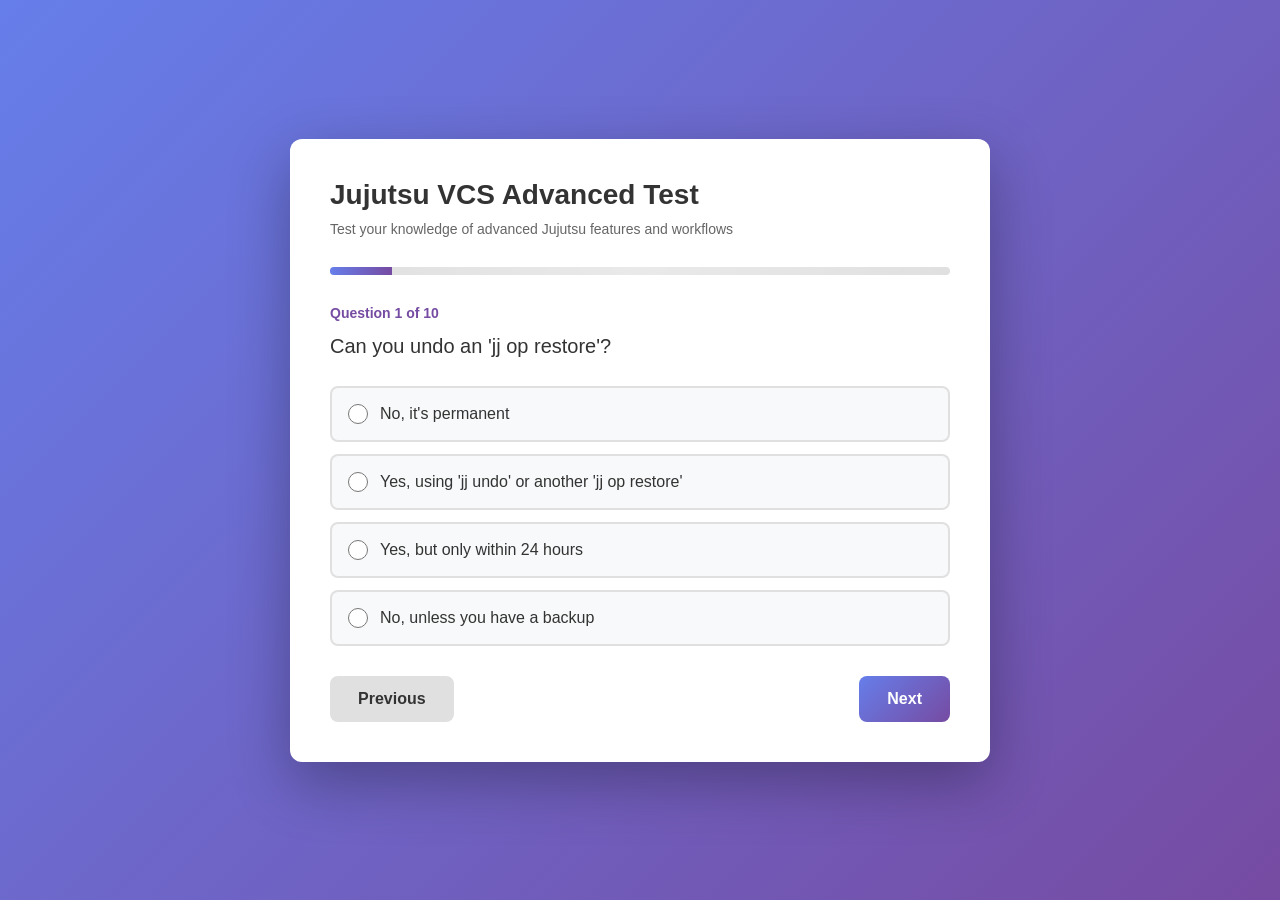
<file: tests/03-advanced.html>
<!DOCTYPE html>
<html lang="en">
<head>
    <meta charset="UTF-8">
    <meta name="viewport" content="width=device-width, initial-scale=1.0">
    <title>Jujutsu VCS Advanced Test</title>
    <link rel="stylesheet" href="quiz.css">
</head>
<body>
    <div class="container">
        <h1>Jujutsu VCS Advanced Test</h1>
        <p class="subtitle">Test your knowledge of advanced Jujutsu features and workflows</p>

        <div class="progress-bar">
            <div class="progress-fill" id="progressFill"></div>
        </div>

        <div id="questionsContainer"></div>

        <div class="results" id="results">
            <div class="score" id="score"></div>
            <div class="score-message" id="scoreMessage"></div>
            <div style="display: flex; gap: 12px; justify-content: center; margin-top: 20px; flex-wrap: wrap;">
                <button onclick="restartQuiz()" class="restart-button">Re-test This Level</button>
                <button onclick="window.location.href='index.html'" class="restart-button secondary">Back to Tests</button>
            </div>
            <div class="answer-review" id="answerReview"></div>
        </div>

        <div class="navigation" id="navigation">
            <button onclick="previousQuestion()" id="prevBtn" class="secondary">Previous</button>
            <button onclick="nextQuestion()" id="nextBtn">Next</button>
        </div>
    </div>

    <script>
        // Question Bank - 30 questions organized by category
        const questionBank = [
            // ===== CATEGORY: Power Features (8 questions) =====
            {
                category: "power-features",
                question: "What does 'jj absorb' do?",
                options: [
                    "Combines all commits into one",
                    "Intelligently distributes working copy changes to the commits that last touched each line",
                    "Deletes empty commits from history",
                    "Imports changes from a Git repository"
                ],
                correct: 1
            },
            {
                category: "power-features",
                question: "What is 'jj diffedit' used for?",
                options: [
                    "Editing commit messages",
                    "Resolving conflicts",
                    "Interactively editing the changes in a commit using a diff editor",
                    "Comparing two files"
                ],
                correct: 2
            },
            {
                category: "power-features",
                question: "What does 'jj parallelize <revset>' do?",
                options: [
                    "Speeds up jj operations by using multiple threads",
                    "Converts a linear stack of commits into parallel siblings",
                    "Runs multiple commands simultaneously",
                    "Creates parallel branches"
                ],
                correct: 1
            },
            {
                category: "power-features",
                question: "What does 'jj duplicate <change-id>' do?",
                options: [
                    "Creates a backup of the repository",
                    "Creates a copy of a commit with the same content but different change ID",
                    "Duplicates a file in the working copy",
                    "Creates a new branch"
                ],
                correct: 1
            },
            {
                category: "power-features",
                question: "What does 'jj bisect run <command>' do?",
                options: [
                    "Runs a command on all commits",
                    "Binary searches through history to find which commit introduced a bug",
                    "Splits a commit based on the command output",
                    "Runs two commands in parallel"
                ],
                correct: 1
            },
            {
                category: "power-features",
                question: "When would you use 'jj duplicate' instead of 'jj new'?",
                options: [
                    "When you want to create an empty commit",
                    "When you want to experiment with changes without losing the original",
                    "When you want to create a bookmark",
                    "When you want to merge commits"
                ],
                correct: 1
            },
            {
                category: "power-features",
                question: "What does 'jj fix' do?",
                options: [
                    "Fixes merge conflicts",
                    "Applies configured formatters/linters to commits",
                    "Repairs corrupted repository",
                    "Fixes commit messages"
                ],
                correct: 1
            },
            {
                category: "power-features",
                question: "Can 'jj absorb' distribute changes to immutable commits?",
                options: [
                    "Yes, to all commits",
                    "No, only to mutable commits",
                    "Yes, but requires --force",
                    "Yes, but only to trunk commits"
                ],
                correct: 1
            },

            // ===== CATEGORY: Operations and Time Travel (8 questions) =====
            {
                category: "operations",
                question: "What is the purpose of 'jj op log'?",
                options: [
                    "Shows all commits in the repository",
                    "Displays operation history of all jj commands run",
                    "Lists all open operations",
                    "Shows the Git log"
                ],
                correct: 1
            },
            {
                category: "operations",
                question: "What does 'jj op restore <operation-id>' do?",
                options: [
                    "Restores deleted files",
                    "Undoes the last operation only",
                    "Restores the repository to any previous operation state",
                    "Creates a backup of the current state"
                ],
                correct: 2
            },
            {
                category: "operations",
                question: "How is 'jj op restore' different from 'jj undo'?",
                options: [
                    "There is no difference",
                    "op restore can go back to any point, undo only reverses the last operation",
                    "op restore is faster",
                    "undo is more powerful"
                ],
                correct: 1
            },
            {
                category: "operations",
                question: "What does 'jj evolog' show?",
                options: [
                    "All commits in chronological order",
                    "The evolution history showing how a change was modified over time",
                    "Error logs from jj operations",
                    "Event logs from the operating system"
                ],
                correct: 1
            },
            {
                category: "operations",
                question: "Can you undo an 'jj op restore'?",
                options: [
                    "No, it's permanent",
                    "Yes, using 'jj undo' or another 'jj op restore'",
                    "Yes, but only within 24 hours",
                    "No, unless you have a backup"
                ],
                correct: 1
            },
            {
                category: "operations",
                question: "What happens to the operation log when you run 'jj undo'?",
                options: [
                    "The last operation is removed",
                    "A new 'undo' operation is added to the log",
                    "The log is cleared",
                    "Nothing, it's read-only"
                ],
                correct: 1
            },
            {
                category: "operations",
                question: "How far back does the operation log go?",
                options: [
                    "Only the current session",
                    "Last 7 days by default",
                    "All operations since repository creation",
                    "Last 100 operations"
                ],
                correct: 2
            },
            {
                category: "operations",
                question: "What does 'jj evolog -p' show?",
                options: [
                    "Evolution log with patches (diffs)",
                    "Evolution log with permissions",
                    "Evolution log with parent commits",
                    "Evolution log with performance metrics"
                ],
                correct: 0
            },

            // ===== CATEGORY: Revsets and Queries (7 questions) =====
            {
                category: "revsets",
                question: "What is the revset function 'trunk()' used for?",
                options: [
                    "Shows all commits in the main branch",
                    "Identifies main development branches (main, master, trunk) that are immutable",
                    "Shows the root commit of the repository",
                    "Lists all branches"
                ],
                correct: 1
            },
            {
                category: "revsets",
                question: "What does 'jj interdiff --from <rev1> --to <rev2>' show?",
                options: [
                    "All changes between two revisions",
                    "What changed between two versions of the same logical change",
                    "Conflicts between two commits",
                    "Common changes in both commits"
                ],
                correct: 1
            },
            {
                category: "revsets",
                question: "What does the revset 'main..@' select?",
                options: [
                    "All commits",
                    "Commits between main and the working copy",
                    "Only the main branch",
                    "Only the working copy"
                ],
                correct: 1
            },
            {
                category: "revsets",
                question: "What does the revset function 'author(alice)' match?",
                options: [
                    "Commits where alice is mentioned",
                    "Commits authored by alice",
                    "Commits reviewed by alice",
                    "Commits assigned to alice"
                ],
                correct: 1
            },
            {
                category: "revsets",
                question: "Can you use revsets in 'jj log' to filter commits?",
                options: [
                    "No, revsets are only for rebasing",
                    "Yes, using 'jj log -r <revset>'",
                    "Yes, but only for simple queries",
                    "No, you must use separate filter commands"
                ],
                correct: 1
            },
            {
                category: "revsets",
                question: "What does 'remote_bookmarks()' select?",
                options: [
                    "Only tracked remote bookmarks",
                    "All bookmarks on remote servers",
                    "Bookmarks that have been pushed",
                    "Remote branches in Git"
                ],
                correct: 1
            },
            {
                category: "revsets",
                question: "What is the purpose of 'jj interdiff'?",
                options: [
                    "To compare any two commits",
                    "To see what changed between two versions of the same logical change (e.g., after addressing PR feedback)",
                    "To resolve conflicts",
                    "To merge branches"
                ],
                correct: 1
            },

            // ===== CATEGORY: Advanced Workflows (7 questions) =====
            {
                category: "workflows",
                question: "What is the main benefit of stacking changes in jj?",
                options: [
                    "It reduces repository size",
                    "It allows breaking large features into small, reviewable PRs",
                    "It automatically merges changes",
                    "It prevents conflicts"
                ],
                correct: 1
            },
            {
                category: "workflows",
                question: "When working with stacked PRs, what happens when you edit an earlier change in the stack?",
                options: [
                    "All descendant PRs must be manually updated",
                    "The stack is broken",
                    "Descendants automatically rebase on the changes",
                    "You must abandon the stack"
                ],
                correct: 2
            },
            {
                category: "workflows",
                question: "What does 'jj bookmark track <name>@<remote>' enable?",
                options: [
                    "Automatic local bookmark creation/updates on fetch",
                    "Automatic pushes to remote",
                    "Read-only access to the bookmark",
                    "Conflict detection"
                ],
                correct: 0
            },
            {
                category: "workflows",
                question: "What is a common use case for 'jj metaedit'?",
                options: [
                    "Editing file contents",
                    "Modifying commit metadata (author, timestamp, change-id) without changing content",
                    "Editing commit messages",
                    "Editing branch names"
                ],
                correct: 1
            },
            {
                category: "workflows",
                question: "When should you use 'jj split' in your workflow?",
                options: [
                    "When you want to delete half of a commit",
                    "When a commit is too large and should be broken into smaller, focused commits",
                    "When you want to create a backup",
                    "When resolving conflicts"
                ],
                correct: 1
            },
            {
                category: "workflows",
                question: "What is the advantage of bookmark tracking?",
                options: [
                    "It makes pushes faster",
                    "It automatically creates local bookmarks that stay in sync with remote on fetch",
                    "It prevents conflicts",
                    "It enables force pushing"
                ],
                correct: 1
            },
            {
                category: "workflows",
                question: "How can you view what changed in a file across different revisions?",
                options: [
                    "jj file diff <path>",
                    "jj file show <path> -r <rev1> and jj file show <path> -r <rev2>",
                    "jj compare <rev1> <rev2> <path>",
                    "jj file history <path>"
                ],
                correct: 1
            }
        ];
    </script>
    <script src="quiz.js"></script>
</body>
</html>
</file>
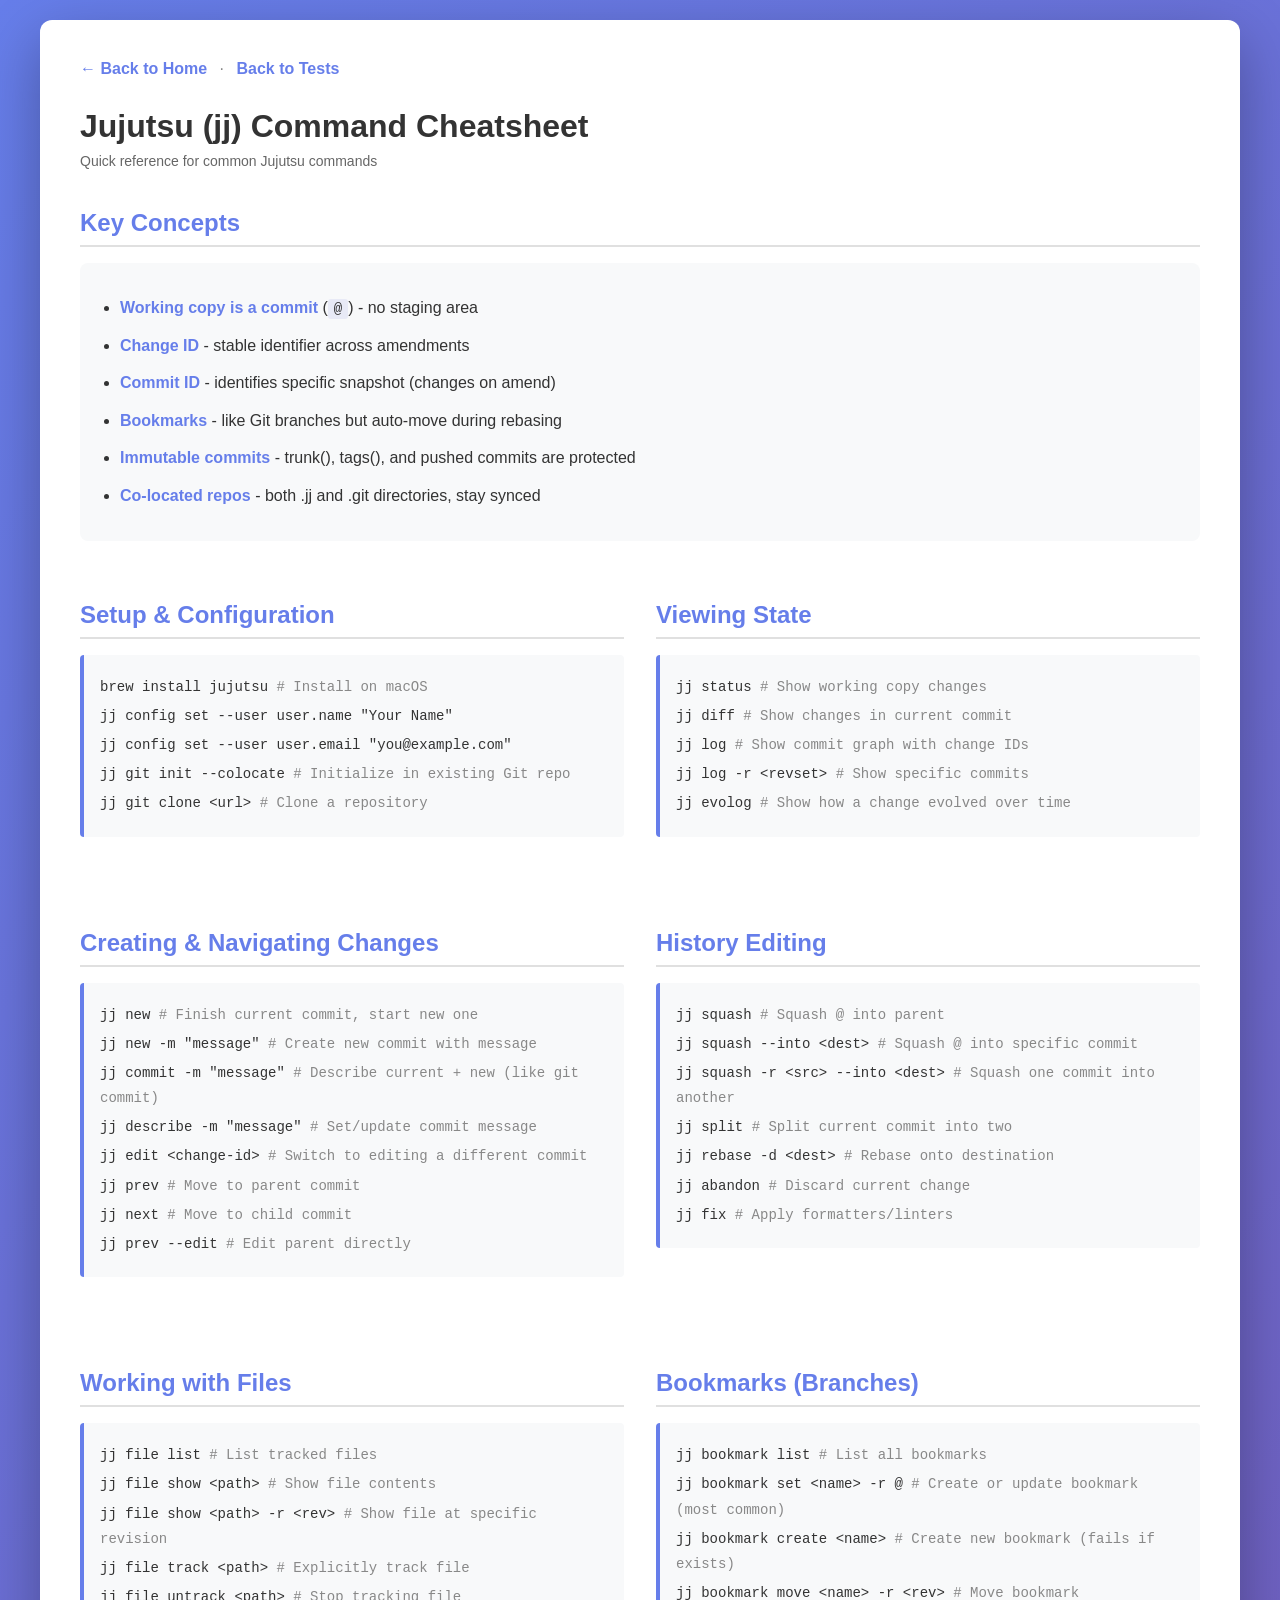
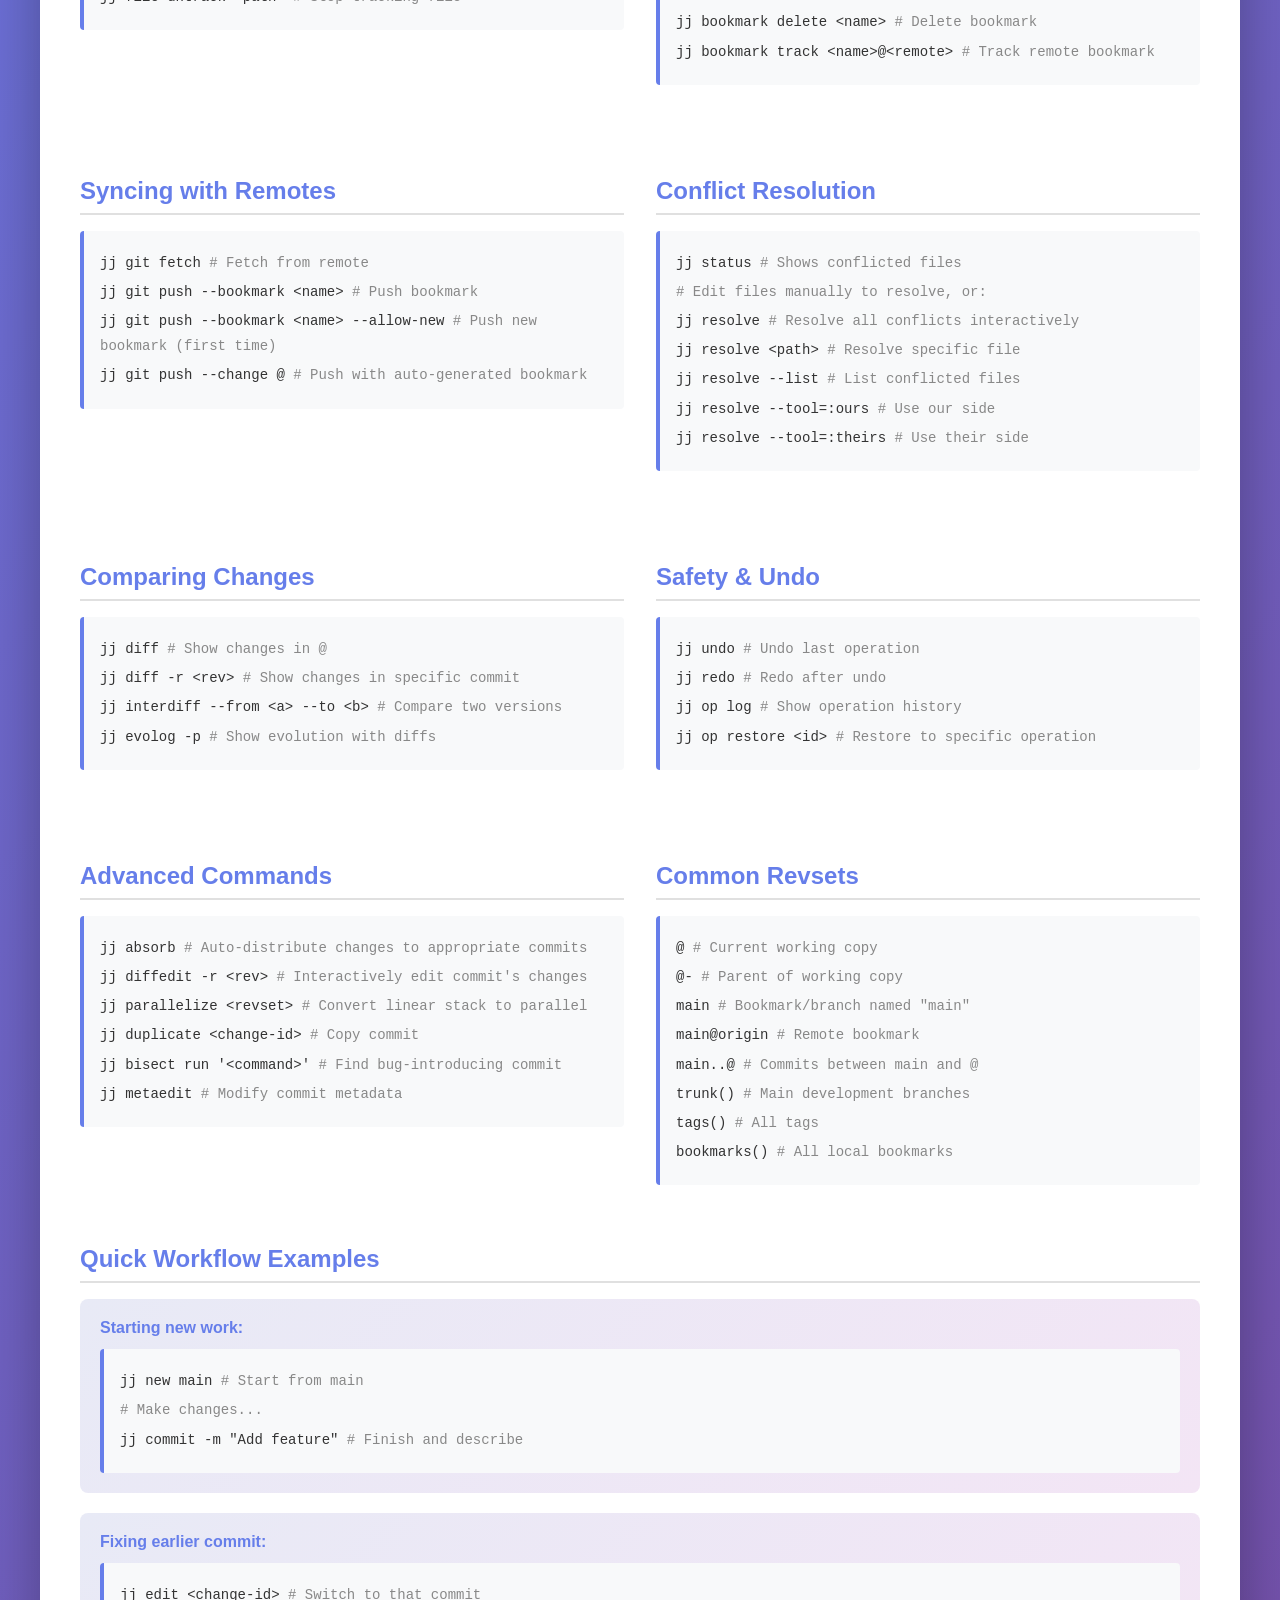
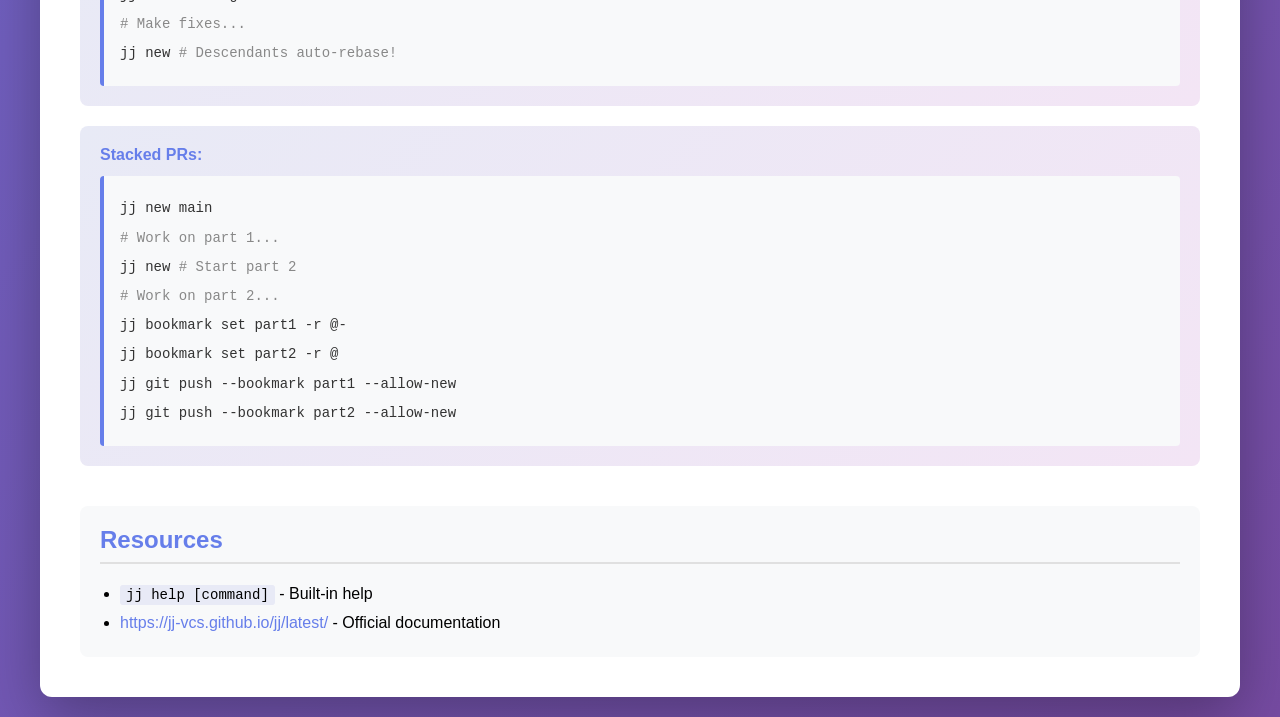
<file: tests/cheatsheet.html>
<!DOCTYPE html>
<html lang="en">
<head>
    <meta charset="UTF-8">
    <meta name="viewport" content="width=device-width, initial-scale=1.0">
    <title>Jujutsu (jj) Command Cheatsheet</title>
    <link rel="stylesheet" href="quiz.css">
    <style>
        .cheatsheet-container {
            max-width: 1200px;
            margin: 0 auto;
        }

        .two-column-grid {
            display: grid;
            grid-template-columns: 1fr 1fr;
            gap: 32px;
            margin-top: 20px;
        }

        @media (max-width: 900px) {
            .two-column-grid {
                grid-template-columns: 1fr;
            }
        }

        .column-section {
            break-inside: avoid;
            animation: fadeInUp 0.5s ease-out;
        }

        .column-section:nth-child(even) {
            animation-delay: 0.1s;
        }

        @keyframes fadeInUp {
            from {
                opacity: 0;
                transform: translateY(20px);
            }
            to {
                opacity: 1;
                transform: translateY(0);
            }
        }

        .back-link {
            display: inline-block;
            margin-bottom: 20px;
            color: #667eea;
            text-decoration: none;
            font-weight: 600;
            transition: transform 0.2s ease, color 0.2s ease;
        }

        .back-link:hover {
            text-decoration: underline;
            transform: translateX(-4px);
            color: #764ba2;
        }

        h1 {
            font-size: 32px;
            margin-bottom: 8px;
        }

        .subtitle {
            margin-bottom: 40px;
        }

        h2 {
            font-size: 24px;
            color: #667eea;
            margin-top: 40px;
            margin-bottom: 16px;
            padding-bottom: 8px;
            border-bottom: 2px solid #e0e0e0;
            position: relative;
        }

        h2::after {
            content: '';
            position: absolute;
            bottom: -2px;
            left: 0;
            width: 0;
            height: 2px;
            background: linear-gradient(90deg, #667eea 0%, #764ba2 100%);
            transition: width 0.6s ease;
        }

        .column-section:hover h2::after {
            width: 100%;
        }

        h3 {
            font-size: 18px;
            color: #555;
            margin-top: 24px;
            margin-bottom: 12px;
        }

        .command-block {
            background: #f8f9fa;
            border-left: 4px solid #667eea;
            border-radius: 4px;
            padding: 16px;
            margin-bottom: 20px;
            font-family: 'Courier New', monospace;
            font-size: 14px;
            line-height: 1.8;
            overflow-x: auto;
            transition: transform 0.2s ease, box-shadow 0.2s ease;
        }

        .command-block:hover {
            transform: translateX(4px);
            box-shadow: -4px 0 8px rgba(102, 126, 234, 0.1);
        }

        .command-line {
            margin: 4px 0;
            color: #333;
        }

        .comment {
            color: #888;
        }

        .concept-list {
            background: #f8f9fa;
            border-radius: 8px;
            padding: 20px 20px 20px 40px;
            margin-bottom: 20px;
            animation: fadeIn 0.8s ease-out;
        }

        @keyframes fadeIn {
            from {
                opacity: 0;
            }
            to {
                opacity: 1;
            }
        }

        .concept-list li {
            margin: 12px 0;
            line-height: 1.6;
            color: #333;
        }

        .concept-list strong {
            color: #667eea;
        }

        .workflow-example {
            background: linear-gradient(135deg, #e8eaf6 0%, #f3e5f5 100%);
            border-radius: 8px;
            padding: 20px;
            margin-bottom: 20px;
            transition: transform 0.3s ease, box-shadow 0.3s ease;
        }

        .workflow-example:hover {
            transform: translateY(-2px);
            box-shadow: 0 4px 12px rgba(102, 126, 234, 0.15);
        }

        .workflow-title {
            font-weight: 600;
            color: #667eea;
            margin-bottom: 12px;
            font-size: 16px;
        }

        .resources {
            background: #f8f9fa;
            border-radius: 8px;
            padding: 20px;
            margin-top: 40px;
        }

        .resources a {
            color: #667eea;
            text-decoration: none;
        }

        .resources a:hover {
            text-decoration: underline;
        }

        code {
            background: #e8eaf6;
            padding: 2px 6px;
            border-radius: 3px;
            font-family: 'Courier New', monospace;
            font-size: 14px;
        }
    </style>
</head>
<body>
    <div class="container cheatsheet-container">
        <p style="margin-bottom: 10px;">
            <a href="../index.html" class="back-link">← Back to Home</a>
            <span style="color: #888; margin: 0 8px;">·</span>
            <a href="index.html" class="back-link" style="margin-bottom: 0;">Back to Tests</a>
        </p>

        <h1>Jujutsu (jj) Command Cheatsheet</h1>
        <p class="subtitle">Quick reference for common Jujutsu commands</p>

        <h2>Key Concepts</h2>
        <ul class="concept-list">
            <li><strong>Working copy is a commit</strong> (<code>@</code>) - no staging area</li>
            <li><strong>Change ID</strong> - stable identifier across amendments</li>
            <li><strong>Commit ID</strong> - identifies specific snapshot (changes on amend)</li>
            <li><strong>Bookmarks</strong> - like Git branches but auto-move during rebasing</li>
            <li><strong>Immutable commits</strong> - trunk(), tags(), and pushed commits are protected</li>
            <li><strong>Co-located repos</strong> - both .jj and .git directories, stay synced</li>
        </ul>

        <div class="two-column-grid">
            <div class="column-section">
                <h2>Setup & Configuration</h2>
        <div class="command-block">
            <div class="command-line">brew install jujutsu <span class="comment"># Install on macOS</span></div>
            <div class="command-line">jj config set --user user.name "Your Name"</div>
            <div class="command-line">jj config set --user user.email "you@example.com"</div>
            <div class="command-line">jj git init --colocate <span class="comment"># Initialize in existing Git repo</span></div>
            <div class="command-line">jj git clone &lt;url&gt; <span class="comment"># Clone a repository</span></div>
        </div>
            </div>

            <div class="column-section">
                <h2>Viewing State</h2>
        <div class="command-block">
            <div class="command-line">jj status <span class="comment"># Show working copy changes</span></div>
            <div class="command-line">jj diff <span class="comment"># Show changes in current commit</span></div>
            <div class="command-line">jj log <span class="comment"># Show commit graph with change IDs</span></div>
            <div class="command-line">jj log -r &lt;revset&gt; <span class="comment"># Show specific commits</span></div>
            <div class="command-line">jj evolog <span class="comment"># Show how a change evolved over time</span></div>
        </div>
            </div>

            <div class="column-section">
                <h2>Creating & Navigating Changes</h2>
        <div class="command-block">
            <div class="command-line">jj new <span class="comment"># Finish current commit, start new one</span></div>
            <div class="command-line">jj new -m "message" <span class="comment"># Create new commit with message</span></div>
            <div class="command-line">jj commit -m "message" <span class="comment"># Describe current + new (like git commit)</span></div>
            <div class="command-line">jj describe -m "message" <span class="comment"># Set/update commit message</span></div>
            <div class="command-line"></div>
            <div class="command-line">jj edit &lt;change-id&gt; <span class="comment"># Switch to editing a different commit</span></div>
            <div class="command-line">jj prev <span class="comment"># Move to parent commit</span></div>
            <div class="command-line">jj next <span class="comment"># Move to child commit</span></div>
            <div class="command-line">jj prev --edit <span class="comment"># Edit parent directly</span></div>
        </div>
            </div>

            <div class="column-section">
                <h2>History Editing</h2>
        <div class="command-block">
            <div class="command-line">jj squash <span class="comment"># Squash @ into parent</span></div>
            <div class="command-line">jj squash --into &lt;dest&gt; <span class="comment"># Squash @ into specific commit</span></div>
            <div class="command-line">jj squash -r &lt;src&gt; --into &lt;dest&gt; <span class="comment"># Squash one commit into another</span></div>
            <div class="command-line"></div>
            <div class="command-line">jj split <span class="comment"># Split current commit into two</span></div>
            <div class="command-line">jj rebase -d &lt;dest&gt; <span class="comment"># Rebase onto destination</span></div>
            <div class="command-line">jj abandon <span class="comment"># Discard current change</span></div>
            <div class="command-line">jj fix <span class="comment"># Apply formatters/linters</span></div>
        </div>
            </div>

            <div class="column-section">
                <h2>Working with Files</h2>
        <div class="command-block">
            <div class="command-line">jj file list <span class="comment"># List tracked files</span></div>
            <div class="command-line">jj file show &lt;path&gt; <span class="comment"># Show file contents</span></div>
            <div class="command-line">jj file show &lt;path&gt; -r &lt;rev&gt; <span class="comment"># Show file at specific revision</span></div>
            <div class="command-line">jj file track &lt;path&gt; <span class="comment"># Explicitly track file</span></div>
            <div class="command-line">jj file untrack &lt;path&gt; <span class="comment"># Stop tracking file</span></div>
        </div>
            </div>

            <div class="column-section">
                <h2>Bookmarks (Branches)</h2>
        <div class="command-block">
            <div class="command-line">jj bookmark list <span class="comment"># List all bookmarks</span></div>
            <div class="command-line">jj bookmark set &lt;name&gt; -r @ <span class="comment"># Create or update bookmark (most common)</span></div>
            <div class="command-line">jj bookmark create &lt;name&gt; <span class="comment"># Create new bookmark (fails if exists)</span></div>
            <div class="command-line">jj bookmark move &lt;name&gt; -r &lt;rev&gt; <span class="comment"># Move bookmark</span></div>
            <div class="command-line">jj bookmark delete &lt;name&gt; <span class="comment"># Delete bookmark</span></div>
            <div class="command-line">jj bookmark track &lt;name&gt;@&lt;remote&gt; <span class="comment"># Track remote bookmark</span></div>
        </div>
            </div>

            <div class="column-section">
                <h2>Syncing with Remotes</h2>
        <div class="command-block">
            <div class="command-line">jj git fetch <span class="comment"># Fetch from remote</span></div>
            <div class="command-line">jj git push --bookmark &lt;name&gt; <span class="comment"># Push bookmark</span></div>
            <div class="command-line">jj git push --bookmark &lt;name&gt; --allow-new <span class="comment"># Push new bookmark (first time)</span></div>
            <div class="command-line">jj git push --change @ <span class="comment"># Push with auto-generated bookmark</span></div>
        </div>
            </div>

            <div class="column-section">
                <h2>Conflict Resolution</h2>
        <div class="command-block">
            <div class="command-line">jj status <span class="comment"># Shows conflicted files</span></div>
            <div class="command-line"><span class="comment"># Edit files manually to resolve, or:</span></div>
            <div class="command-line">jj resolve <span class="comment"># Resolve all conflicts interactively</span></div>
            <div class="command-line">jj resolve &lt;path&gt; <span class="comment"># Resolve specific file</span></div>
            <div class="command-line">jj resolve --list <span class="comment"># List conflicted files</span></div>
            <div class="command-line">jj resolve --tool=:ours <span class="comment"># Use our side</span></div>
            <div class="command-line">jj resolve --tool=:theirs <span class="comment"># Use their side</span></div>
        </div>
            </div>

            <div class="column-section">
                <h2>Comparing Changes</h2>
        <div class="command-block">
            <div class="command-line">jj diff <span class="comment"># Show changes in @</span></div>
            <div class="command-line">jj diff -r &lt;rev&gt; <span class="comment"># Show changes in specific commit</span></div>
            <div class="command-line">jj interdiff --from &lt;a&gt; --to &lt;b&gt; <span class="comment"># Compare two versions</span></div>
            <div class="command-line">jj evolog -p <span class="comment"># Show evolution with diffs</span></div>
        </div>
            </div>

            <div class="column-section">
                <h2>Safety & Undo</h2>
        <div class="command-block">
            <div class="command-line">jj undo <span class="comment"># Undo last operation</span></div>
            <div class="command-line">jj redo <span class="comment"># Redo after undo</span></div>
            <div class="command-line">jj op log <span class="comment"># Show operation history</span></div>
            <div class="command-line">jj op restore &lt;id&gt; <span class="comment"># Restore to specific operation</span></div>
        </div>
            </div>

            <div class="column-section">
                <h2>Advanced Commands</h2>
        <div class="command-block">
            <div class="command-line">jj absorb <span class="comment"># Auto-distribute changes to appropriate commits</span></div>
            <div class="command-line">jj diffedit -r &lt;rev&gt; <span class="comment"># Interactively edit commit's changes</span></div>
            <div class="command-line">jj parallelize &lt;revset&gt; <span class="comment"># Convert linear stack to parallel</span></div>
            <div class="command-line">jj duplicate &lt;change-id&gt; <span class="comment"># Copy commit</span></div>
            <div class="command-line">jj bisect run '&lt;command&gt;' <span class="comment"># Find bug-introducing commit</span></div>
            <div class="command-line">jj metaedit <span class="comment"># Modify commit metadata</span></div>
        </div>
            </div>

            <div class="column-section">
                <h2>Common Revsets</h2>
        <div class="command-block">
            <div class="command-line">@ <span class="comment"># Current working copy</span></div>
            <div class="command-line">@- <span class="comment"># Parent of working copy</span></div>
            <div class="command-line">main <span class="comment"># Bookmark/branch named "main"</span></div>
            <div class="command-line">main@origin <span class="comment"># Remote bookmark</span></div>
            <div class="command-line">main..@ <span class="comment"># Commits between main and @</span></div>
            <div class="command-line">trunk() <span class="comment"># Main development branches</span></div>
            <div class="command-line">tags() <span class="comment"># All tags</span></div>
            <div class="command-line">bookmarks() <span class="comment"># All local bookmarks</span></div>
        </div>
            </div>
        </div>

        <h2>Quick Workflow Examples</h2>

        <div class="workflow-example">
            <div class="workflow-title">Starting new work:</div>
            <div class="command-block" style="margin: 0;">
                <div class="command-line">jj new main <span class="comment"># Start from main</span></div>
                <div class="command-line"><span class="comment"># Make changes...</span></div>
                <div class="command-line">jj commit -m "Add feature" <span class="comment"># Finish and describe</span></div>
            </div>
        </div>

        <div class="workflow-example">
            <div class="workflow-title">Fixing earlier commit:</div>
            <div class="command-block" style="margin: 0;">
                <div class="command-line">jj edit &lt;change-id&gt; <span class="comment"># Switch to that commit</span></div>
                <div class="command-line"><span class="comment"># Make fixes...</span></div>
                <div class="command-line">jj new <span class="comment"># Descendants auto-rebase!</span></div>
            </div>
        </div>

        <div class="workflow-example">
            <div class="workflow-title">Stacked PRs:</div>
            <div class="command-block" style="margin: 0;">
                <div class="command-line">jj new main</div>
                <div class="command-line"><span class="comment"># Work on part 1...</span></div>
                <div class="command-line">jj new <span class="comment"># Start part 2</span></div>
                <div class="command-line"><span class="comment"># Work on part 2...</span></div>
                <div class="command-line">jj bookmark set part1 -r @-</div>
                <div class="command-line">jj bookmark set part2 -r @</div>
                <div class="command-line">jj git push --bookmark part1 --allow-new</div>
                <div class="command-line">jj git push --bookmark part2 --allow-new</div>
            </div>
        </div>

        <div class="resources">
            <h2 style="margin-top: 0;">Resources</h2>
            <ul style="margin: 12px 0 0 20px; line-height: 1.8;">
                <li><code>jj help [command]</code> - Built-in help</li>
                <li><a href="https://jj-vcs.github.io/jj/latest/" target="_blank">https://jj-vcs.github.io/jj/latest/</a> - Official documentation</li>
            </ul>
        </div>
    </div>
</body>
</html>
</file>
<file: assets/style.css>
/* Shared styles for Jujutsu VCS tutorial site */

* {
    margin: 0;
    padding: 0;
    box-sizing: border-box;
}

body {
    font-family: -apple-system, BlinkMacSystemFont, 'Segoe UI', Roboto, Oxygen, Ubuntu, Cantarell, sans-serif;
    background: linear-gradient(135deg, #667eea 0%, #764ba2 100%);
    min-height: 100vh;
    display: flex;
    justify-content: center;
    align-items: center;
    padding: 20px;
    line-height: 1.6;
}

.container {
    background: white;
    border-radius: 12px;
    box-shadow: 0 20px 60px rgba(0, 0, 0, 0.3);
    max-width: 1200px;
    width: 100%;
    padding: 40px;
    animation: fadeInScale 0.5s ease-out;
}

@keyframes fadeInScale {
    from {
        opacity: 0;
        transform: scale(0.95);
    }
    to {
        opacity: 1;
        transform: scale(1);
    }
}

@keyframes fadeIn {
    from {
        opacity: 0;
        transform: translateY(10px);
    }
    to {
        opacity: 1;
        transform: translateY(0);
    }
}

@keyframes fadeInUp {
    from {
        opacity: 0;
        transform: translateY(20px);
    }
    to {
        opacity: 1;
        transform: translateY(0);
    }
}

/* Typography */
h1 {
    color: #333;
    margin-bottom: 10px;
    font-size: 28px;
}

h2 {
    color: #333;
    margin-top: 30px;
    margin-bottom: 15px;
    font-size: 24px;
}

h3 {
    color: #667eea;
    margin-top: 20px;
    margin-bottom: 12px;
    font-size: 20px;
}

h4 {
    color: #555;
    margin-top: 15px;
    margin-bottom: 10px;
    font-size: 18px;
}

p {
    color: #555;
    margin-bottom: 15px;
}

.subtitle {
    color: #666;
    margin-bottom: 30px;
    font-size: 14px;
}

/* Links */
a {
    color: #667eea;
    text-decoration: none;
    transition: color 0.2s ease;
}

a:hover {
    color: #764ba2;
}

/* Buttons */
button, .button {
    background: linear-gradient(135deg, #667eea 0%, #764ba2 100%);
    color: white;
    border: none;
    padding: 14px 28px;
    border-radius: 8px;
    font-size: 16px;
    font-weight: 600;
    cursor: pointer;
    transition: transform 0.2s ease, box-shadow 0.2s ease;
    position: relative;
    overflow: hidden;
    display: inline-block;
}

button::before, .button::before {
    content: '';
    position: absolute;
    top: 50%;
    left: 50%;
    width: 0;
    height: 0;
    border-radius: 50%;
    background: rgba(255, 255, 255, 0.3);
    transform: translate(-50%, -50%);
    transition: width 0.6s ease, height 0.6s ease;
}

button:hover::before, .button:hover::before {
    width: 300px;
    height: 300px;
}

button:hover, .button:hover {
    transform: translateY(-2px);
    box-shadow: 0 4px 12px rgba(102, 126, 234, 0.4);
}

button:active, .button:active {
    transform: translateY(0);
}

button.secondary {
    background: #e0e0e0;
    color: #333;
}

button.secondary:hover {
    background: #d0d0d0;
    box-shadow: 0 4px 12px rgba(0, 0, 0, 0.1);
}

/* Cards */
.card {
    background: linear-gradient(135deg, #f8f9fa 0%, #ffffff 100%);
    border: 2px solid #e0e0e0;
    border-radius: 12px;
    padding: 32px;
    transition: all 0.3s ease;
    animation: fadeInUp 0.5s ease-out;
}

.card:hover {
    transform: translateY(-4px);
    box-shadow: 0 12px 24px rgba(102, 126, 234, 0.2);
    border-color: #667eea;
}

.card-header {
    display: flex;
    align-items: center;
    gap: 16px;
    margin-bottom: 16px;
}

.card-icon {
    width: 48px;
    height: 48px;
    border-radius: 12px;
    display: flex;
    align-items: center;
    justify-content: center;
    font-size: 24px;
    font-weight: 700;
    color: white;
    flex-shrink: 0;
    background: linear-gradient(135deg, #667eea 0%, #764ba2 100%);
}

.card-title {
    font-size: 24px;
    font-weight: 700;
    color: #333;
    margin: 0;
}

.card-description {
    color: #666;
    font-size: 16px;
    line-height: 1.6;
    margin-bottom: 16px;
}

.card-meta {
    display: flex;
    gap: 20px;
    font-size: 14px;
    color: #888;
}

.card-meta-item {
    display: flex;
    align-items: center;
    gap: 6px;
}

.card-meta-item::before {
    content: "•";
    color: #667eea;
    font-weight: 700;
}

/* Grid Layouts */
.grid {
    display: grid;
    gap: 24px;
    margin-top: 40px;
}

.two-column-grid {
    display: grid;
    grid-template-columns: 1fr 1fr;
    gap: 32px;
}

@media (max-width: 900px) {
    .two-column-grid {
        grid-template-columns: 1fr;
    }
}

/* Code blocks */
code {
    background: #f5f5f5;
    padding: 2px 6px;
    border-radius: 4px;
    font-family: 'Monaco', 'Menlo', 'Courier New', monospace;
    font-size: 14px;
    color: #e91e63;
}

pre {
    background: #f5f5f5;
    padding: 16px;
    border-radius: 8px;
    overflow-x: auto;
    margin: 15px 0;
    border-left: 4px solid #667eea;
}

pre code {
    background: none;
    padding: 0;
    color: #333;
}

/* Lists */
ul, ol {
    margin: 15px 0 15px 30px;
    color: #555;
}

li {
    margin-bottom: 8px;
}

/* Info boxes */
.info-box {
    background: linear-gradient(135deg, #e8eaf6 0%, #f3e5f5 100%);
    border-left: 4px solid #667eea;
    border-radius: 8px;
    padding: 20px;
    margin: 20px 0;
}

.info-box h3 {
    color: #667eea;
    font-size: 18px;
    margin-top: 0;
    margin-bottom: 12px;
}

.info-box p {
    color: #555;
    font-size: 15px;
    line-height: 1.6;
    margin: 0;
}

.info-box ul {
    margin: 12px 0 0 20px;
    color: #555;
    font-size: 15px;
    line-height: 1.8;
}

/* Warning/Note boxes */
.warning-box {
    background: linear-gradient(135deg, #fff3e0 0%, #ffe0b2 100%);
    border-left: 4px solid #ff9800;
    border-radius: 8px;
    padding: 20px;
    margin: 20px 0;
}

.warning-box h3 {
    color: #ff9800;
    margin-top: 0;
}

/* Section styling */
.section {
    margin-top: 40px;
    animation: fadeInUp 0.5s ease-out;
}

.section:first-child {
    margin-top: 0;
}

/* Table of contents */
.toc {
    background: #f8f9fa;
    border-radius: 8px;
    padding: 24px;
    margin: 30px 0;
}

.toc h2 {
    margin-top: 0;
    font-size: 20px;
    color: #667eea;
}

.toc ul {
    margin: 15px 0 0 20px;
}

.toc li {
    margin-bottom: 10px;
}

.toc a {
    color: #555;
    font-weight: 500;
}

.toc a:hover {
    color: #667eea;
}

/* Page header */
.page-header {
    text-align: center;
    margin-bottom: 20px;
}

.page-title {
    font-size: 36px;
    font-weight: 700;
    color: #333;
    margin-bottom: 12px;
}

.page-subtitle {
    font-size: 18px;
    color: #666;
    line-height: 1.6;
}

/* Navigation */
.navigation {
    display: flex;
    justify-content: space-between;
    margin-top: 30px;
    gap: 12px;
}

/* Back link */
.back-link {
    display: inline-block;
    margin-bottom: 20px;
    color: #667eea;
    font-weight: 600;
    text-decoration: none;
}

.back-link:hover {
    color: #764ba2;
}

.back-link::before {
    content: "← ";
}

/* Responsive */
@media (max-width: 768px) {
    .container {
        padding: 24px;
    }

    h1 {
        font-size: 24px;
    }

    h2 {
        font-size: 20px;
    }

    .page-title {
        font-size: 28px;
    }

    .card {
        padding: 20px;
    }
}
</file>
<file: tests/quiz.css>
* {
    margin: 0;
    padding: 0;
    box-sizing: border-box;
}

body {
    font-family: -apple-system, BlinkMacSystemFont, 'Segoe UI', Roboto, Oxygen, Ubuntu, Cantarell, sans-serif;
    background: linear-gradient(135deg, #667eea 0%, #764ba2 100%);
    min-height: 100vh;
    display: flex;
    justify-content: center;
    align-items: center;
    padding: 20px;
}

.container {
    background: white;
    border-radius: 12px;
    box-shadow: 0 20px 60px rgba(0, 0, 0, 0.3);
    max-width: 700px;
    width: 100%;
    padding: 40px;
    animation: fadeInScale 0.5s ease-out;
}

@keyframes fadeInScale {
    from {
        opacity: 0;
        transform: scale(0.95);
    }
    to {
        opacity: 1;
        transform: scale(1);
    }
}

h1 {
    color: #333;
    margin-bottom: 10px;
    font-size: 28px;
}

.subtitle {
    color: #666;
    margin-bottom: 30px;
    font-size: 14px;
}

.progress-bar {
    background: #e0e0e0;
    height: 8px;
    border-radius: 4px;
    margin-bottom: 30px;
    overflow: hidden;
    position: relative;
}

.progress-bar::after {
    content: '';
    position: absolute;
    top: 0;
    left: 0;
    right: 0;
    bottom: 0;
    background: linear-gradient(90deg, transparent, rgba(255, 255, 255, 0.3), transparent);
    animation: shimmer 2s infinite;
}

@keyframes shimmer {
    0% {
        transform: translateX(-100%);
    }
    100% {
        transform: translateX(100%);
    }
}

.progress-fill {
    background: linear-gradient(90deg, #667eea 0%, #764ba2 100%);
    height: 100%;
    transition: width 0.5s ease;
    position: relative;
    z-index: 1;
}

.question-container {
    display: none;
}

.question-container.active {
    display: block;
    animation: fadeIn 0.3s ease;
}

@keyframes fadeIn {
    from {
        opacity: 0;
        transform: translateY(10px);
    }
    to {
        opacity: 1;
        transform: translateY(0);
    }
}

.question-number {
    color: #764ba2;
    font-weight: 600;
    margin-bottom: 10px;
    font-size: 14px;
}

.question-text {
    color: #333;
    font-size: 20px;
    margin-bottom: 25px;
    line-height: 1.5;
}

.options {
    display: flex;
    flex-direction: column;
    gap: 12px;
}

.option {
    background: #f8f9fa;
    border: 2px solid #e0e0e0;
    border-radius: 8px;
    padding: 16px;
    cursor: pointer;
    transition: all 0.2s ease, transform 0.2s ease;
    display: flex;
    align-items: center;
}

.option:hover {
    background: #f0f0f0;
    border-color: #667eea;
    transform: translateX(4px);
}

.option.selected {
    background: #e8eaf6;
    border-color: #667eea;
    animation: selectPulse 0.2s ease;
}

@keyframes selectPulse {
    0% {
        transform: scale(1);
    }
    50% {
        transform: scale(1.01);
    }
    100% {
        transform: scale(1);
    }
}

.option input[type="radio"] {
    margin-right: 12px;
    width: 20px;
    height: 20px;
    cursor: pointer;
}

.option-text {
    color: #333;
    font-size: 16px;
    flex: 1;
}

.navigation {
    display: flex;
    justify-content: space-between;
    margin-top: 30px;
    gap: 12px;
}

button {
    background: linear-gradient(135deg, #667eea 0%, #764ba2 100%);
    color: white;
    border: none;
    padding: 14px 28px;
    border-radius: 8px;
    font-size: 16px;
    font-weight: 600;
    cursor: pointer;
    transition: transform 0.2s ease, box-shadow 0.2s ease;
    position: relative;
    overflow: hidden;
}

button::before {
    content: '';
    position: absolute;
    top: 50%;
    left: 50%;
    width: 0;
    height: 0;
    border-radius: 50%;
    background: rgba(255, 255, 255, 0.3);
    transform: translate(-50%, -50%);
    transition: width 0.6s ease, height 0.6s ease;
}

button:hover::before {
    width: 300px;
    height: 300px;
}

button:hover {
    transform: translateY(-2px);
    box-shadow: 0 4px 12px rgba(102, 126, 234, 0.4);
}

button:active {
    transform: translateY(0);
}

button:disabled {
    background: #ccc;
    cursor: not-allowed;
    transform: none;
    box-shadow: none;
}

button:disabled::before {
    display: none;
}

button.secondary {
    background: #e0e0e0;
    color: #333;
}

button.secondary:hover {
    background: #d0d0d0;
    box-shadow: 0 4px 12px rgba(0, 0, 0, 0.1);
}

.results {
    display: none;
    text-align: center;
}

.results.active {
    display: block;
    animation: resultsAppear 0.6s ease;
}

@keyframes resultsAppear {
    from {
        opacity: 0;
        transform: scale(0.9) translateY(20px);
    }
    to {
        opacity: 1;
        transform: scale(1) translateY(0);
    }
}

.score {
    font-size: 64px;
    font-weight: 700;
    color: #667eea;
    margin: 20px 0;
    animation: scoreCount 1s ease-out;
}

@keyframes scoreCount {
    from {
        opacity: 0;
        transform: scale(0.5);
    }
    50% {
        transform: scale(1.1);
    }
    to {
        opacity: 1;
        transform: scale(1);
    }
}

.score-message {
    font-size: 24px;
    color: #333;
    margin-bottom: 30px;
}

.answer-review {
    text-align: left;
    margin-top: 30px;
    padding-top: 30px;
    border-top: 2px solid #e0e0e0;
}

.review-item {
    margin-bottom: 20px;
    padding: 16px;
    background: #f8f9fa;
    border-radius: 8px;
    animation: reviewSlideIn 0.4s ease;
    animation-fill-mode: both;
}

.review-item:nth-child(1) { animation-delay: 0.05s; }
.review-item:nth-child(2) { animation-delay: 0.1s; }
.review-item:nth-child(3) { animation-delay: 0.15s; }
.review-item:nth-child(4) { animation-delay: 0.2s; }
.review-item:nth-child(5) { animation-delay: 0.25s; }
.review-item:nth-child(6) { animation-delay: 0.3s; }
.review-item:nth-child(7) { animation-delay: 0.35s; }
.review-item:nth-child(8) { animation-delay: 0.4s; }
.review-item:nth-child(9) { animation-delay: 0.45s; }
.review-item:nth-child(10) { animation-delay: 0.5s; }
.review-item:nth-child(11) { animation-delay: 0.55s; }

@keyframes reviewSlideIn {
    from {
        opacity: 0;
        transform: translateX(-20px);
    }
    to {
        opacity: 1;
        transform: translateX(0);
    }
}

.review-item.correct {
    border-left: 4px solid #4caf50;
}

.review-item.incorrect {
    border-left: 4px solid #f44336;
}

.review-question {
    font-weight: 600;
    color: #333;
    margin-bottom: 8px;
}

.review-answer {
    color: #666;
    font-size: 14px;
}

.review-answer.correct {
    color: #4caf50;
}

.review-answer.incorrect {
    color: #f44336;
}

.restart-button {
    margin-top: 20px;
}
</file>
